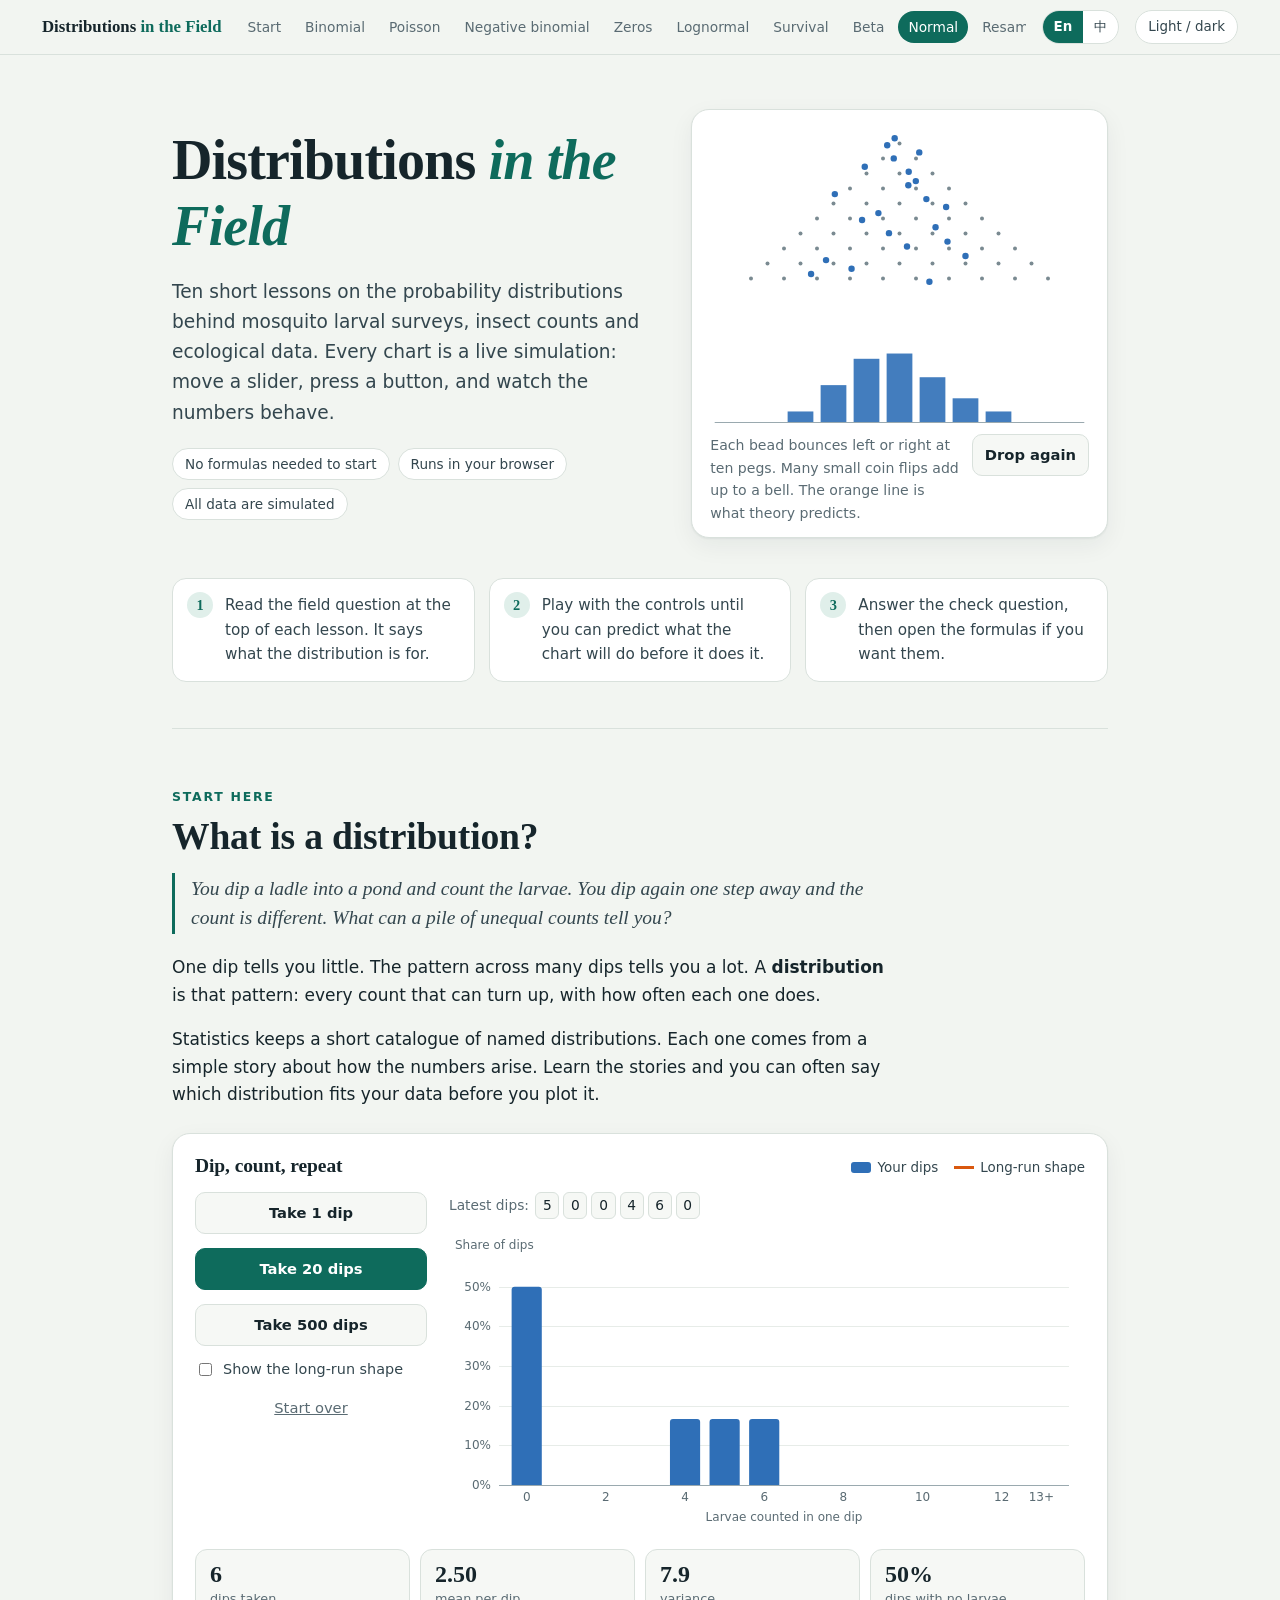
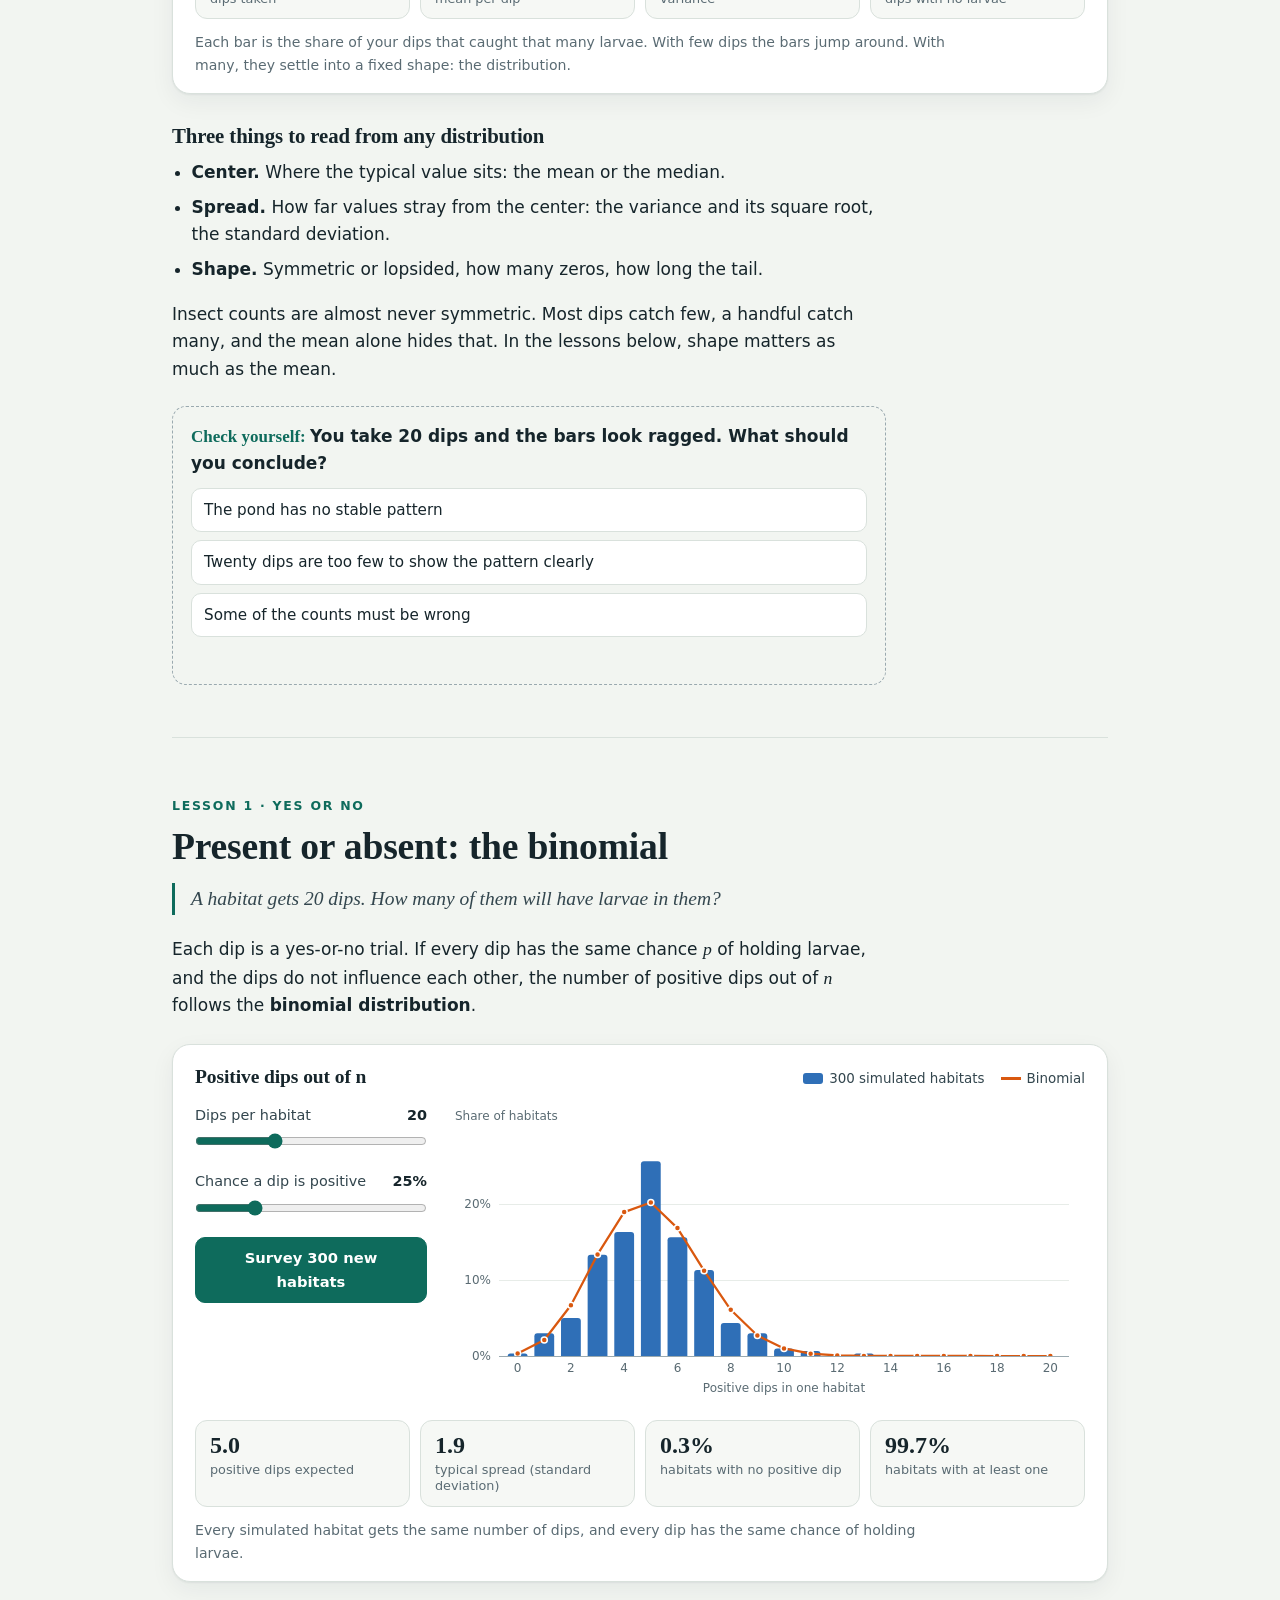
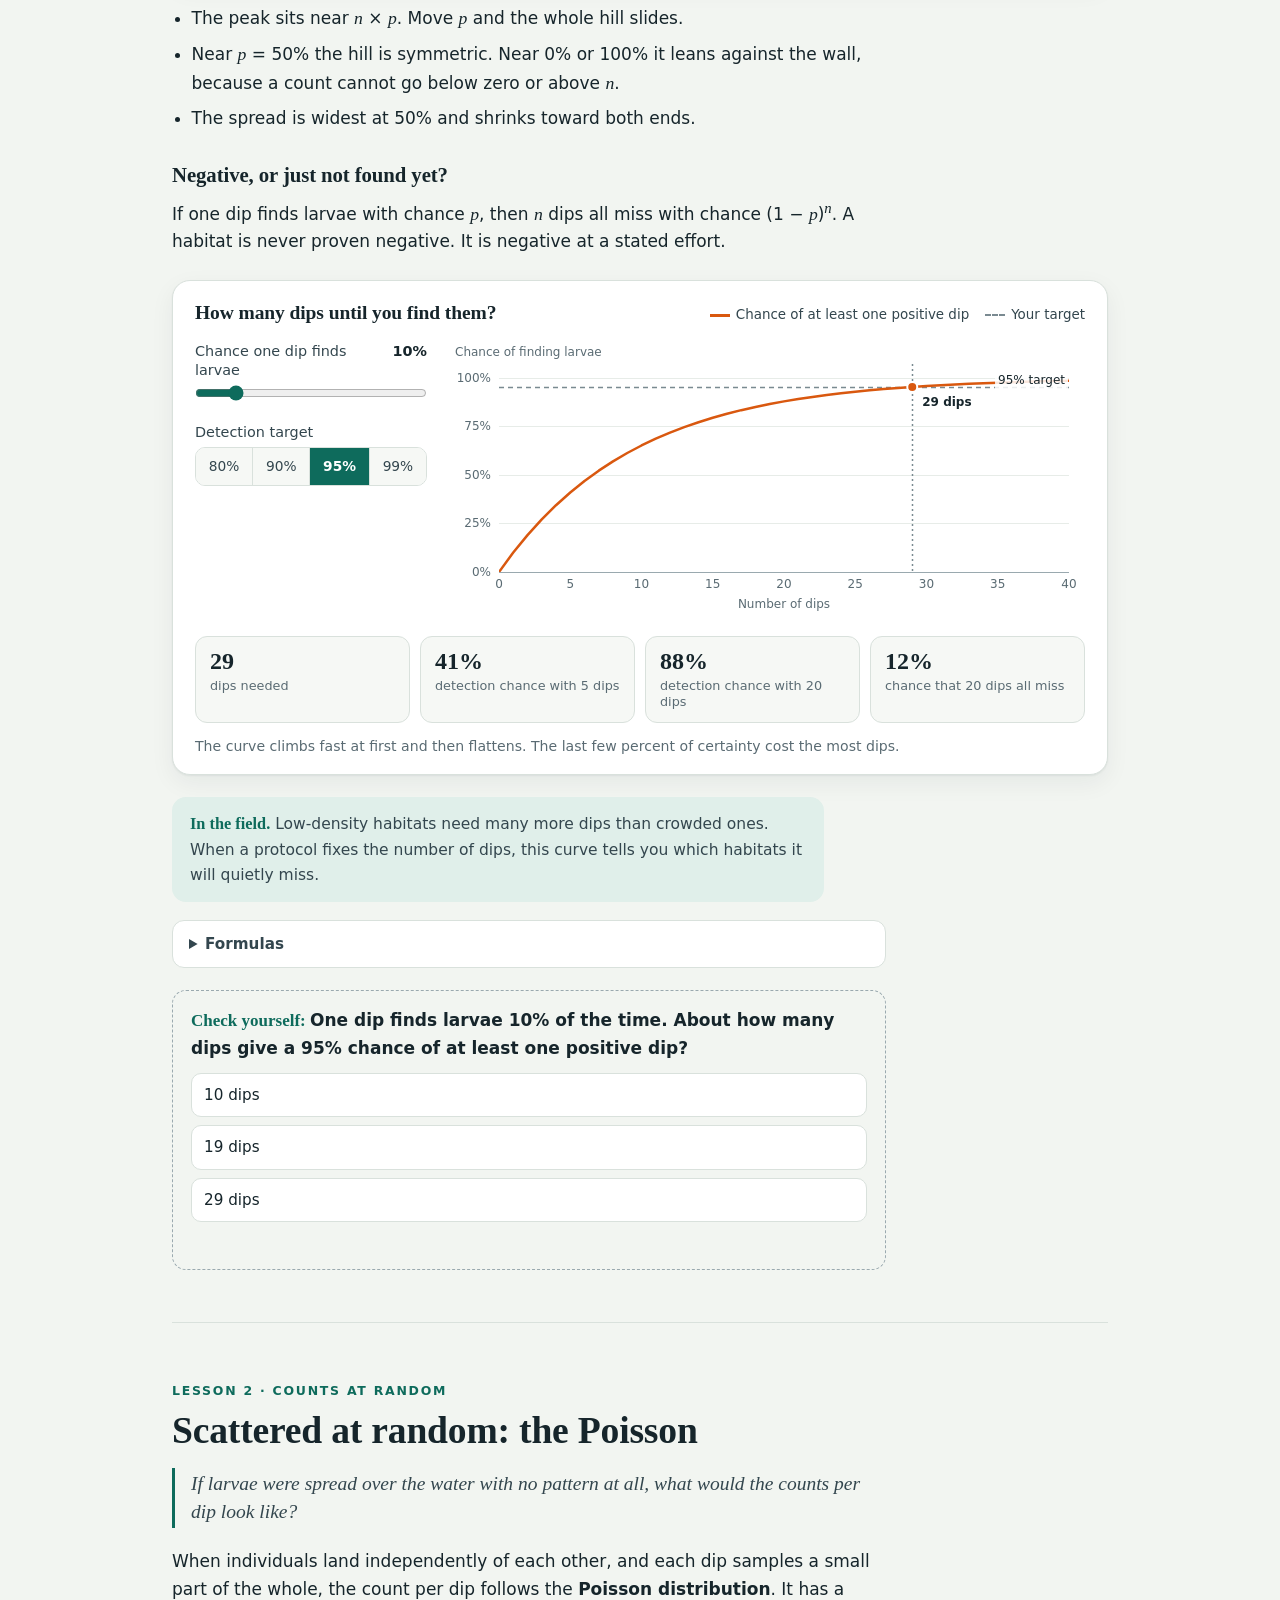
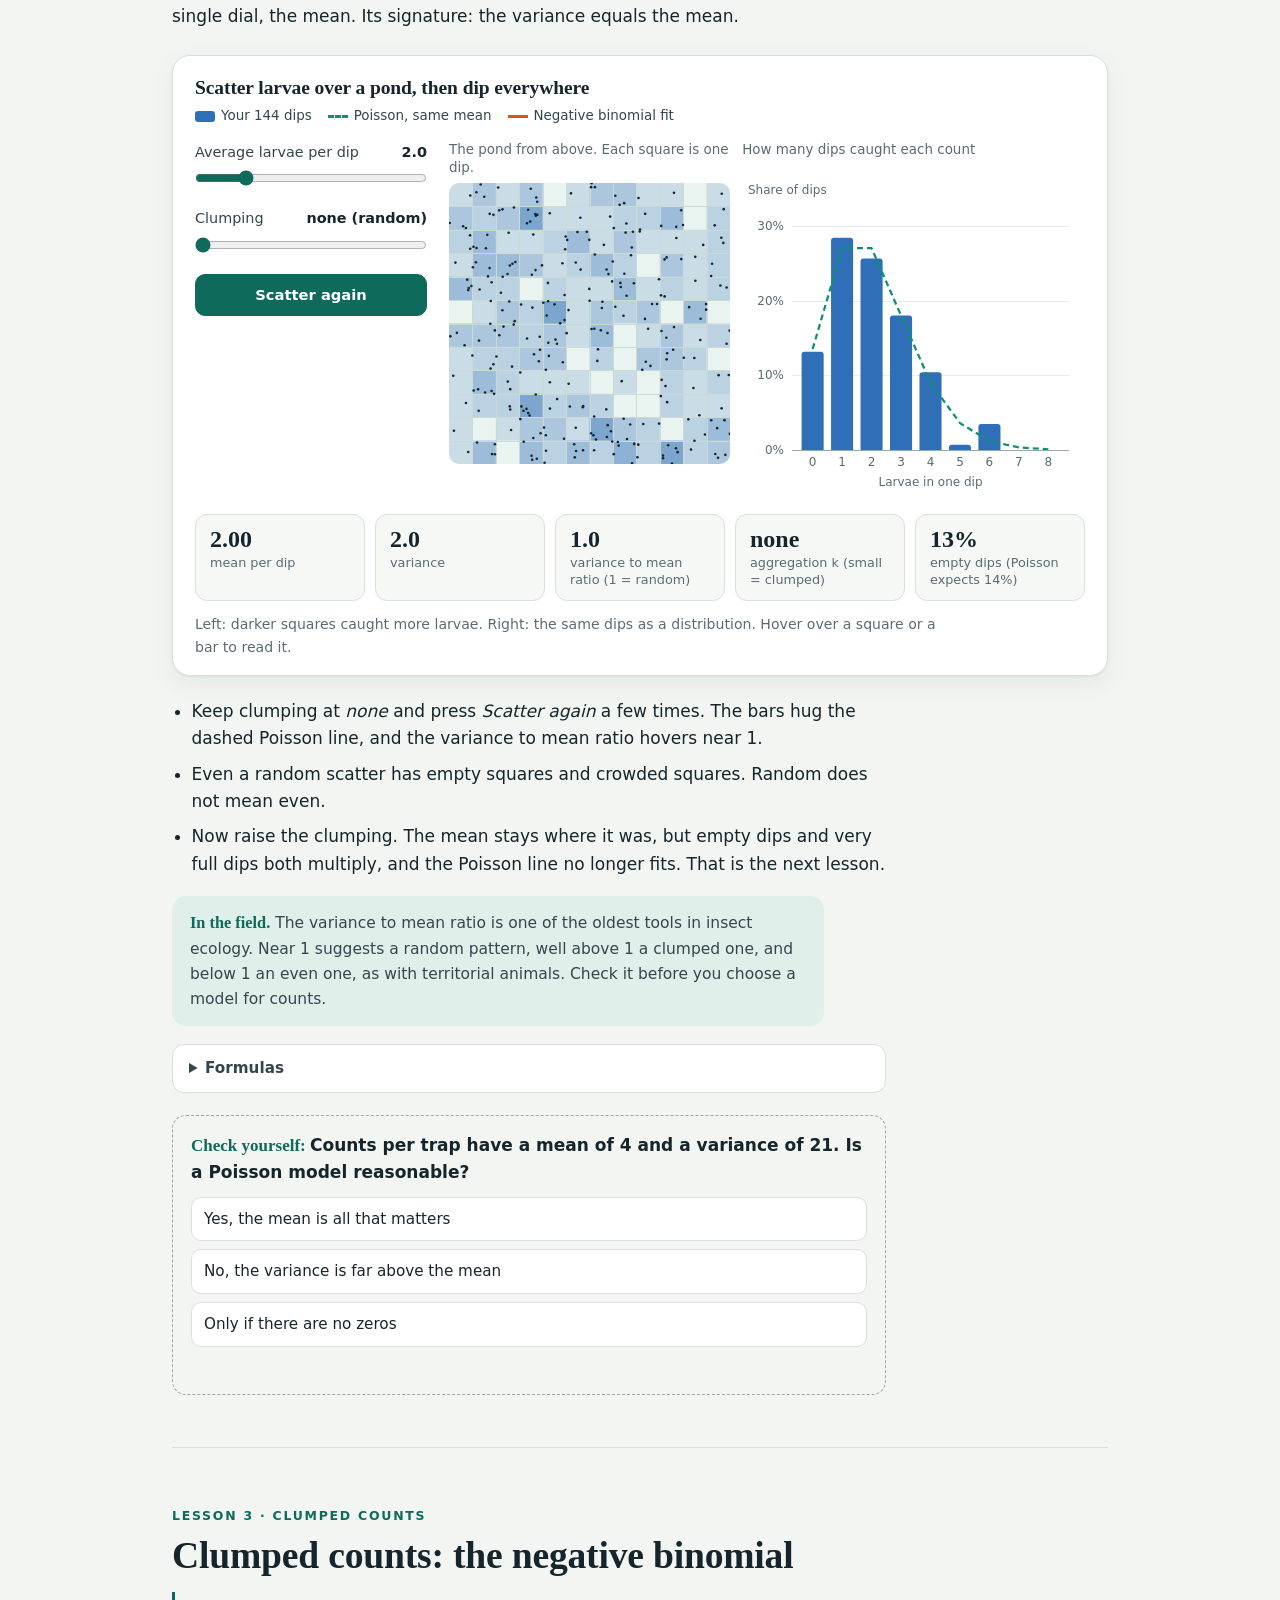
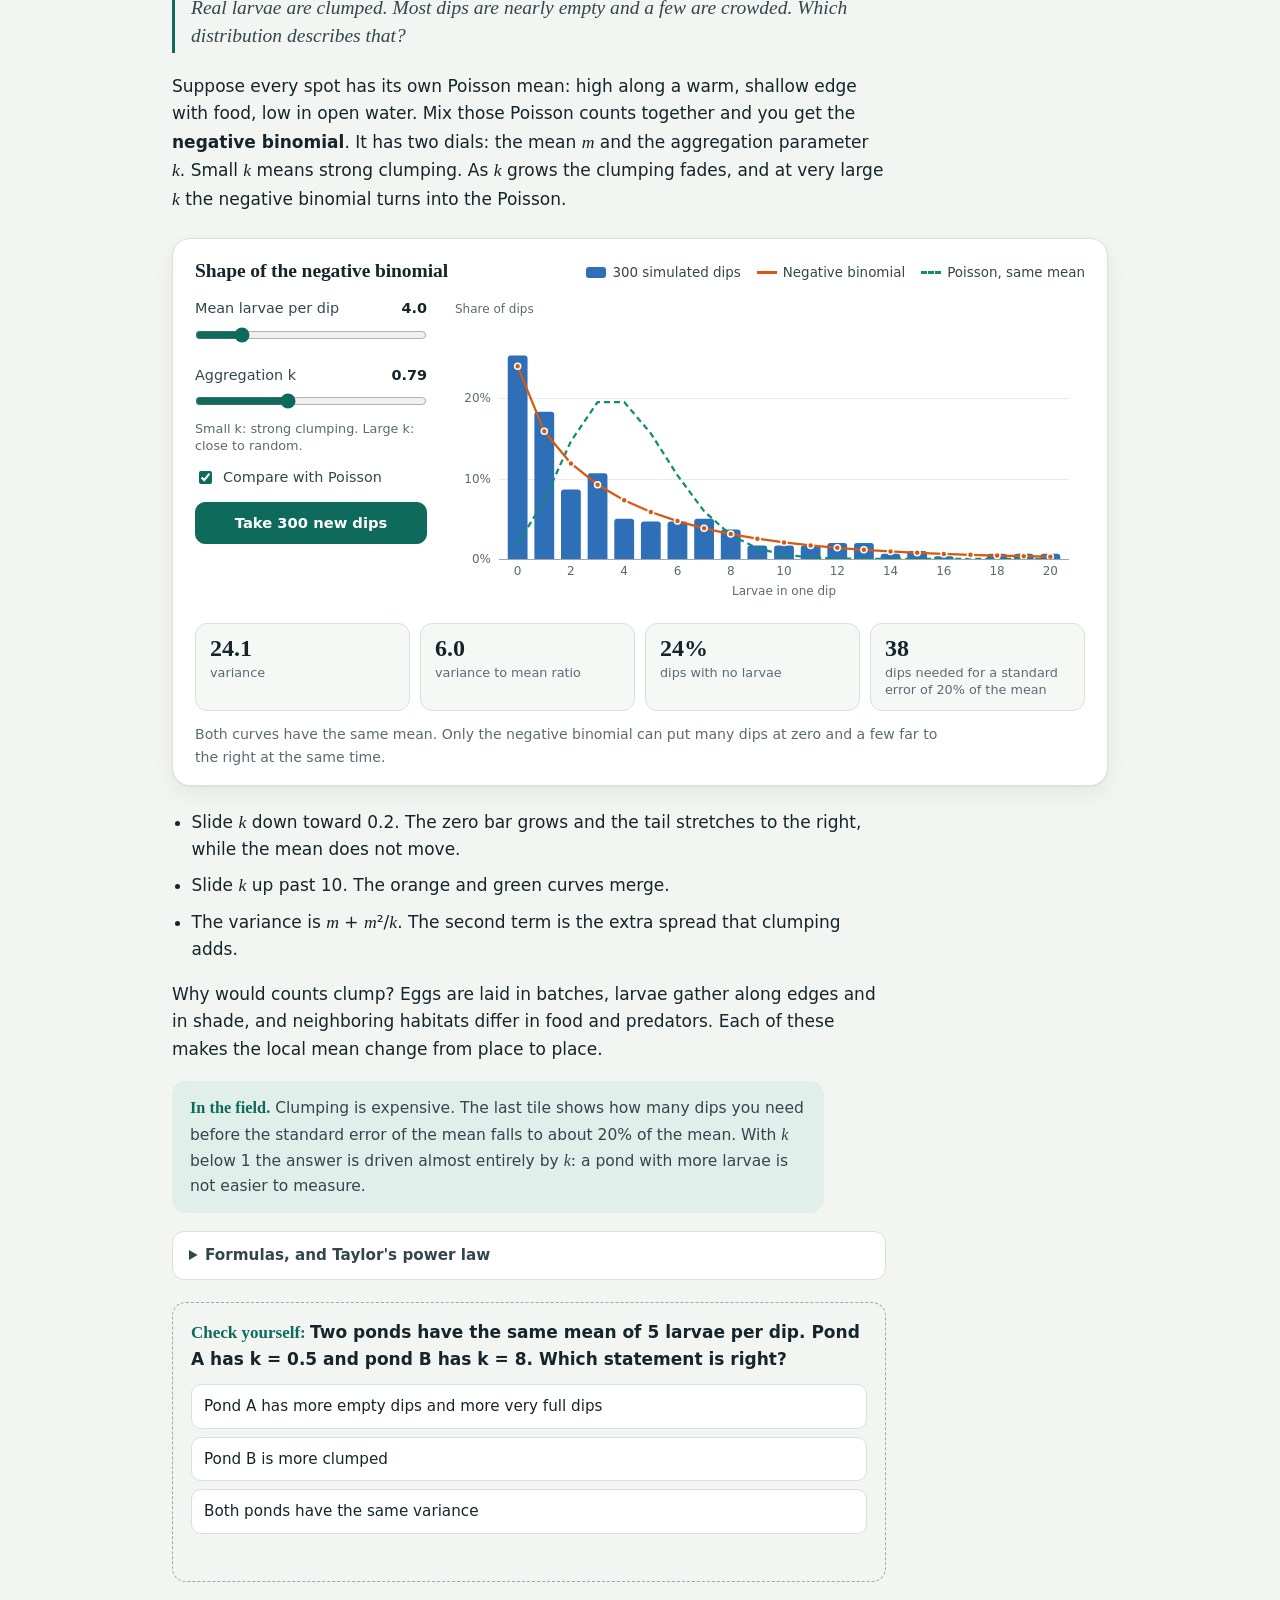
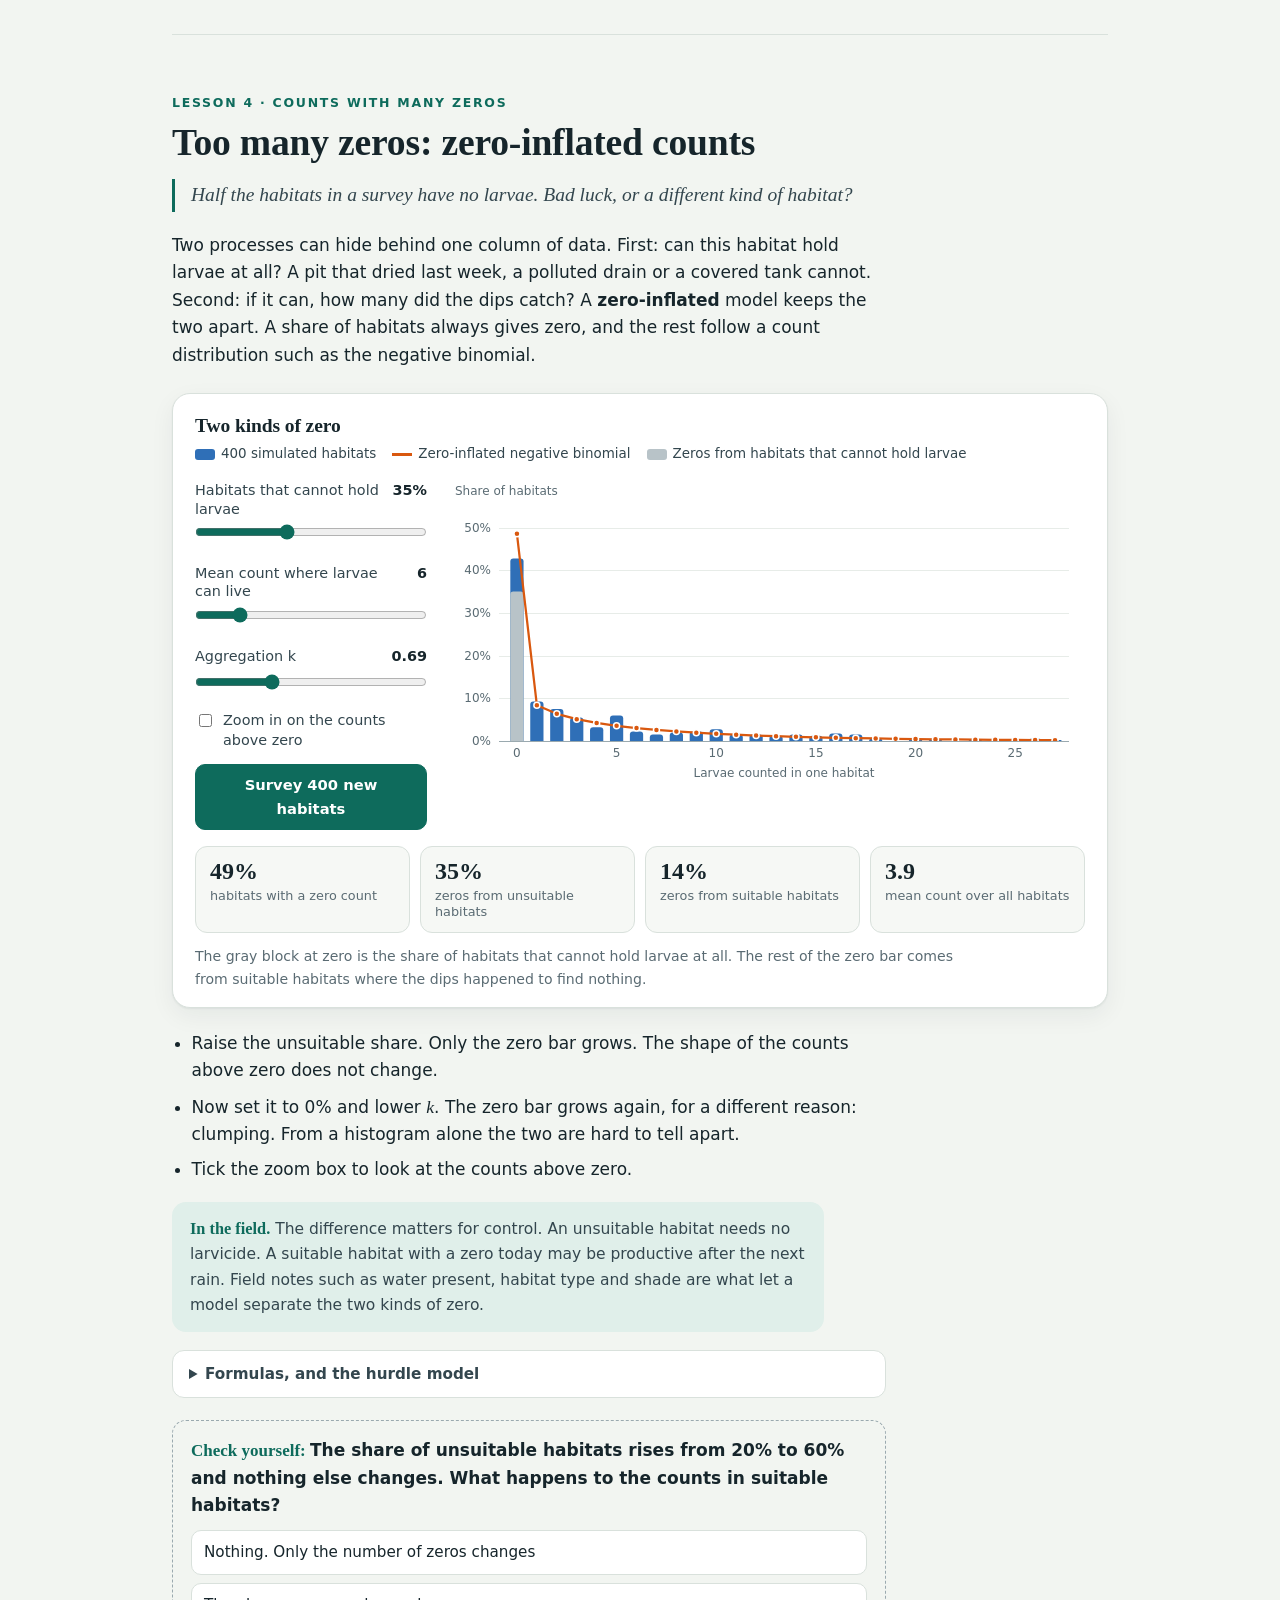
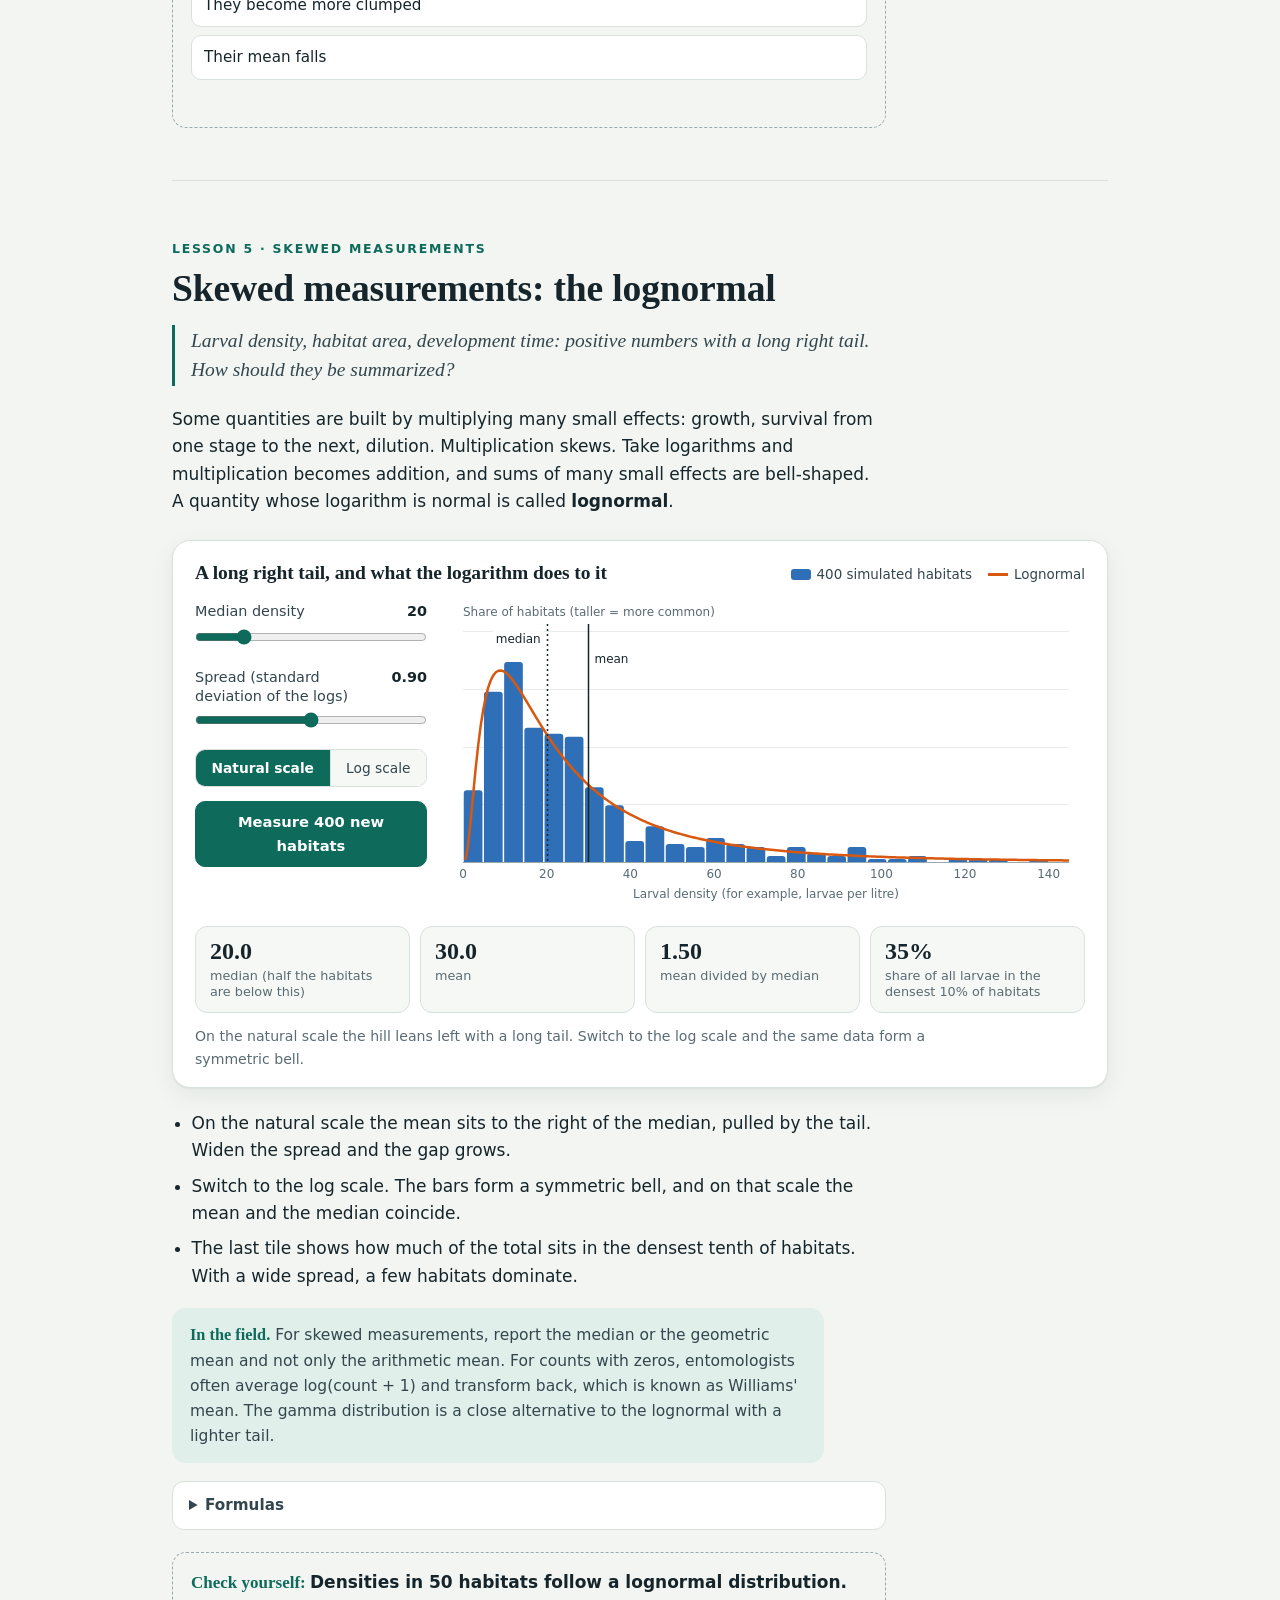
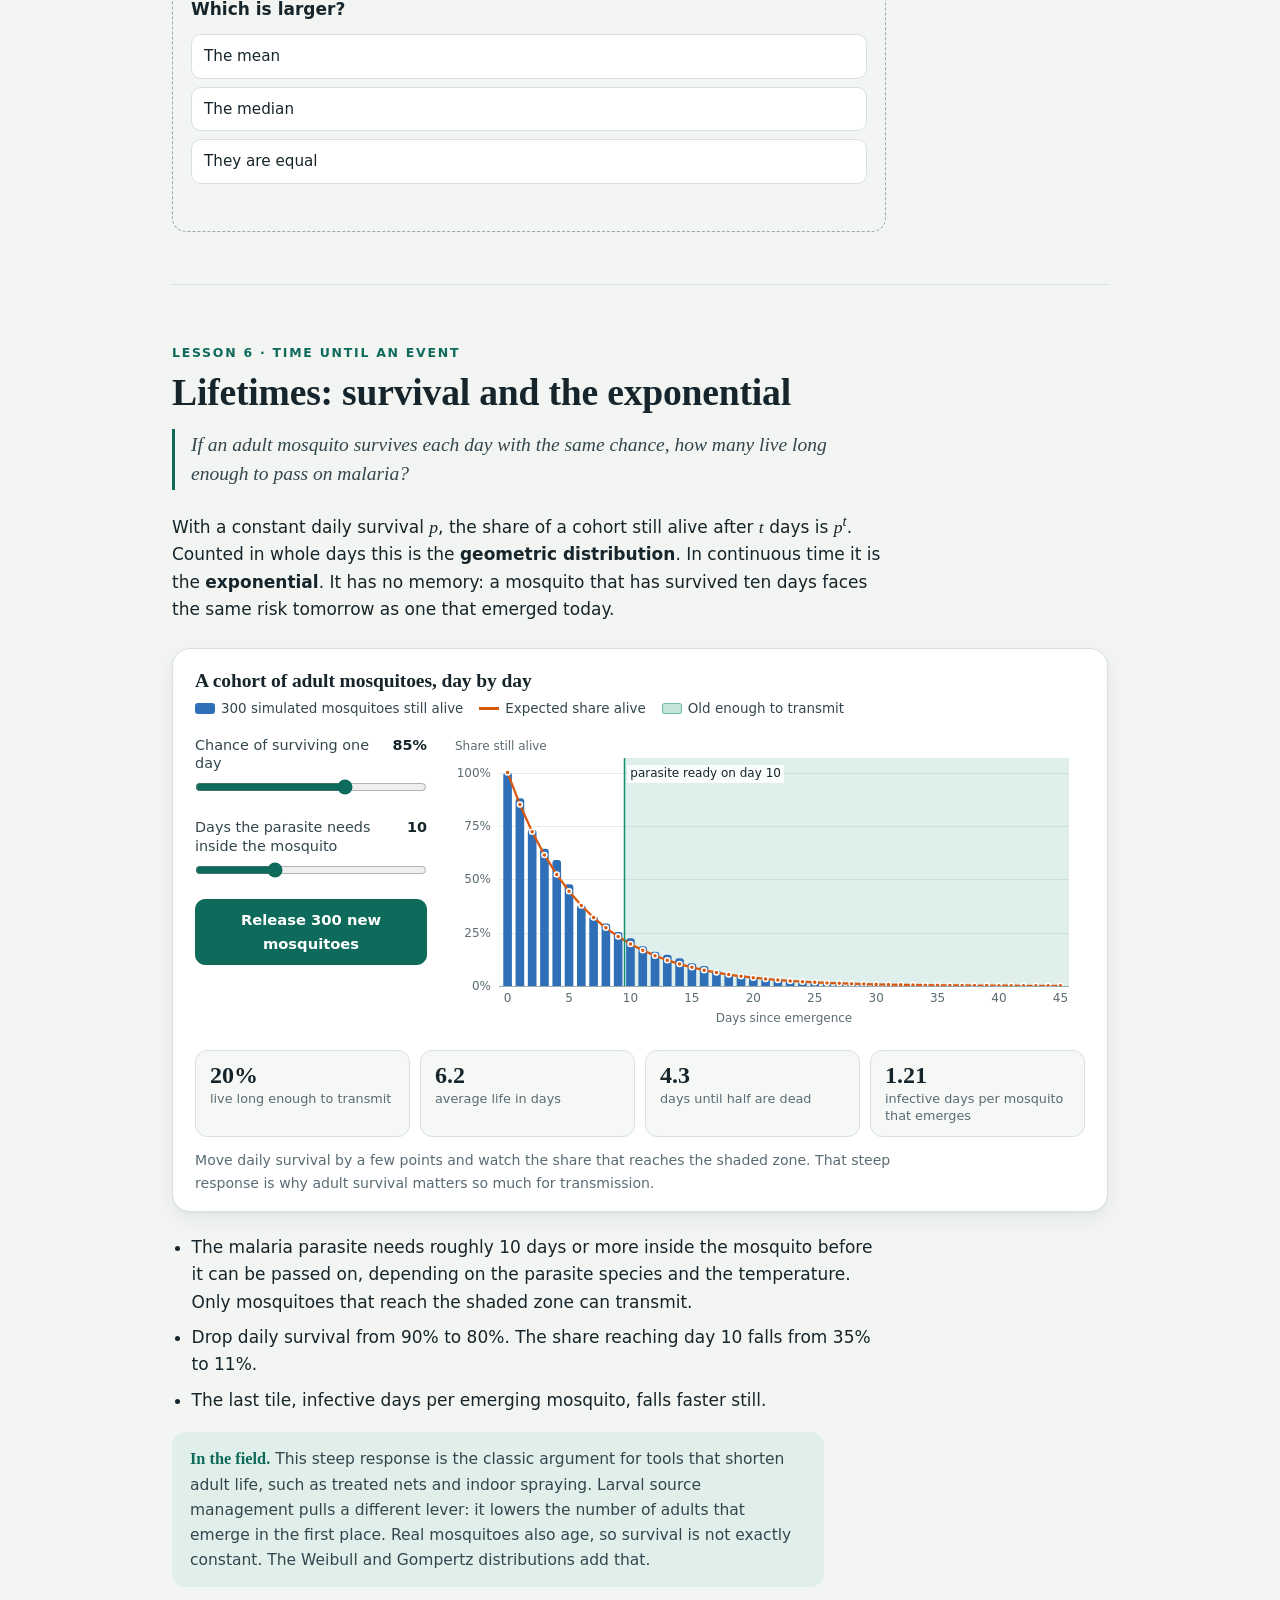
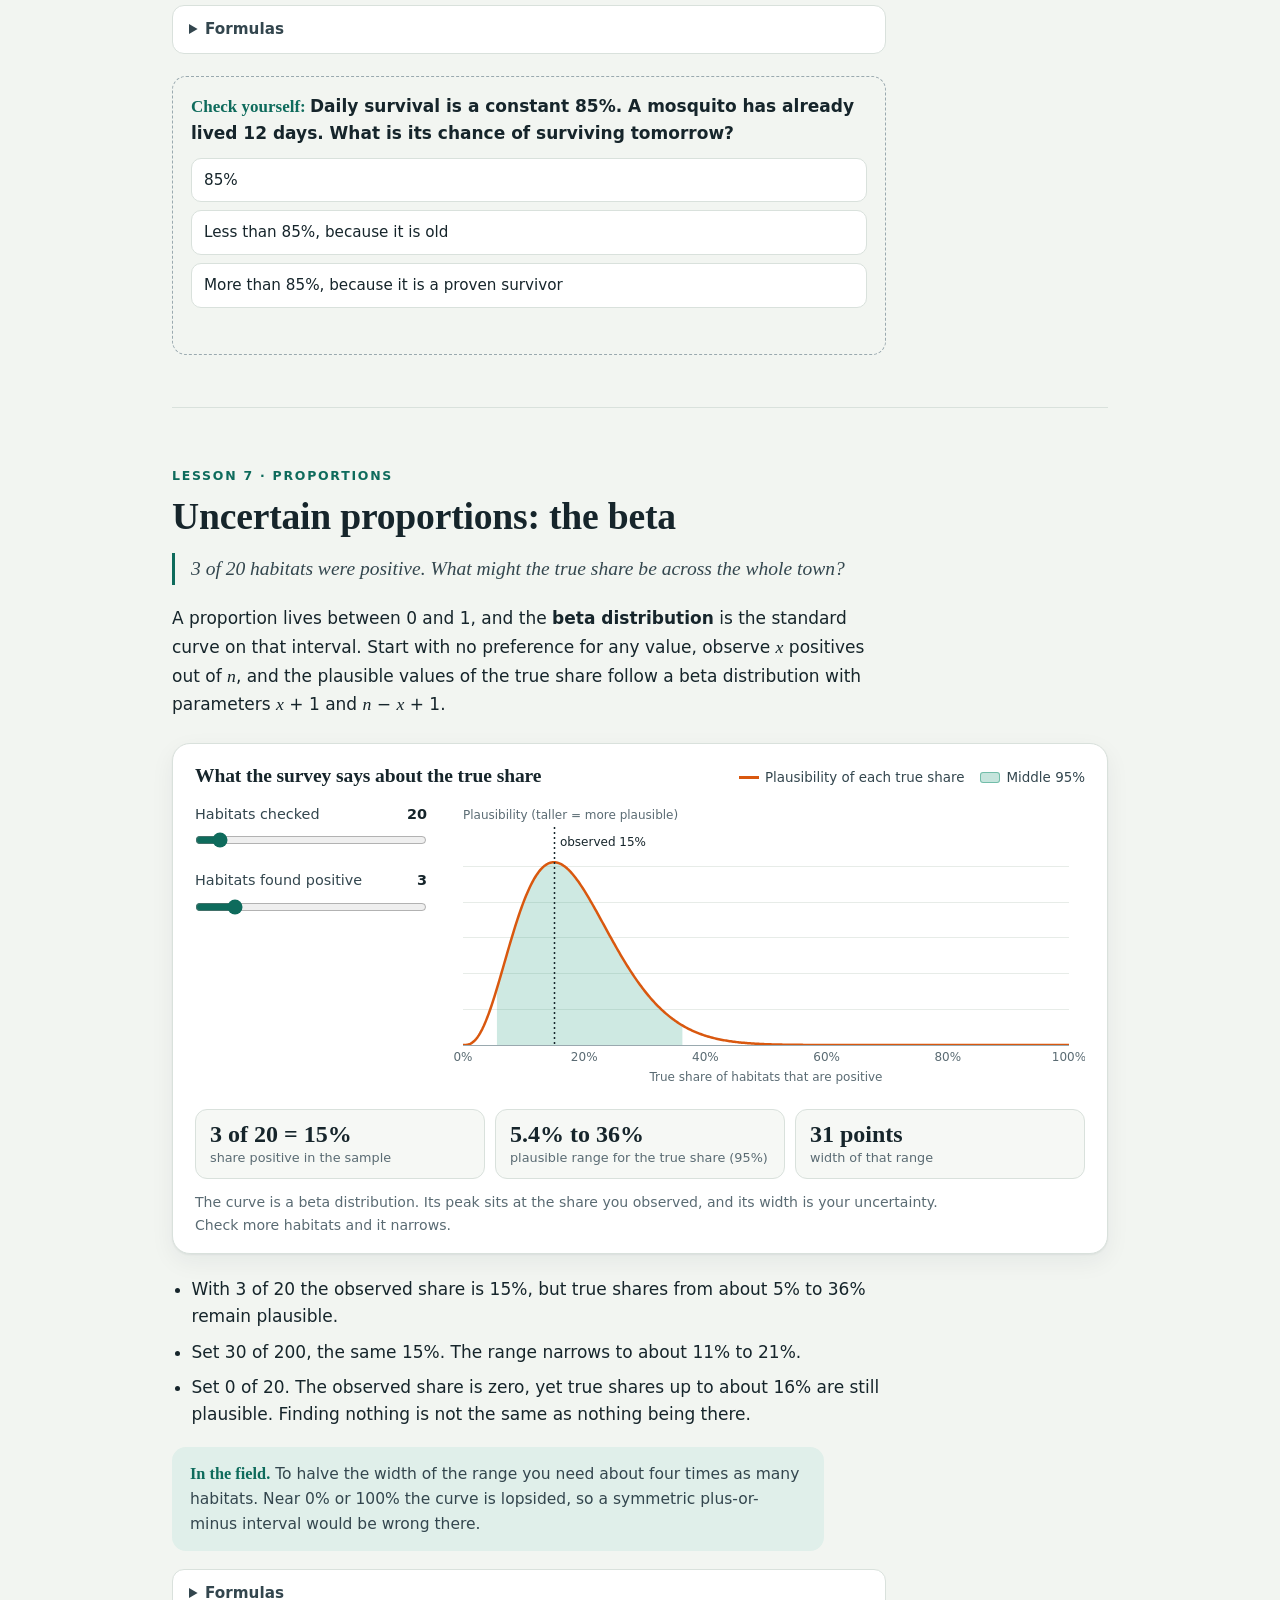
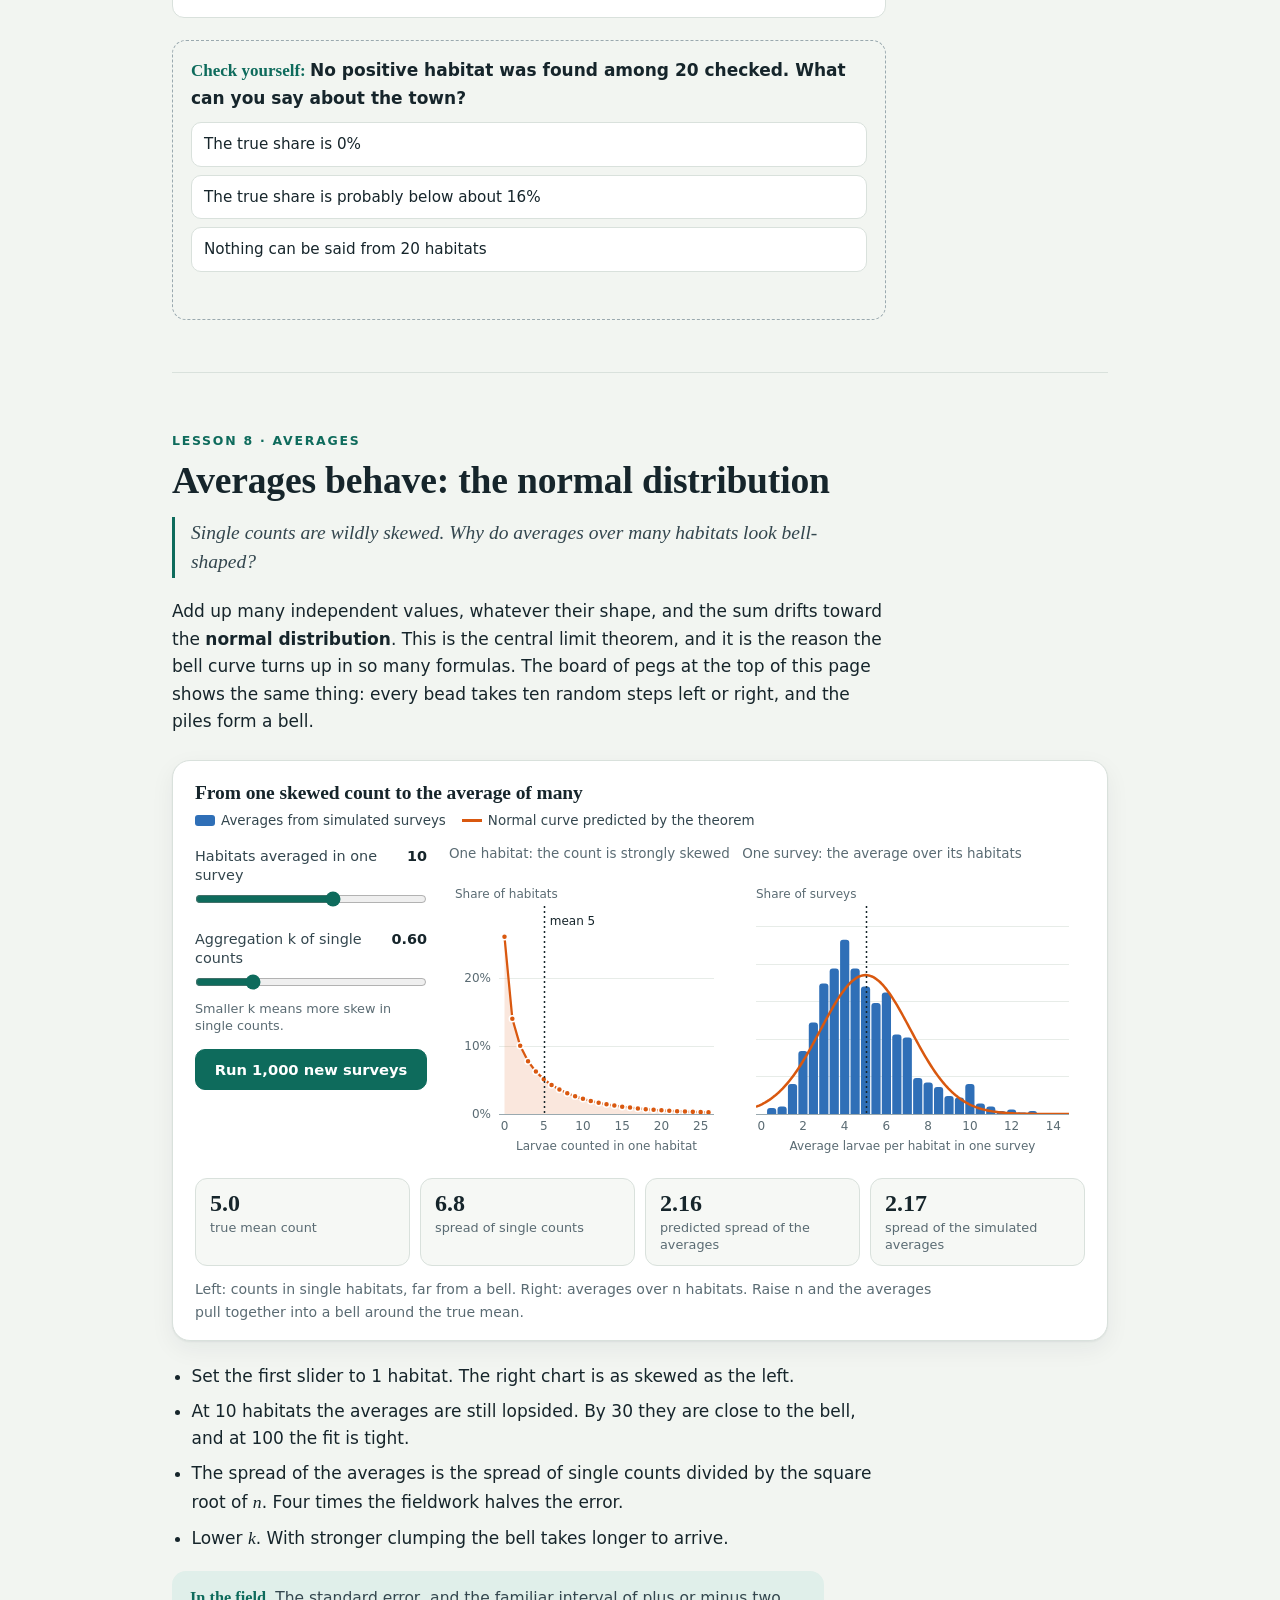
<file: index.html>
<!doctype html>
<html lang="en">
<head>
<meta charset="utf-8">
<meta name="viewport" content="width=device-width, initial-scale=1">
<title>Distributions in the Field</title>
<meta name="description" content="Ten short interactive lessons on the probability distributions behind mosquito larval surveys, insect counts and ecological data. Every chart is a live simulation.">
<link rel="icon" href="data:image/svg+xml,%3Csvg xmlns='http://www.w3.org/2000/svg' viewBox='0 0 32 32'%3E%3Crect width='32' height='32' rx='7' fill='%230E6B5C'/%3E%3Cpath d='M4 25c5 0 6-17 12-17s7 17 12 17' fill='none' stroke='%23fff' stroke-width='3' stroke-linecap='round'/%3E%3C/svg%3E">
<link rel="alternate" hreflang="en" href="https://gladcolor.github.io/distribution-lab/">
<link rel="alternate" hreflang="zh-Hans" href="https://gladcolor.github.io/distribution-lab/zh/">
<link rel="stylesheet" href="style.css">
<script>try { var t = localStorage.getItem('dl-theme'); if (t === 'dark' || t === 'light') document.documentElement.setAttribute('data-theme', t); } catch (e) {}</script>
</head>
<body>
<div class="top">
  <div class="top-in">
    <a class="brand" href="#top">Distributions <span>in the Field</span></a>
    <nav class="toc" aria-label="Lessons">
      <a href="#start">Start</a>
      <a href="#binomial">Binomial</a>
      <a href="#poisson">Poisson</a>
      <a href="#negbin">Negative binomial</a>
      <a href="#zeros">Zeros</a>
      <a href="#lognormal">Lognormal</a>
      <a href="#survival">Survival</a>
      <a href="#beta">Beta</a>
      <a href="#normal">Normal</a>
      <a href="#resampling">Resampling</a>
      <a href="#concentration">Targeting</a>
      <a href="#guide">Field guide</a>
    </nav>
    <div class="lang" role="group" aria-label="Language">
      <a href="#top" lang="en" aria-label="English" aria-current="true">En</a><a href="zh/index.html" lang="zh-Hans" hreflang="zh-Hans" aria-label="中文" title="中文">中</a>
    </div>
    <button id="theme" type="button" aria-label="Switch between light and dark colors"><span class="long">Light / dark</span><span class="short" aria-hidden="true">◐</span></button>
  </div>
</div>

<main class="wrap" id="top">
  <header class="hero">
    <div>
      <h1>Distributions <em>in the Field</em></h1>
      <p class="sub">Ten short lessons on the probability distributions behind mosquito larval surveys, insect counts and ecological data. Every chart is a live simulation: move a slider, press a button, and watch the numbers behave.</p>
      <ul class="badges">
        <li>No formulas needed to start</li>
        <li>Runs in your browser</li>
        <li>All data are simulated</li>
      </ul>
    </div>
    <div class="board">
      <canvas id="galton" role="img" aria-label="Beads fall through ten rows of pegs and pile up in a bell shape"></canvas>
      <p><span>Each bead bounces left or right at ten pegs. Many small coin flips add up to a bell. The orange line is what theory predicts.</span><button class="btn" id="galton-again" type="button">Drop again</button></p>
    </div>
  </header>

  <noscript><p class="fieldnote"><b>JavaScript is off.</b> The text of the lessons is readable, but the charts and simulations need JavaScript to run.</p></noscript>

  <ol class="howto">
    <li>Read the field question at the top of each lesson. It says what the distribution is for.</li>
    <li>Play with the controls until you can predict what the chart will do before it does it.</li>
    <li>Answer the check question, then open the formulas if you want them.</li>
  </ol>

  <!-- ================= START ================= -->
  <section class="lesson" id="start">
    <p class="kicker">Start here</p>
    <h2>What is a distribution?</h2>
    <p class="question">You dip a ladle into a pond and count the larvae. You dip again one step away and the count is different. What can a pile of unequal counts tell you?</p>
    <div class="prose">
      <p>One dip tells you little. The pattern across many dips tells you a lot. A <strong>distribution</strong> is that pattern: every count that can turn up, with how often each one does.</p>
      <p>Statistics keeps a short catalogue of named distributions. Each one comes from a simple story about how the numbers arise. Learn the stories and you can often say which distribution fits your data before you plot it.</p>
    </div>
    <figure class="lab" id="lab-dips"></figure>
    <div class="prose">
      <h3>Three things to read from any distribution</h3>
      <ul>
        <li><strong>Center.</strong> Where the typical value sits: the mean or the median.</li>
        <li><strong>Spread.</strong> How far values stray from the center: the variance and its square root, the standard deviation.</li>
        <li><strong>Shape.</strong> Symmetric or lopsided, how many zeros, how long the tail.</li>
      </ul>
      <p>Insect counts are almost never symmetric. Most dips catch few, a handful catch many, and the mean alone hides that. In the lessons below, shape matters as much as the mean.</p>
    </div>
    <div class="quiz" data-answer="1" data-why="The pond has not changed. Small samples scatter around the underlying distribution, and the scatter shrinks as dips accumulate.">
      <p class="q">You take 20 dips and the bars look ragged. What should you conclude?</p>
      <div class="opts"><button type="button">The pond has no stable pattern</button><button type="button">Twenty dips are too few to show the pattern clearly</button><button type="button">Some of the counts must be wrong</button></div>
      <p class="fb" aria-live="polite"></p>
    </div>
  </section>

  <!-- ================= BINOMIAL ================= -->
  <section class="lesson" id="binomial">
    <p class="kicker">Lesson 1 · yes or no</p>
    <h2>Present or absent: the binomial</h2>
    <p class="question">A habitat gets 20 dips. How many of them will have larvae in them?</p>
    <div class="prose">
      <p>Each dip is a yes-or-no trial. If every dip has the same chance <var>p</var> of holding larvae, and the dips do not influence each other, the number of positive dips out of <var>n</var> follows the <strong>binomial distribution</strong>.</p>
    </div>
    <figure class="lab" id="lab-binom"></figure>
    <div class="prose">
      <ul>
        <li>The peak sits near <var>n</var> × <var>p</var>. Move <var>p</var> and the whole hill slides.</li>
        <li>Near <var>p</var> = 50% the hill is symmetric. Near 0% or 100% it leans against the wall, because a count cannot go below zero or above <var>n</var>.</li>
        <li>The spread is widest at 50% and shrinks toward both ends.</li>
      </ul>
      <h3>Negative, or just not found yet?</h3>
      <p>If one dip finds larvae with chance <var>p</var>, then <var>n</var> dips all miss with chance (1 − <var>p</var>)<sup><var>n</var></sup>. A habitat is never proven negative. It is negative at a stated effort.</p>
    </div>
    <figure class="lab" id="lab-detect"></figure>
    <p class="fieldnote"><b>In the field.</b> Low-density habitats need many more dips than crowded ones. When a protocol fixes the number of dips, this curve tells you which habitats it will quietly miss.</p>
    <details class="math">
      <summary>Formulas</summary>
      <p>Chance of exactly <var>k</var> positives: <span class="f">P(<var>k</var>) = C(<var>n</var>, <var>k</var>) <var>p</var><sup><var>k</var></sup> (1 − <var>p</var>)<sup><var>n</var> − <var>k</var></sup></span></p>
      <p>Mean <span class="f"><var>n p</var></span>, variance <span class="f"><var>n p</var> (1 − <var>p</var>)</span>.</p>
      <p>Chance of at least one positive: <span class="f">1 − (1 − <var>p</var>)<sup><var>n</var></sup></span>. Dips needed for a target: <span class="f"><var>n</var> ≥ ln(1 − target) / ln(1 − <var>p</var>)</span>.</p>
    </details>
    <div class="quiz" data-answer="2" data-why="0.9 to the power 29 is just under 0.05, so 29 dips leave less than a 5% chance of missing every time. Ten dips still miss 35% of the time.">
      <p class="q">One dip finds larvae 10% of the time. About how many dips give a 95% chance of at least one positive dip?</p>
      <div class="opts"><button type="button">10 dips</button><button type="button">19 dips</button><button type="button">29 dips</button></div>
      <p class="fb" aria-live="polite"></p>
    </div>
  </section>

  <!-- ================= POISSON ================= -->
  <section class="lesson" id="poisson">
    <p class="kicker">Lesson 2 · counts at random</p>
    <h2>Scattered at random: the Poisson</h2>
    <p class="question">If larvae were spread over the water with no pattern at all, what would the counts per dip look like?</p>
    <div class="prose">
      <p>When individuals land independently of each other, and each dip samples a small part of the whole, the count per dip follows the <strong>Poisson distribution</strong>. It has a single dial, the mean. Its signature: the variance equals the mean.</p>
    </div>
    <figure class="lab" id="lab-field"></figure>
    <div class="prose">
      <ul>
        <li>Keep clumping at <em>none</em> and press <em>Scatter again</em> a few times. The bars hug the dashed Poisson line, and the variance to mean ratio hovers near 1.</li>
        <li>Even a random scatter has empty squares and crowded squares. Random does not mean even.</li>
        <li>Now raise the clumping. The mean stays where it was, but empty dips and very full dips both multiply, and the Poisson line no longer fits. That is the next lesson.</li>
      </ul>
    </div>
    <p class="fieldnote"><b>In the field.</b> The variance to mean ratio is one of the oldest tools in insect ecology. Near 1 suggests a random pattern, well above 1 a clumped one, and below 1 an even one, as with territorial animals. Check it before you choose a model for counts.</p>
    <details class="math">
      <summary>Formulas</summary>
      <p>Chance of exactly <var>k</var>: <span class="f">P(<var>k</var>) = λ<sup><var>k</var></sup> e<sup>−λ</sup> / <var>k</var>!</span>, where λ is the mean.</p>
      <p>Mean λ, variance λ. Chance of an empty dip: <span class="f">e<sup>−λ</sup></span>.</p>
    </details>
    <div class="quiz" data-answer="1" data-why="A Poisson count has a variance equal to its mean. A ratio above 5 signals clumping, and the negative binomial is the usual next step.">
      <p class="q">Counts per trap have a mean of 4 and a variance of 21. Is a Poisson model reasonable?</p>
      <div class="opts"><button type="button">Yes, the mean is all that matters</button><button type="button">No, the variance is far above the mean</button><button type="button">Only if there are no zeros</button></div>
      <p class="fb" aria-live="polite"></p>
    </div>
  </section>

  <!-- ================= NEGATIVE BINOMIAL ================= -->
  <section class="lesson" id="negbin">
    <p class="kicker">Lesson 3 · clumped counts</p>
    <h2>Clumped counts: the negative binomial</h2>
    <p class="question">Real larvae are clumped. Most dips are nearly empty and a few are crowded. Which distribution describes that?</p>
    <div class="prose">
      <p>Suppose every spot has its own Poisson mean: high along a warm, shallow edge with food, low in open water. Mix those Poisson counts together and you get the <strong>negative binomial</strong>. It has two dials: the mean <var>m</var> and the aggregation parameter <var>k</var>. Small <var>k</var> means strong clumping. As <var>k</var> grows the clumping fades, and at very large <var>k</var> the negative binomial turns into the Poisson.</p>
    </div>
    <figure class="lab" id="lab-nb"></figure>
    <div class="prose">
      <ul>
        <li>Slide <var>k</var> down toward 0.2. The zero bar grows and the tail stretches to the right, while the mean does not move.</li>
        <li>Slide <var>k</var> up past 10. The orange and green curves merge.</li>
        <li>The variance is <var>m</var> + <var>m</var>²/<var>k</var>. The second term is the extra spread that clumping adds.</li>
      </ul>
      <p>Why would counts clump? Eggs are laid in batches, larvae gather along edges and in shade, and neighboring habitats differ in food and predators. Each of these makes the local mean change from place to place.</p>
    </div>
    <p class="fieldnote"><b>In the field.</b> Clumping is expensive. The last tile shows how many dips you need before the standard error of the mean falls to about 20% of the mean. With <var>k</var> below 1 the answer is driven almost entirely by <var>k</var>: a pond with more larvae is not easier to measure.</p>
    <details class="math">
      <summary>Formulas, and Taylor's power law</summary>
      <p>Mean <var>m</var>, variance <span class="f"><var>m</var> + <var>m</var>² / <var>k</var></span>. Chance of an empty dip: <span class="f">(1 + <var>m</var> / <var>k</var>)<sup>−<var>k</var></sup></span>.</p>
      <p>Dips needed for a standard error that is a fraction <var>D</var> of the mean: <span class="f"><var>n</var> = (1 / <var>m</var> + 1 / <var>k</var>) / <var>D</var>²</span>.</p>
      <p>Across many sites, the variance tends to rise with the mean as a power law, <span class="f"><var>s</var>² = <var>a</var> <var>m</var><sup><var>b</var></sup></span>, with <var>b</var> usually between 1 (random) and 2 (clumping that grows in step with the mean). This is Taylor's power law.</p>
    </details>
    <div class="quiz" data-answer="0" data-why="Small k means strong clumping. The variance is 5 + 25/0.5 = 55 in pond A against 5 + 25/8 = 8.1 in pond B.">
      <p class="q">Two ponds have the same mean of 5 larvae per dip. Pond A has k = 0.5 and pond B has k = 8. Which statement is right?</p>
      <div class="opts"><button type="button">Pond A has more empty dips and more very full dips</button><button type="button">Pond B is more clumped</button><button type="button">Both ponds have the same variance</button></div>
      <p class="fb" aria-live="polite"></p>
    </div>
  </section>

  <!-- ================= ZEROS ================= -->
  <section class="lesson" id="zeros">
    <p class="kicker">Lesson 4 · counts with many zeros</p>
    <h2>Too many zeros: zero-inflated counts</h2>
    <p class="question">Half the habitats in a survey have no larvae. Bad luck, or a different kind of habitat?</p>
    <div class="prose">
      <p>Two processes can hide behind one column of data. First: can this habitat hold larvae at all? A pit that dried last week, a polluted drain or a covered tank cannot. Second: if it can, how many did the dips catch? A <strong>zero-inflated</strong> model keeps the two apart. A share of habitats always gives zero, and the rest follow a count distribution such as the negative binomial.</p>
    </div>
    <figure class="lab" id="lab-zi"></figure>
    <div class="prose">
      <ul>
        <li>Raise the unsuitable share. Only the zero bar grows. The shape of the counts above zero does not change.</li>
        <li>Now set it to 0% and lower <var>k</var>. The zero bar grows again, for a different reason: clumping. From a histogram alone the two are hard to tell apart.</li>
        <li>Tick the zoom box to look at the counts above zero.</li>
      </ul>
    </div>
    <p class="fieldnote"><b>In the field.</b> The difference matters for control. An unsuitable habitat needs no larvicide. A suitable habitat with a zero today may be productive after the next rain. Field notes such as water present, habitat type and shade are what let a model separate the two kinds of zero.</p>
    <details class="math">
      <summary>Formulas, and the hurdle model</summary>
      <p>With a share π of unsuitable habitats: chance of a zero <span class="f">π + (1 − π) (1 + <var>m</var> / <var>k</var>)<sup>−<var>k</var></sup></span>, mean over all habitats <span class="f">(1 − π) <var>m</var></span>.</p>
      <p>A close cousin, the hurdle model, treats all zeros as one group and models the positive counts separately. It answers a slightly different question: is anything there, and if so, how much?</p>
    </details>
    <div class="quiz" data-answer="0" data-why="Zero inflation adds habitats that always give zero. The count distribution among suitable habitats is untouched, although the mean over all habitats falls.">
      <p class="q">The share of unsuitable habitats rises from 20% to 60% and nothing else changes. What happens to the counts in suitable habitats?</p>
      <div class="opts"><button type="button">Nothing. Only the number of zeros changes</button><button type="button">They become more clumped</button><button type="button">Their mean falls</button></div>
      <p class="fb" aria-live="polite"></p>
    </div>
  </section>

  <!-- ================= LOGNORMAL ================= -->
  <section class="lesson" id="lognormal">
    <p class="kicker">Lesson 5 · skewed measurements</p>
    <h2>Skewed measurements: the lognormal</h2>
    <p class="question">Larval density, habitat area, development time: positive numbers with a long right tail. How should they be summarized?</p>
    <div class="prose">
      <p>Some quantities are built by multiplying many small effects: growth, survival from one stage to the next, dilution. Multiplication skews. Take logarithms and multiplication becomes addition, and sums of many small effects are bell-shaped. A quantity whose logarithm is normal is called <strong>lognormal</strong>.</p>
    </div>
    <figure class="lab" id="lab-lognormal"></figure>
    <div class="prose">
      <ul>
        <li>On the natural scale the mean sits to the right of the median, pulled by the tail. Widen the spread and the gap grows.</li>
        <li>Switch to the log scale. The bars form a symmetric bell, and on that scale the mean and the median coincide.</li>
        <li>The last tile shows how much of the total sits in the densest tenth of habitats. With a wide spread, a few habitats dominate.</li>
      </ul>
    </div>
    <p class="fieldnote"><b>In the field.</b> For skewed measurements, report the median or the geometric mean and not only the arithmetic mean. For counts with zeros, entomologists often average log(count + 1) and transform back, which is known as Williams' mean. The gamma distribution is a close alternative to the lognormal with a lighter tail.</p>
    <details class="math">
      <summary>Formulas</summary>
      <p>If ln <var>X</var> is normal with mean μ and standard deviation σ: median <span class="f">e<sup>μ</sup></span>, mean <span class="f">e<sup>μ + σ²/2</sup></span>, coefficient of variation <span class="f">√(e<sup>σ²</sup> − 1)</span>.</p>
    </details>
    <div class="quiz" data-answer="0" data-why="The long right tail pulls the mean above the median. On the log scale the two would be equal.">
      <p class="q">Densities in 50 habitats follow a lognormal distribution. Which is larger?</p>
      <div class="opts"><button type="button">The mean</button><button type="button">The median</button><button type="button">They are equal</button></div>
      <p class="fb" aria-live="polite"></p>
    </div>
  </section>

  <!-- ================= SURVIVAL ================= -->
  <section class="lesson" id="survival">
    <p class="kicker">Lesson 6 · time until an event</p>
    <h2>Lifetimes: survival and the exponential</h2>
    <p class="question">If an adult mosquito survives each day with the same chance, how many live long enough to pass on malaria?</p>
    <div class="prose">
      <p>With a constant daily survival <var>p</var>, the share of a cohort still alive after <var>t</var> days is <var>p</var><sup><var>t</var></sup>. Counted in whole days this is the <strong>geometric distribution</strong>. In continuous time it is the <strong>exponential</strong>. It has no memory: a mosquito that has survived ten days faces the same risk tomorrow as one that emerged today.</p>
    </div>
    <figure class="lab" id="lab-survival"></figure>
    <div class="prose">
      <ul>
        <li>The malaria parasite needs roughly 10 days or more inside the mosquito before it can be passed on, depending on the parasite species and the temperature. Only mosquitoes that reach the shaded zone can transmit.</li>
        <li>Drop daily survival from 90% to 80%. The share reaching day 10 falls from 35% to 11%.</li>
        <li>The last tile, infective days per emerging mosquito, falls faster still.</li>
      </ul>
    </div>
    <p class="fieldnote"><b>In the field.</b> This steep response is the classic argument for tools that shorten adult life, such as treated nets and indoor spraying. Larval source management pulls a different lever: it lowers the number of adults that emerge in the first place. Real mosquitoes also age, so survival is not exactly constant. The Weibull and Gompertz distributions add that.</p>
    <details class="math">
      <summary>Formulas</summary>
      <p>Share alive after <var>t</var> days: <span class="f"><var>p</var><sup><var>t</var></sup></span>. Average life: <span class="f">1 / (−ln <var>p</var>)</span> days.</p>
      <p>Expected infective life per emerging mosquito, with an incubation period of <var>n</var> days: <span class="f"><var>p</var><sup><var>n</var></sup> / (−ln <var>p</var>)</span>.</p>
    </details>
    <div class="quiz" data-answer="0" data-why="A constant daily survival has no memory. Real mosquitoes do age, which is why this model is a first approximation.">
      <p class="q">Daily survival is a constant 85%. A mosquito has already lived 12 days. What is its chance of surviving tomorrow?</p>
      <div class="opts"><button type="button">85%</button><button type="button">Less than 85%, because it is old</button><button type="button">More than 85%, because it is a proven survivor</button></div>
      <p class="fb" aria-live="polite"></p>
    </div>
  </section>

  <!-- ================= BETA ================= -->
  <section class="lesson" id="beta">
    <p class="kicker">Lesson 7 · proportions</p>
    <h2>Uncertain proportions: the beta</h2>
    <p class="question">3 of 20 habitats were positive. What might the true share be across the whole town?</p>
    <div class="prose">
      <p>A proportion lives between 0 and 1, and the <strong>beta distribution</strong> is the standard curve on that interval. Start with no preference for any value, observe <var>x</var> positives out of <var>n</var>, and the plausible values of the true share follow a beta distribution with parameters <var>x</var> + 1 and <var>n</var> − <var>x</var> + 1.</p>
    </div>
    <figure class="lab" id="lab-beta"></figure>
    <div class="prose">
      <ul>
        <li>With 3 of 20 the observed share is 15%, but true shares from about 5% to 36% remain plausible.</li>
        <li>Set 30 of 200, the same 15%. The range narrows to about 11% to 21%.</li>
        <li>Set 0 of 20. The observed share is zero, yet true shares up to about 16% are still plausible. Finding nothing is not the same as nothing being there.</li>
      </ul>
    </div>
    <p class="fieldnote"><b>In the field.</b> To halve the width of the range you need about four times as many habitats. Near 0% or 100% the curve is lopsided, so a symmetric plus-or-minus interval would be wrong there.</p>
    <details class="math">
      <summary>Formulas</summary>
      <p>Beta(<var>a</var>, <var>b</var>) has mean <span class="f"><var>a</var> / (<var>a</var> + <var>b</var>)</span>. After <var>x</var> positives in <var>n</var> habitats, starting from a flat curve: <span class="f">Beta(<var>x</var> + 1, <var>n</var> − <var>x</var> + 1)</span>.</p>
    </details>
    <div class="quiz" data-answer="1" data-why="Zero of 20 rules out high shares but not low ones. Starting from a flat curve, almost all of the plausibility lies below about 16%.">
      <p class="q">No positive habitat was found among 20 checked. What can you say about the town?</p>
      <div class="opts"><button type="button">The true share is 0%</button><button type="button">The true share is probably below about 16%</button><button type="button">Nothing can be said from 20 habitats</button></div>
      <p class="fb" aria-live="polite"></p>
    </div>
  </section>

  <!-- ================= NORMAL ================= -->
  <section class="lesson" id="normal">
    <p class="kicker">Lesson 8 · averages</p>
    <h2>Averages behave: the normal distribution</h2>
    <p class="question">Single counts are wildly skewed. Why do averages over many habitats look bell-shaped?</p>
    <div class="prose">
      <p>Add up many independent values, whatever their shape, and the sum drifts toward the <strong>normal distribution</strong>. This is the central limit theorem, and it is the reason the bell curve turns up in so many formulas. The board of pegs at the top of this page shows the same thing: every bead takes ten random steps left or right, and the piles form a bell.</p>
    </div>
    <figure class="lab" id="lab-clt"></figure>
    <div class="prose">
      <ul>
        <li>Set the first slider to 1 habitat. The right chart is as skewed as the left.</li>
        <li>At 10 habitats the averages are still lopsided. By 30 they are close to the bell, and at 100 the fit is tight.</li>
        <li>The spread of the averages is the spread of single counts divided by the square root of <var>n</var>. Four times the fieldwork halves the error.</li>
        <li>Lower <var>k</var>. With stronger clumping the bell takes longer to arrive.</li>
      </ul>
    </div>
    <p class="fieldnote"><b>In the field.</b> The standard error, and the familiar interval of plus or minus two standard errors, both rest on this theorem. They can be trusted for averages over many habitats. They are shaky for small, heavily clumped samples.</p>
    <details class="math">
      <summary>Formulas</summary>
      <p>For <var>n</var> independent values with mean μ and standard deviation σ, the average is close to normal with mean μ and standard deviation <span class="f">σ / √<var>n</var></span>, the standard error.</p>
    </details>
    <div class="quiz" data-answer="1" data-why="The standard error falls with the square root of the sample size, so halving it takes four times the sample.">
      <p class="q">To halve the standard error of a mean density, how many times more habitats must you sample?</p>
      <div class="opts"><button type="button">Twice as many</button><button type="button">Four times as many</button><button type="button">Ten times as many</button></div>
      <p class="fb" aria-live="polite"></p>
    </div>
  </section>

  <!-- ================= RESAMPLING ================= -->
  <section class="lesson" id="resampling">
    <p class="kicker">Lesson 9 · when no formula fits</p>
    <h2>Distributions you build yourself: bootstrap and permutation</h2>
    <p class="question">A model ranks habitats, and the top-ranked half turns out to hold most of the larvae. How precise is that number, and could it be luck?</p>
    <div class="prose">
      <p>Some statistics have no textbook formula. Then you let the computer build the distribution from the data.</p>
      <p>The <strong>bootstrap</strong> asks how far the number would move in another survey. It draws the habitats again with replacement, thousands of times, and looks at the spread. The <strong>permutation test</strong> asks what chance alone would do. It shuffles the ranking so that it carries no information, thousands of times, and sees how often the shuffled result matches the real one.</p>
    </div>
    <figure class="lab" id="lab-resample"></figure>
    <div class="prose">
      <ul>
        <li><strong>Bootstrap view.</strong> The shaded band is the middle 95% of the resampled values. It is the interval you would report.</li>
        <li><strong>Permutation view.</strong> The bars now pile up around 50%, which is what a ranking with no skill achieves. The P value is the share of shuffles that did at least as well as your survey.</li>
        <li>Set skill to <em>none</em> and press <em>New survey</em> a few times. The observed value lands anywhere in the pile and the P value is unremarkable, as it should be.</li>
        <li>With only 60 habitats and clumped counts, the bootstrap interval is wide even for a good ranking.</li>
      </ul>
    </div>
    <p class="fieldnote"><b>In the field.</b> Both tools are routine when a ranking model is evaluated: a bootstrap interval around the score, and a permutation test against random ordering. One rule matters more than any formula: resample the unit you sampled. If habitats were surveyed, resample habitats, not single dips.</p>
    <div class="quiz" data-answer="1" data-why="The P value counts how often chance alone matches the observed result. At 0.40 the survey gives no evidence that the ranking beats random order.">
      <p class="q">A permutation test gives P = 0.40. What does that mean?</p>
      <div class="opts"><button type="button">The ranking is 40% accurate</button><button type="button">Random rankings did as well as yours in 40% of shuffles</button><button type="button">There is a 40% chance that the ranking is useless</button></div>
      <p class="fb" aria-live="polite"></p>
    </div>
  </section>

  <!-- ================= CONCENTRATION ================= -->
  <section class="lesson" id="concentration">
    <p class="kicker">Lesson 10 · putting it to work</p>
    <h2>Why skew is good news for targeted control</h2>
    <p class="question">If counts are clumped and many habitats are empty, where are the larvae, and how much can targeting gain?</p>
    <div class="prose">
      <p>Every lesson so far said the same thing in a different way: larval counts are uneven. Put the habitats in order from most to least productive, add up the larvae as you go, and the unevenness becomes a curve. If larvae were spread evenly the curve would follow the diagonal. The more clumped the counts, the higher it bulges.</p>
    </div>
    <figure class="lab" id="lab-concentration"></figure>
    <div class="prose">
      <ul>
        <li>Slide <em>Habitats you can treat</em> and read how much of the larvae they hold. Compare it with the same effort spent at random.</li>
        <li>Raise the share of empty habitats, or lower <var>k</var>, and the bulge grows.</li>
        <li>The orange curve is a ceiling. It uses the counts themselves to choose the order, which no planner can do in advance. Random order follows the diagonal. A real ranking model lands in between, and the fraction of that gap it closes is its score. Some projects call that fraction the lift-ratio. Elsewhere the same number is known as the accuracy ratio or the normalized Gini coefficient.</li>
      </ul>
    </div>
    <p class="fieldnote"><b>In the field.</b> A single survey flatters the ceiling. Counts are noisy and habitats change with rain and season, so the habitats on top today will not all be on top next month. Skew tells you that targeting can pay. It does not tell you that you can find the targets.</p>
    <div class="quiz" data-answer="0" data-why="With no unevenness the coverage curve is the diagonal, and no order beats another. Targeting only pays when counts are concentrated.">
      <p class="q">In a town where every habitat held the same number of larvae, how much would a perfect ranking gain over random order?</p>
      <div class="opts"><button type="button">Nothing</button><button type="button">About half</button><button type="button">Everything</button></div>
      <p class="fb" aria-live="polite"></p>
    </div>
  </section>

  <!-- ================= GUIDE ================= -->
  <section class="lesson" id="guide">
    <p class="kicker">Field guide</p>
    <h2>Which distribution should I try?</h2>
    <div class="prose"><p>Start from the kind of number you have, pick the first candidate, then run the check before you trust it.</p></div>
    <div class="tablewrap">
      <table>
        <thead><tr><th>Your data</th><th>Try first</th><th>Check</th><th>Field example</th></tr></thead>
        <tbody>
          <tr><td>Yes or no, a fixed number of tries</td><td><a href="#binomial">Binomial</a></td><td>Same chance on every try, tries independent</td><td>Positive dips out of 20</td></tr>
          <tr><td>Counts, no clumping</td><td><a href="#poisson">Poisson</a></td><td>Variance close to the mean</td><td>Rare events per trap night</td></tr>
          <tr><td>Counts, clumped</td><td><a href="#negbin">Negative binomial</a></td><td>Variance well above the mean</td><td>Larvae per dip, adults per trap</td></tr>
          <tr><td>Counts with a pile of zeros</td><td><a href="#zeros">Zero-inflated or hurdle</a></td><td>More zeros than the negative binomial allows</td><td>Surveys that include dry or unsuitable habitats</td></tr>
          <tr><td>Positive measurements, long right tail</td><td><a href="#lognormal">Lognormal or gamma</a></td><td>Logs look symmetric</td><td>Density, habitat area, body size</td></tr>
          <tr><td>Time until an event</td><td><a href="#survival">Exponential, Weibull</a></td><td>Is the daily risk constant?</td><td>Adult lifespan, development time</td></tr>
          <tr><td>A proportion and its uncertainty</td><td><a href="#beta">Beta</a></td><td>Units sampled independently</td><td>Share of habitats positive</td></tr>
          <tr><td>An average of many values</td><td><a href="#normal">Normal</a></td><td>Enough values for the skew to wash out</td><td>Mean density across habitats</td></tr>
          <tr><td>A statistic with no formula</td><td><a href="#resampling">Bootstrap, permutation</a></td><td>Resample the unit you sampled</td><td>A ranking score, coverage of larvae</td></tr>
        </tbody>
      </table>
    </div>
    <div class="prose">
      <h3>Words used on this page</h3>
    </div>
    <dl class="gloss">
      <dt>Mean</dt><dd>The sum of the values divided by how many there are.</dd>
      <dt>Median</dt><dd>The middle value: half are below it and half above.</dd>
      <dt>Variance</dt><dd>The average squared distance from the mean. Its square root is the standard deviation.</dd>
      <dt>Standard error</dt><dd>The standard deviation of an estimate, such as a mean, across repeated surveys.</dd>
      <dt>Parameter</dt><dd>A dial that sets a distribution's center, spread or shape, such as the mean or <var>k</var>.</dd>
      <dt>Overdispersion</dt><dd>More spread than the Poisson allows: a variance larger than the mean.</dd>
      <dt>Aggregation parameter <var>k</var></dt><dd>The dial of the negative binomial that controls clumping. Small means clumped.</dd>
      <dt>Structural zero</dt><dd>A zero that had to happen, because the habitat cannot hold larvae.</dd>
      <dt>Quantile</dt><dd>The value below which a given share of the data falls. The median is the 50% quantile.</dd>
      <dt>Interval</dt><dd>A range of plausible values for an unknown quantity, at a stated level such as 95%.</dd>
      <dt>P value</dt><dd>How often chance alone would give a result at least as extreme as the one observed.</dd>
    </dl>
    <div class="prose">
      <h3>Further reading</h3>
    </div>
    <ul class="refs">
      <li>Bliss C.I. and Fisher R.A. (1953). Fitting the negative binomial distribution to biological data. <i>Biometrics</i> 9: 176-200.</li>
      <li>Taylor L.R. (1961). Aggregation, variance and the mean. <i>Nature</i> 189: 732-735.</li>
      <li>Southwood T.R.E. and Henderson P.A. (2000). <i>Ecological Methods</i>, 3rd edition. Blackwell Science.</li>
      <li>Service M.W. (1993). <i>Mosquito Ecology: Field Sampling Methods</i>, 2nd edition. Elsevier Applied Science.</li>
      <li>Bolker B.M. (2008). <i>Ecological Models and Data in R</i>. Princeton University Press.</li>
      <li>Martin T.G. and others (2005). Zero tolerance ecology: improving ecological inference by modelling the source of zero observations. <i>Ecology Letters</i> 8: 1235-1246.</li>
      <li>Limpert E., Stahel W.A. and Abbt M. (2001). Log-normal distributions across the sciences: keys and clues. <i>BioScience</i> 51: 341-352.</li>
      <li>Macdonald G. (1957). <i>The Epidemiology and Control of Malaria</i>. Oxford University Press.</li>
      <li>Efron B. and Tibshirani R.J. (1993). <i>An Introduction to the Bootstrap</i>. Chapman and Hall.</li>
    </ul>
  </section>

  <footer>
    <p>All numbers on this page are simulated in your browser. Nothing here comes from a real survey.</p>
    <p>Built as a learning aid for larval source management work. Source: <a href="https://github.com/gladcolor/distribution-lab">github.com/gladcolor/distribution-lab</a></p>
  </footer>
</main>

<script src="core.js"></script>
<script src="chart.js"></script>
<script src="app.js"></script>
</body>
</html>
</file>
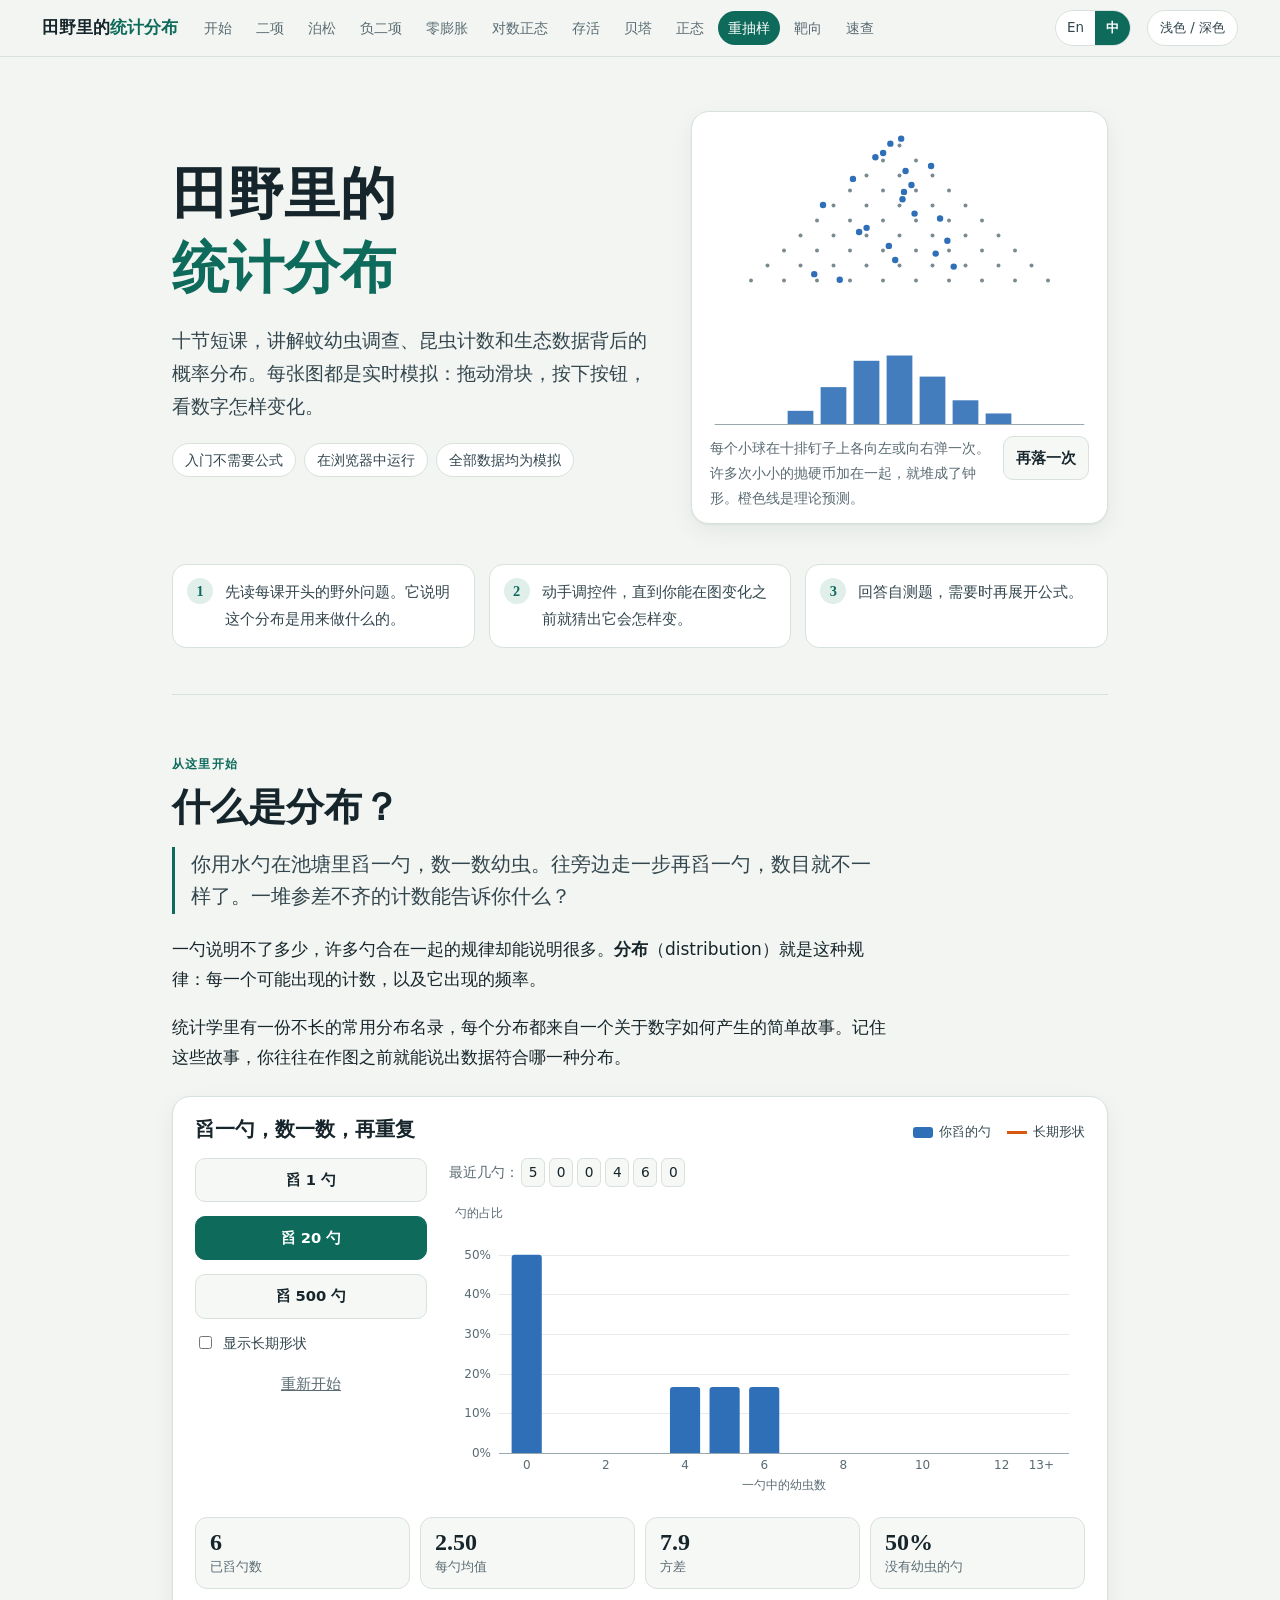
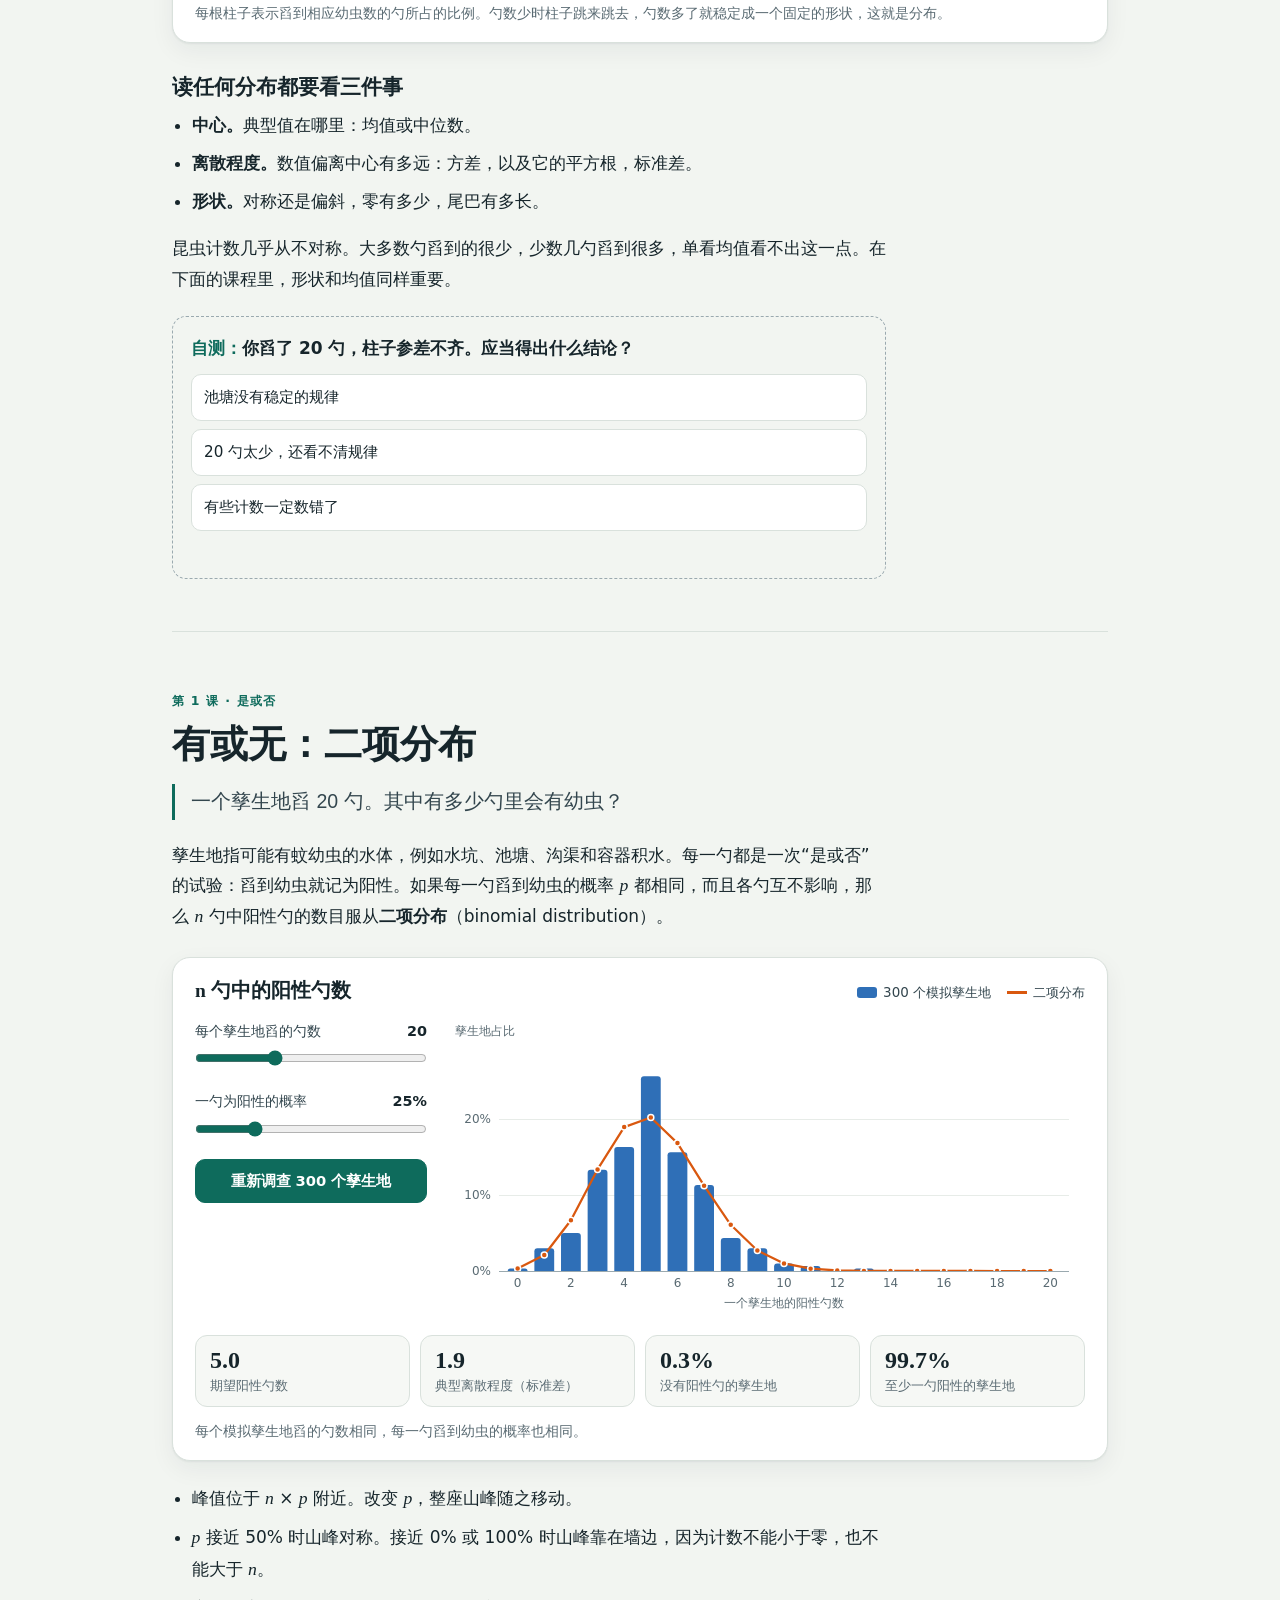
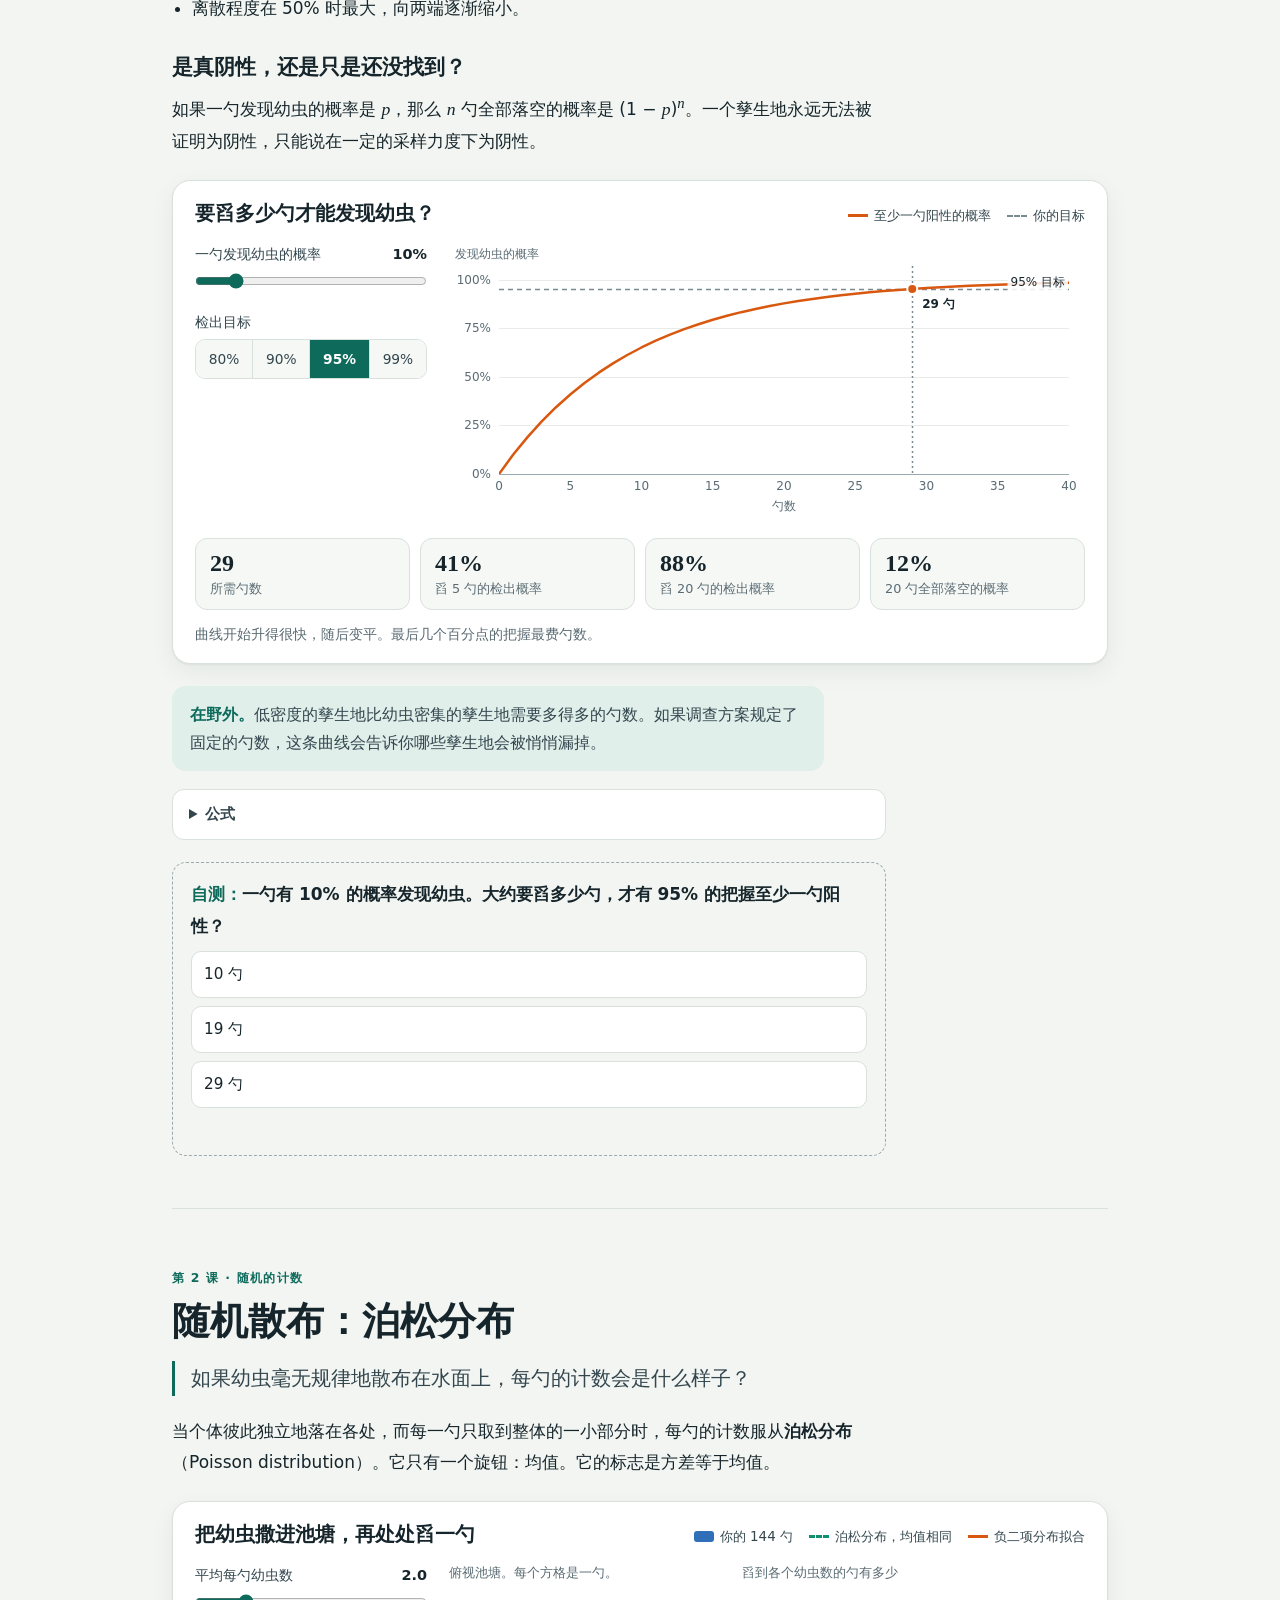
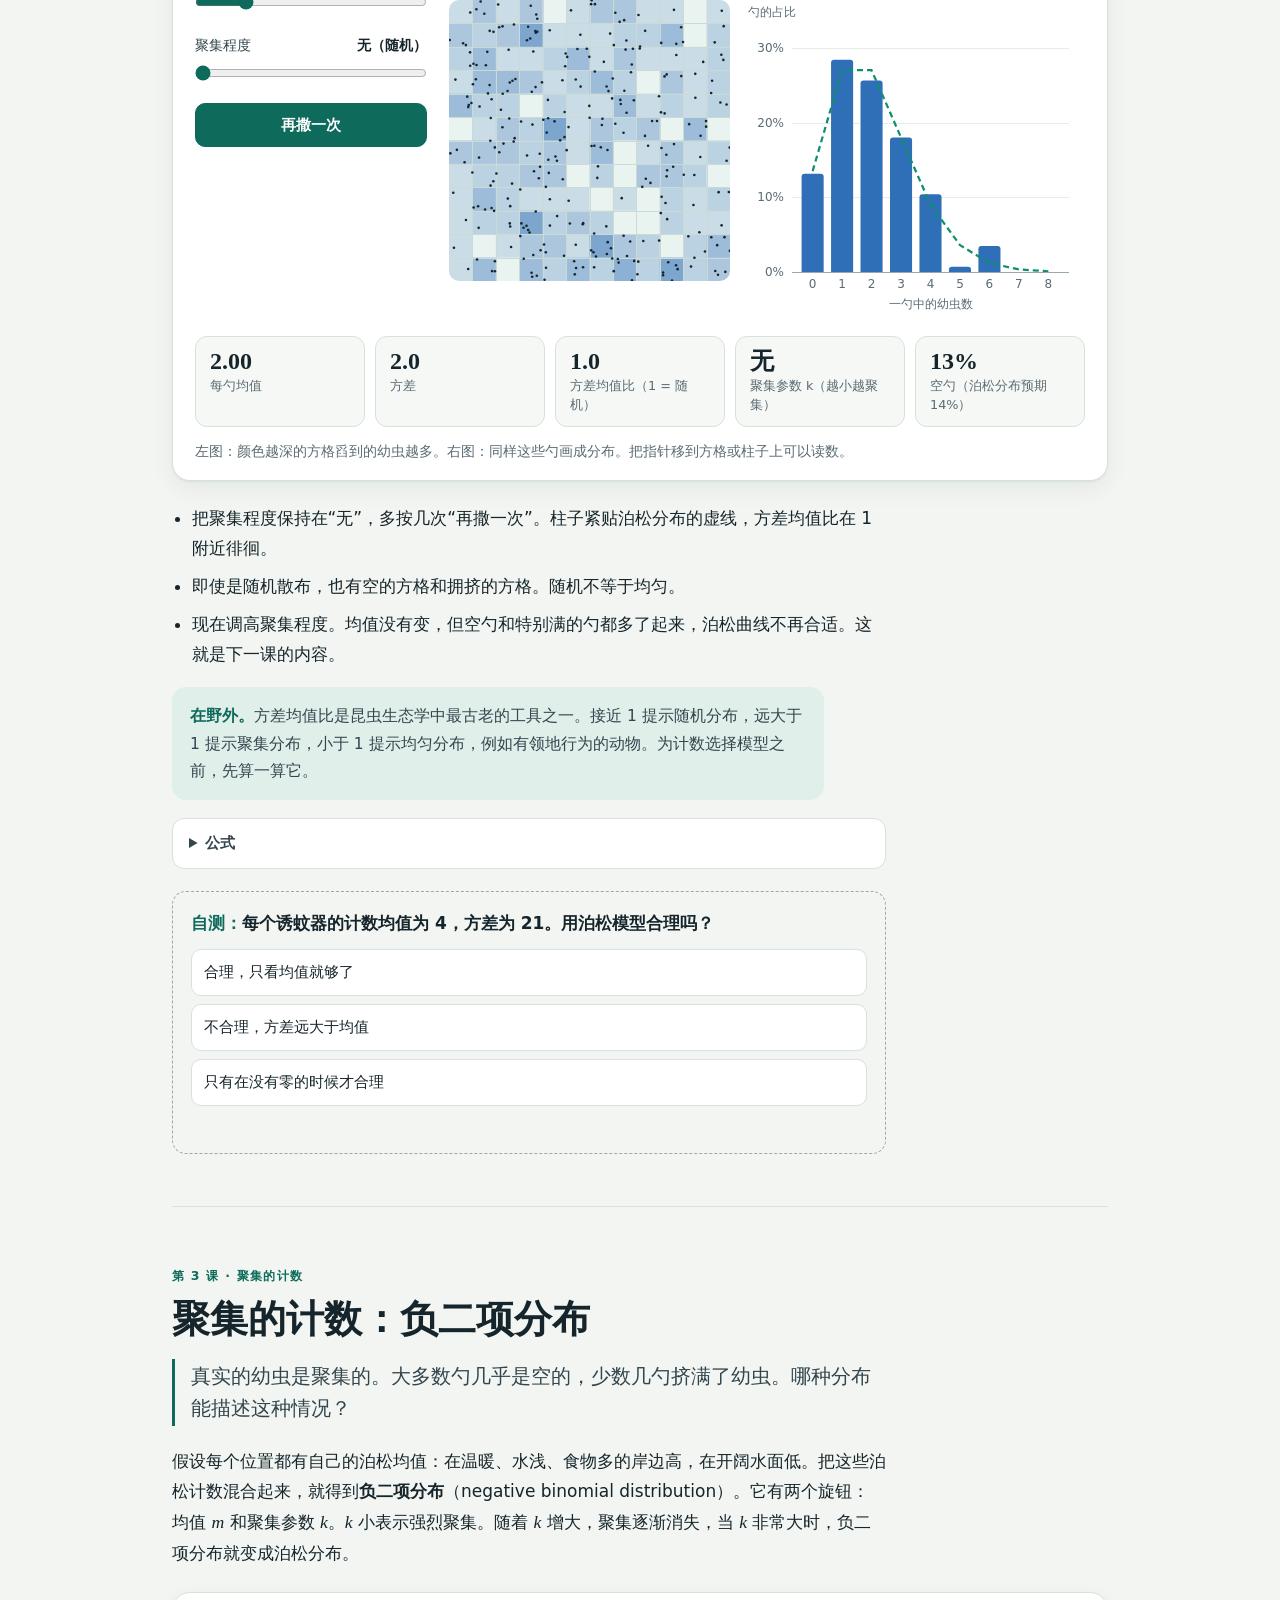
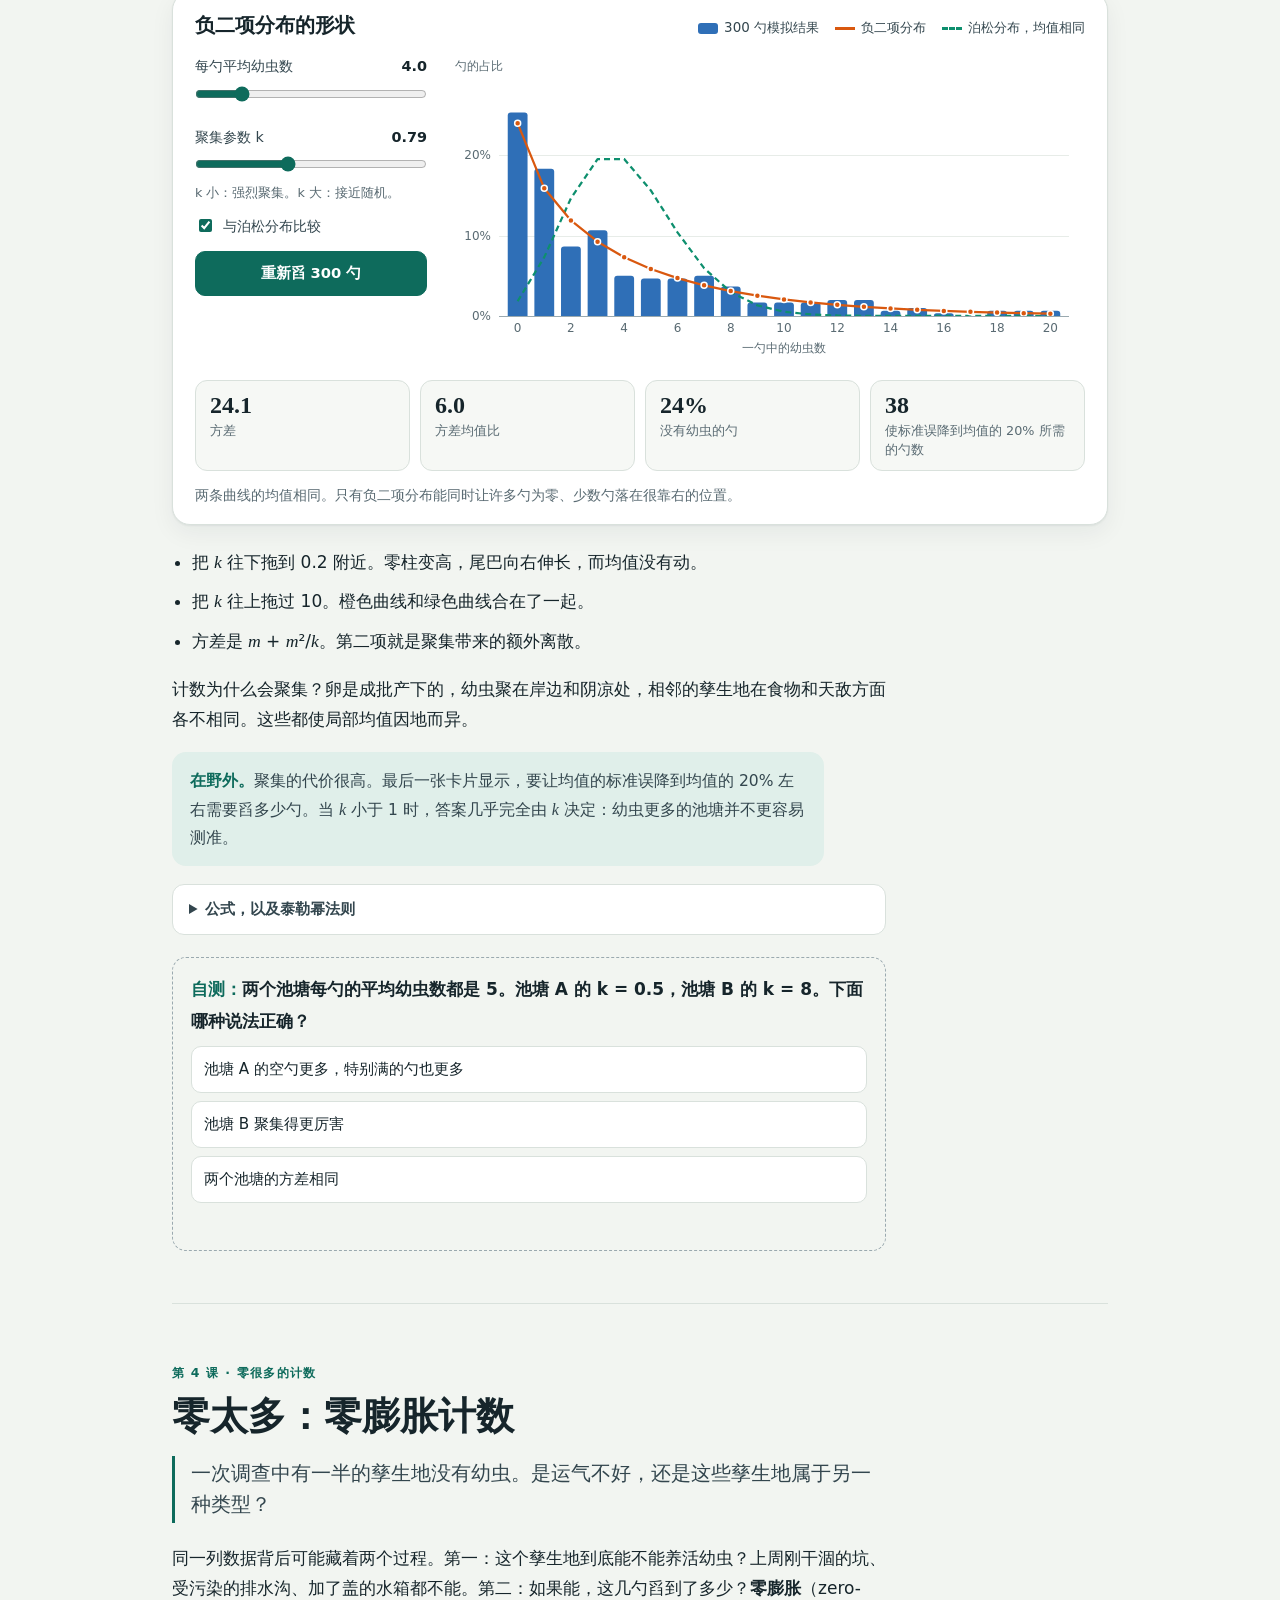
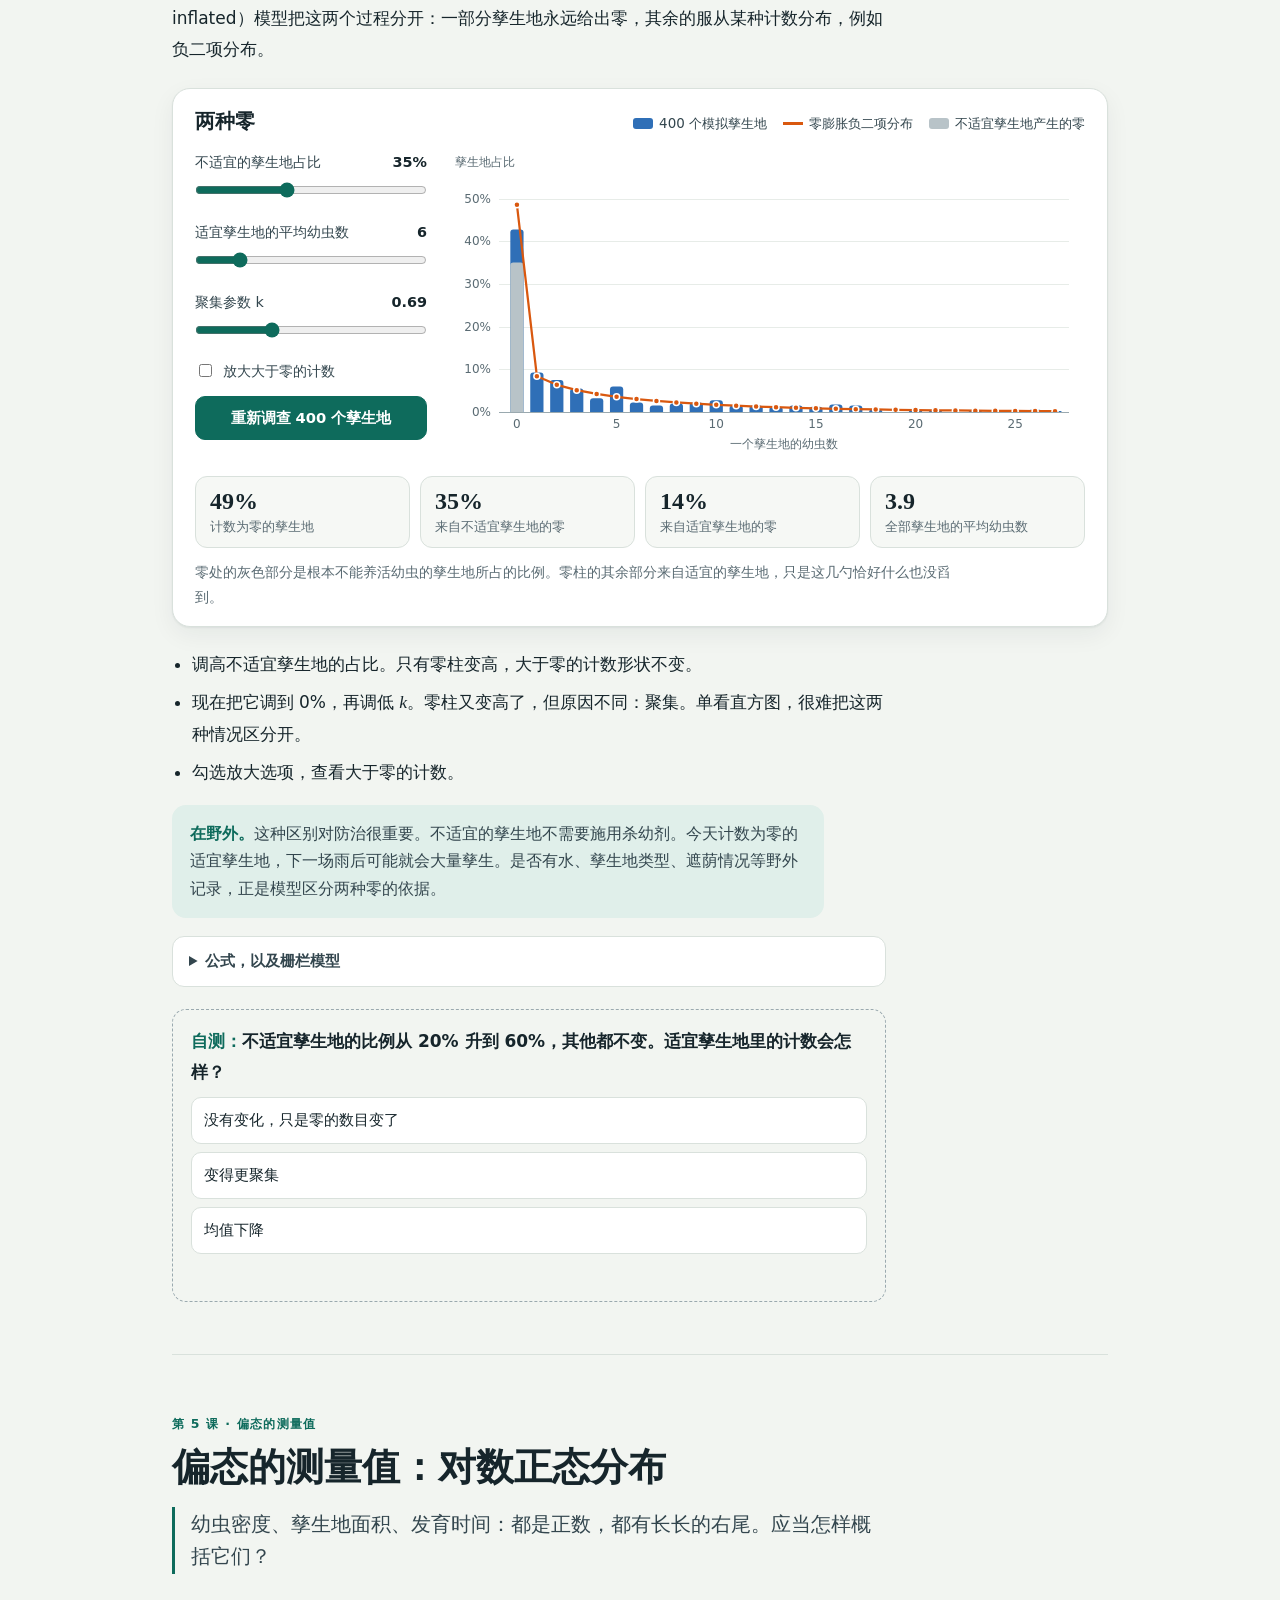
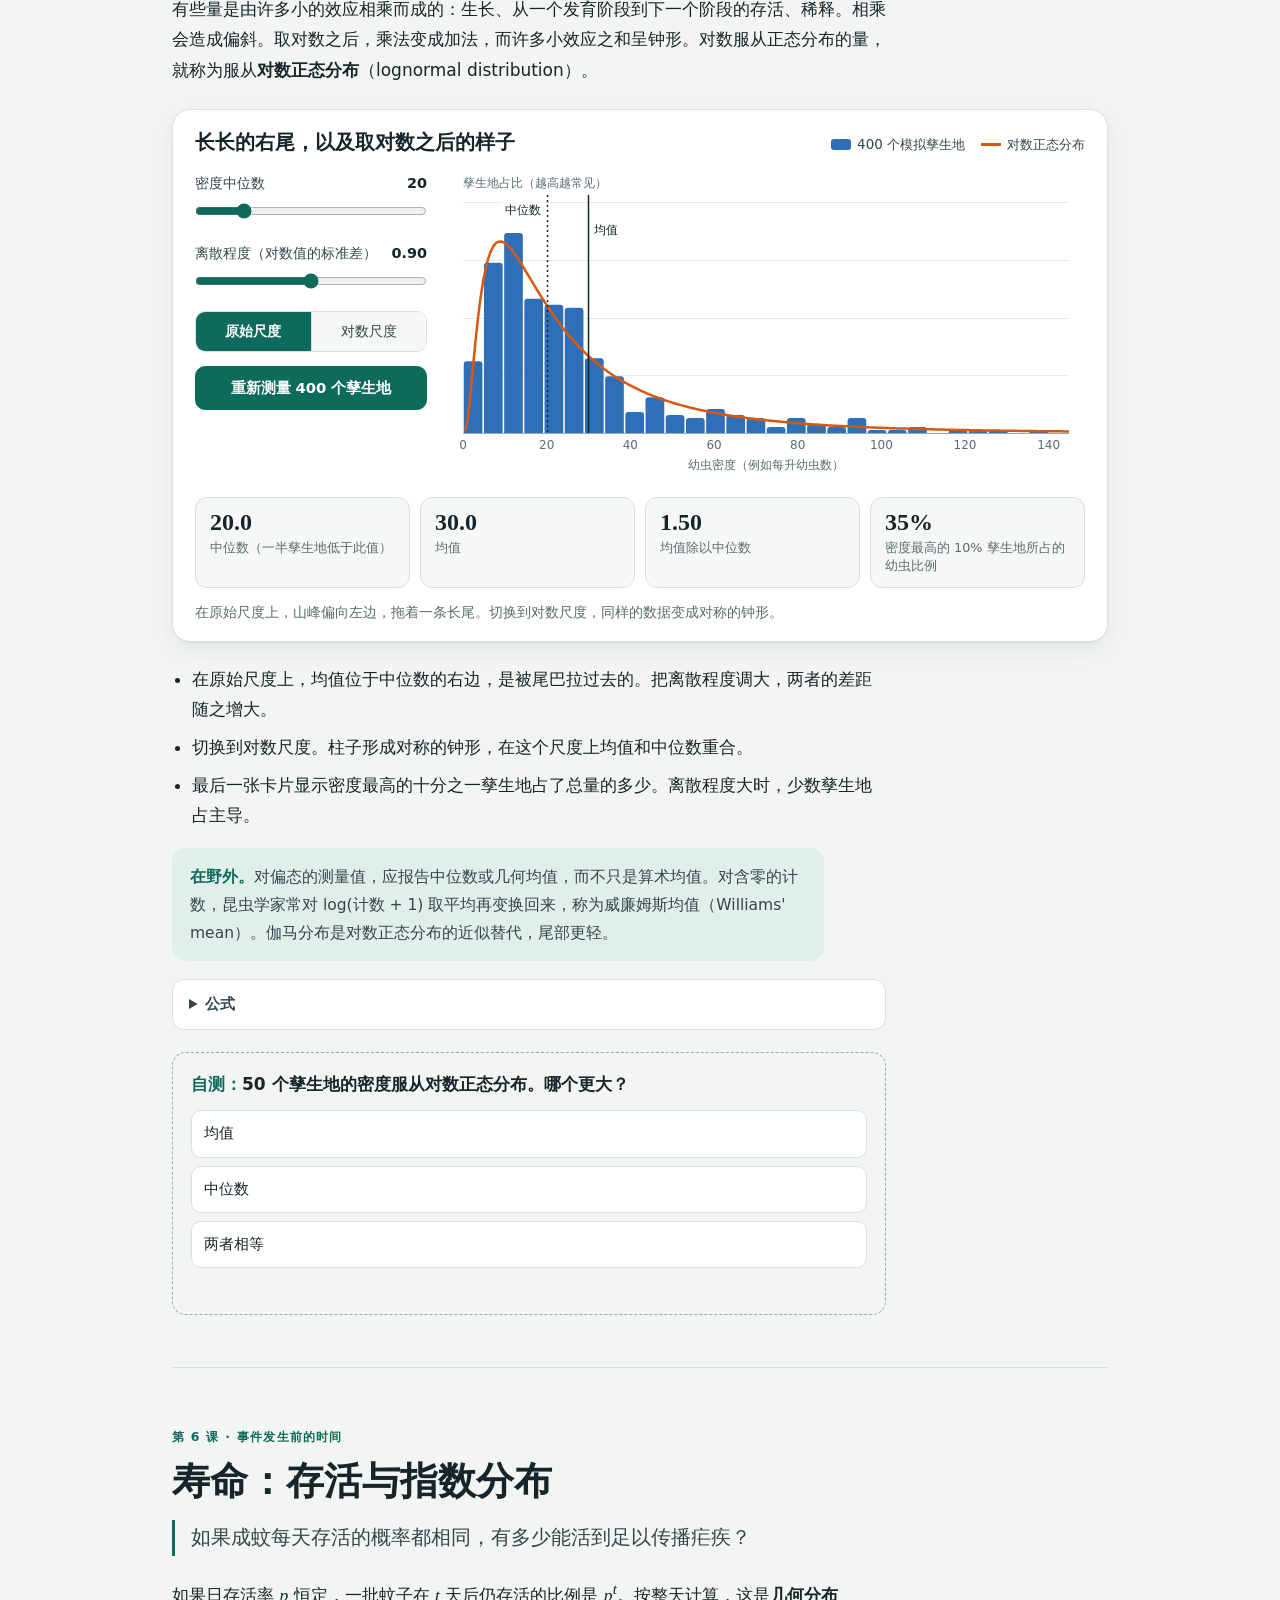
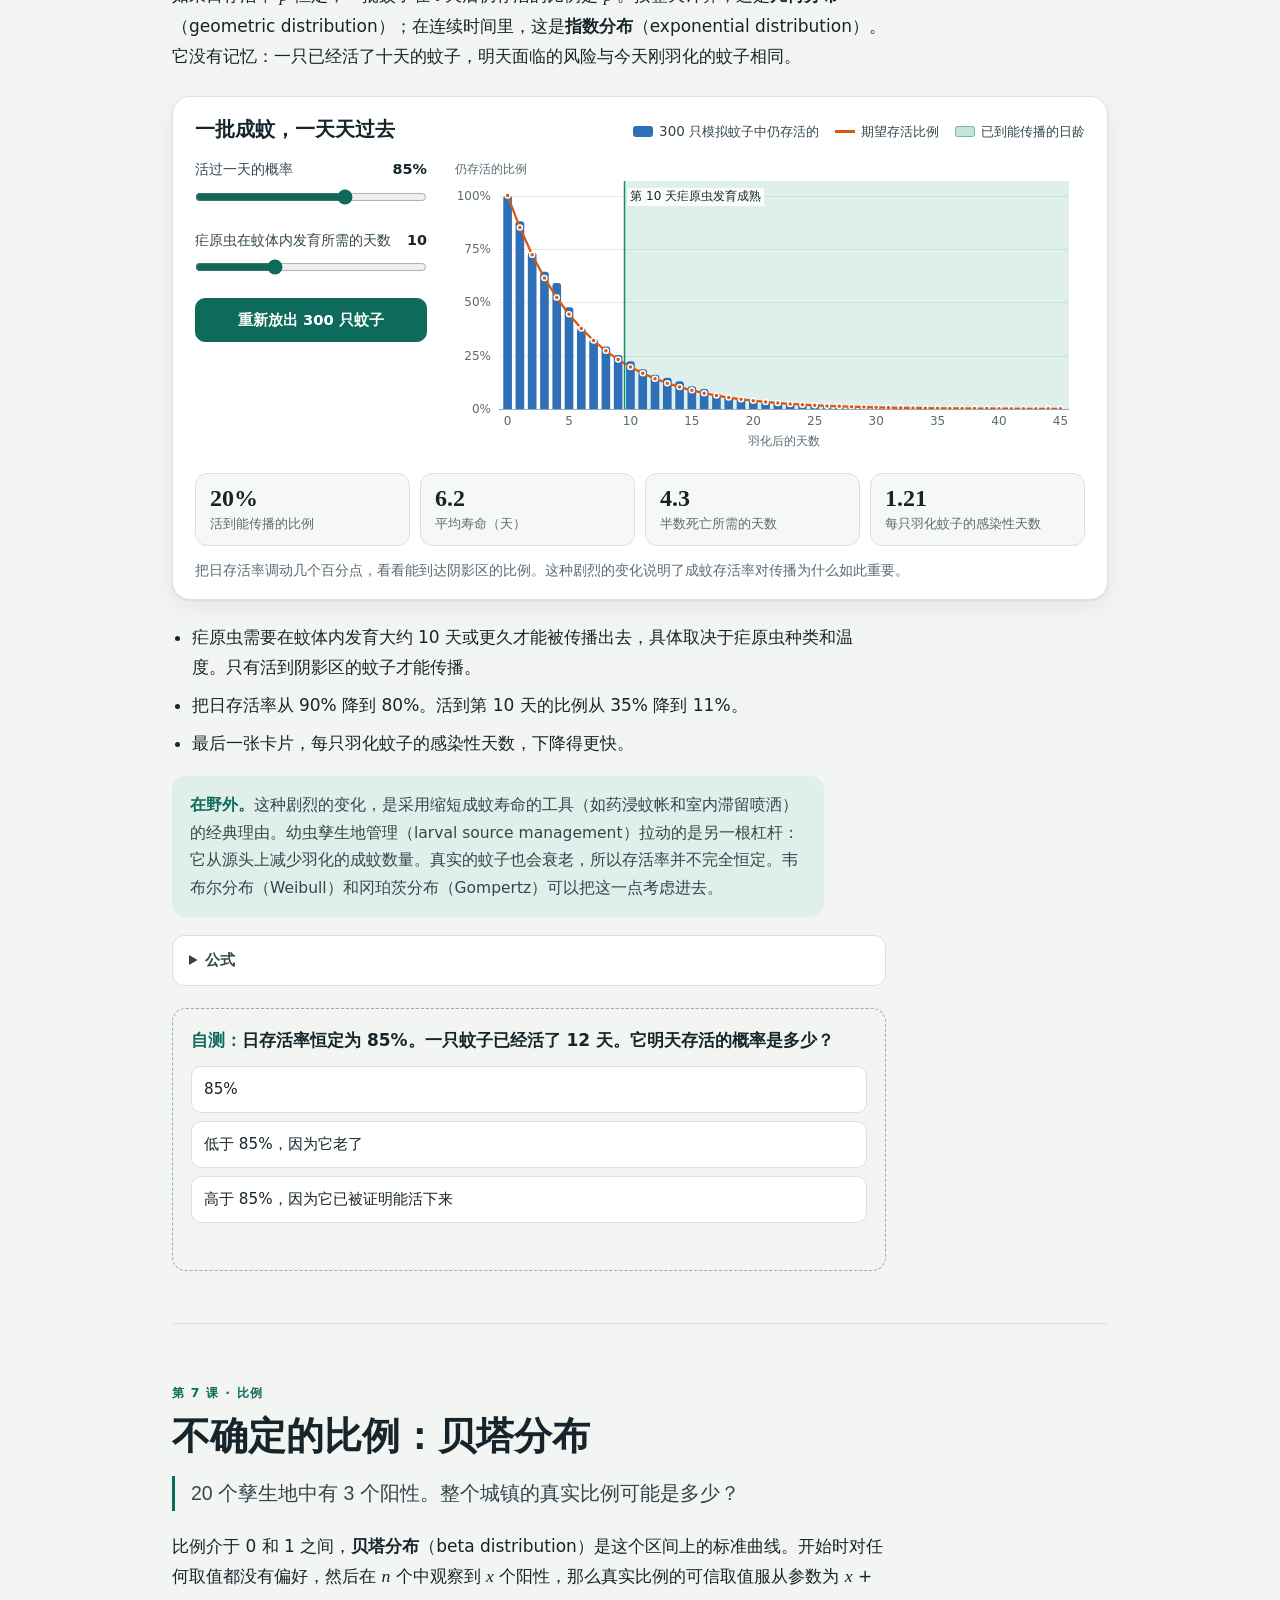
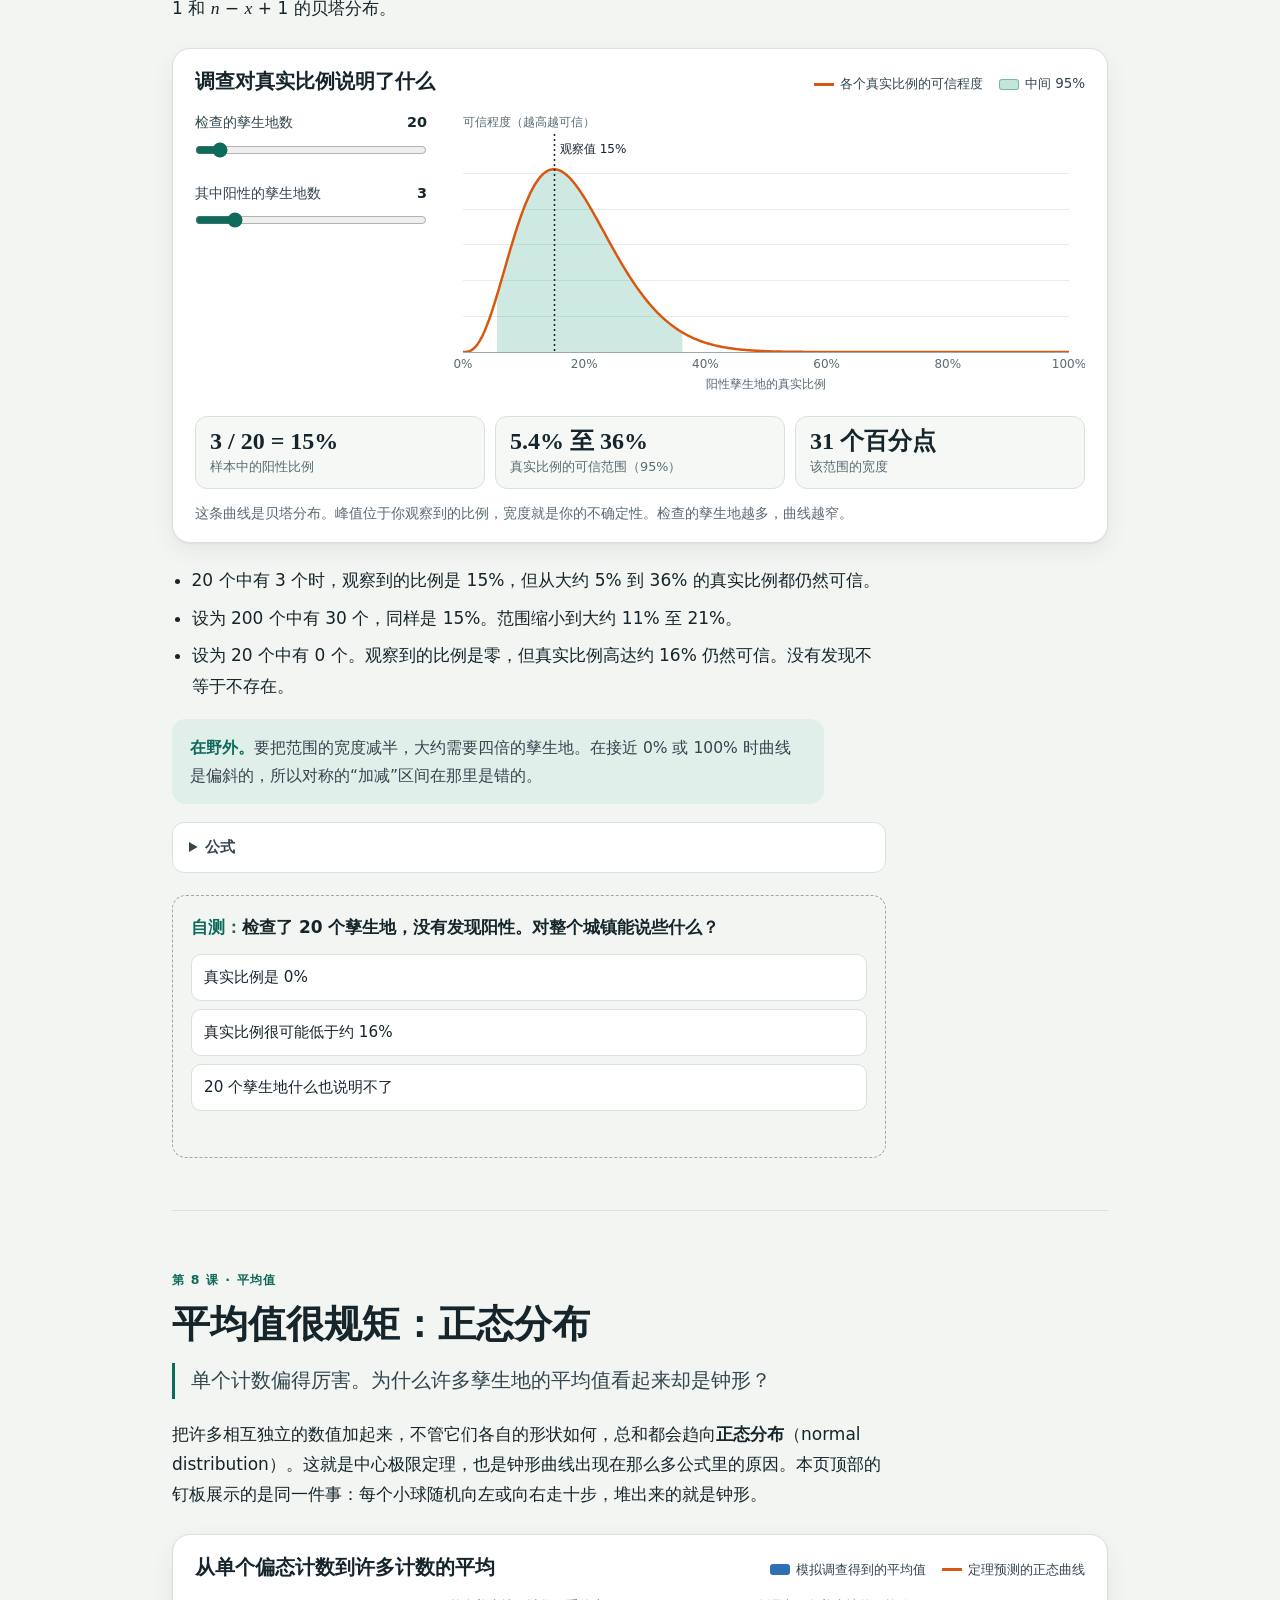
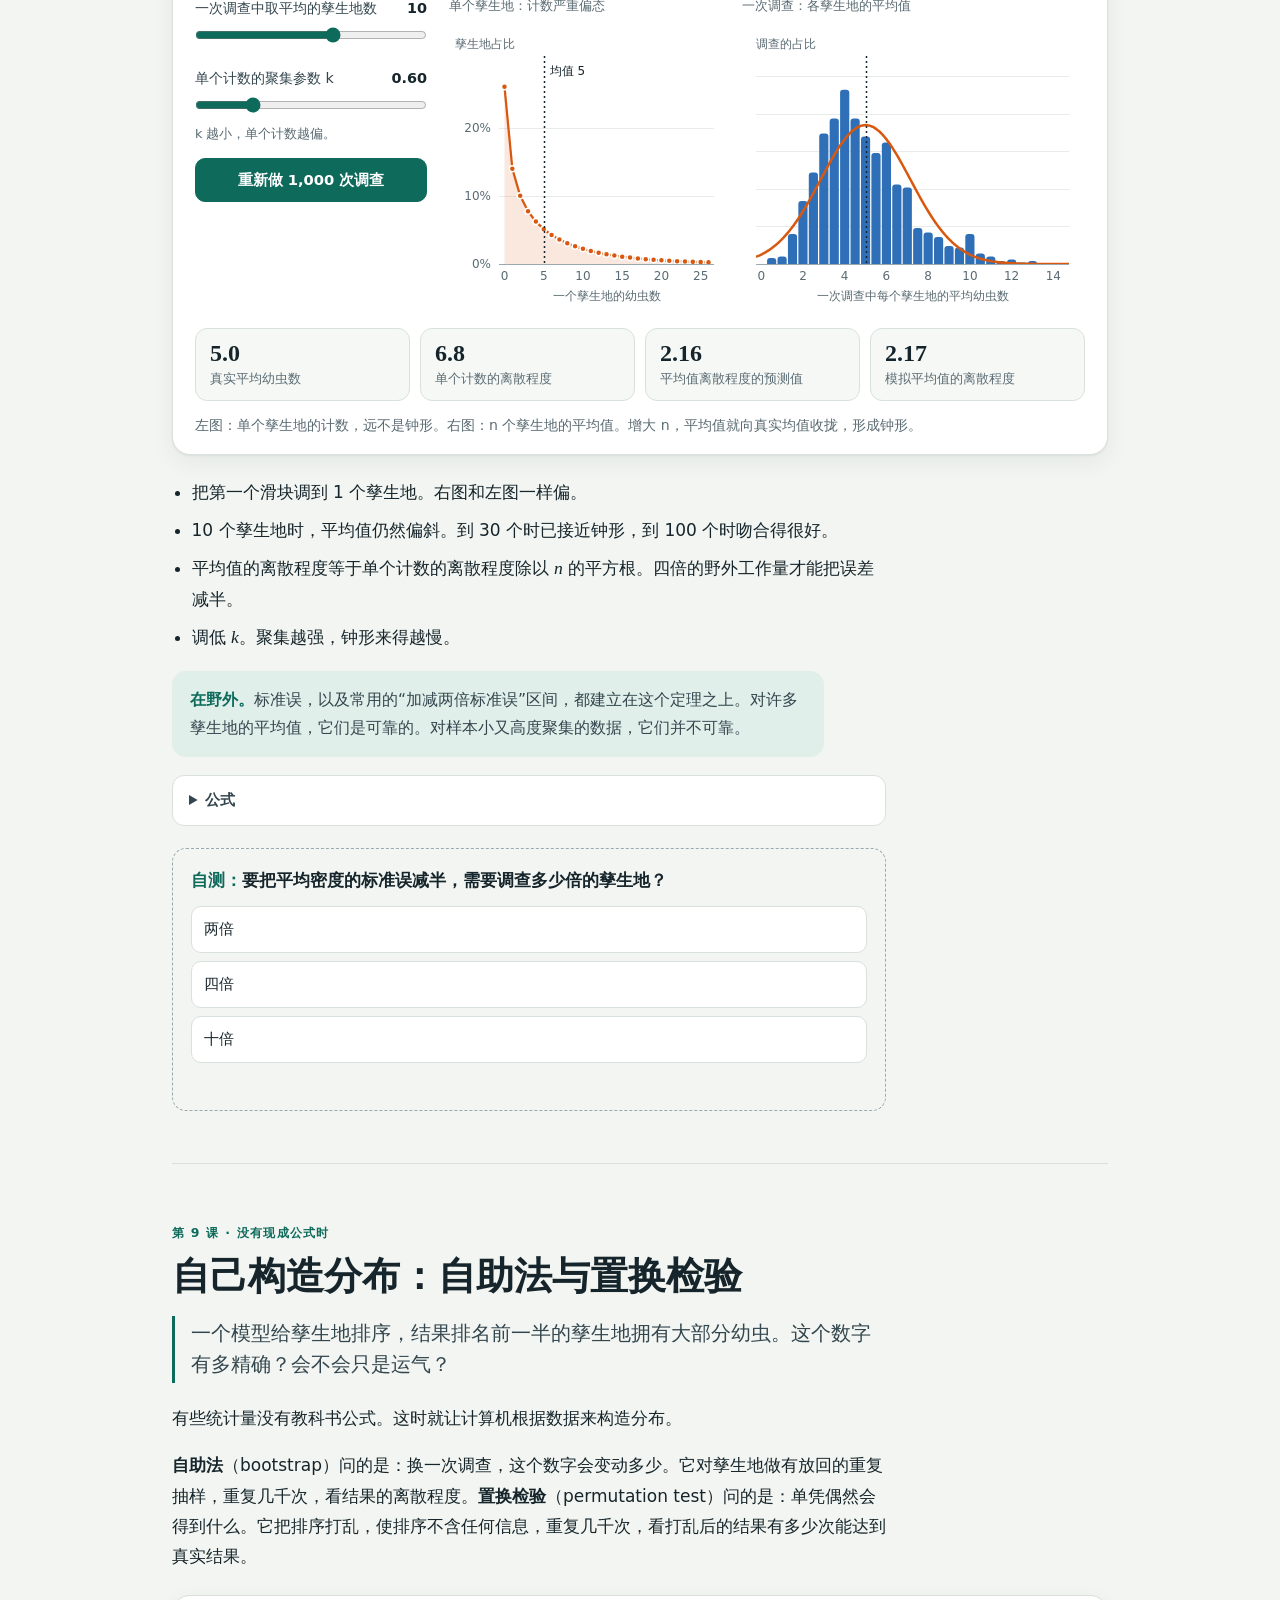
<file: zh/index.html>
<!doctype html>
<html lang="zh-Hans">
<head>
<meta charset="utf-8">
<meta name="viewport" content="width=device-width, initial-scale=1">
<title>田野里的统计分布</title>
<meta name="description" content="十节交互式短课，讲解蚊幼虫调查、昆虫计数和生态数据背后的概率分布。每张图都是实时模拟。">
<link rel="icon" href="data:image/svg+xml,%3Csvg xmlns='http://www.w3.org/2000/svg' viewBox='0 0 32 32'%3E%3Crect width='32' height='32' rx='7' fill='%230E6B5C'/%3E%3Cpath d='M4 25c5 0 6-17 12-17s7 17 12 17' fill='none' stroke='%23fff' stroke-width='3' stroke-linecap='round'/%3E%3C/svg%3E">
<link rel="alternate" hreflang="en" href="https://gladcolor.github.io/distribution-lab/">
<link rel="alternate" hreflang="zh-Hans" href="https://gladcolor.github.io/distribution-lab/zh/">
<link rel="stylesheet" href="../style.css">
<script>try { var t = localStorage.getItem('dl-theme'); if (t === 'dark' || t === 'light') document.documentElement.setAttribute('data-theme', t); } catch (e) {}</script>
</head>
<body>
<div class="top">
  <div class="top-in">
    <a class="brand" href="#top">田野里的<span>统计分布</span></a>
    <nav class="toc" aria-label="课程">
      <a href="#start">开始</a>
      <a href="#binomial">二项</a>
      <a href="#poisson">泊松</a>
      <a href="#negbin">负二项</a>
      <a href="#zeros">零膨胀</a>
      <a href="#lognormal">对数正态</a>
      <a href="#survival">存活</a>
      <a href="#beta">贝塔</a>
      <a href="#normal">正态</a>
      <a href="#resampling">重抽样</a>
      <a href="#concentration">靶向</a>
      <a href="#guide">速查</a>
    </nav>
    <div class="lang" role="group" aria-label="语言">
      <a href="../index.html" lang="en" hreflang="en" aria-label="English" title="English">En</a><a href="#top" lang="zh-Hans" aria-label="中文" aria-current="true">中</a>
    </div>
    <button id="theme" type="button" aria-label="切换浅色和深色"><span class="long">浅色 / 深色</span><span class="short" aria-hidden="true">◐</span></button>
  </div>
</div>

<main class="wrap" id="top">
  <header class="hero">
    <div>
      <h1>田野里的<br><em>统计分布</em></h1>
      <p class="sub">十节短课，讲解蚊幼虫调查、昆虫计数和生态数据背后的概率分布。每张图都是实时模拟：拖动滑块，按下按钮，看数字怎样变化。</p>
      <ul class="badges">
        <li>入门不需要公式</li>
        <li>在浏览器中运行</li>
        <li>全部数据均为模拟</li>
      </ul>
    </div>
    <div class="board">
      <canvas id="galton" role="img" aria-label="小球穿过十排钉子落下，堆成钟形"></canvas>
      <p><span>每个小球在十排钉子上各向左或向右弹一次。许多次小小的抛硬币加在一起，就堆成了钟形。橙色线是理论预测。</span><button class="btn" id="galton-again" type="button">再落一次</button></p>
    </div>
  </header>

  <noscript><p class="fieldnote"><b>JavaScript 已关闭。</b>课程文字可以阅读，但图表和模拟需要 JavaScript 才能运行。</p></noscript>

  <ol class="howto">
    <li>先读每课开头的野外问题。它说明这个分布是用来做什么的。</li>
    <li>动手调控件，直到你能在图变化之前就猜出它会怎样变。</li>
    <li>回答自测题，需要时再展开公式。</li>
  </ol>

  <!-- ================= START ================= -->
  <section class="lesson" id="start">
    <p class="kicker">从这里开始</p>
    <h2>什么是分布？</h2>
    <p class="question">你用水勺在池塘里舀一勺，数一数幼虫。往旁边走一步再舀一勺，数目就不一样了。一堆参差不齐的计数能告诉你什么？</p>
    <div class="prose">
      <p>一勺说明不了多少，许多勺合在一起的规律却能说明很多。<strong>分布</strong>（distribution）就是这种规律：每一个可能出现的计数，以及它出现的频率。</p>
      <p>统计学里有一份不长的常用分布名录，每个分布都来自一个关于数字如何产生的简单故事。记住这些故事，你往往在作图之前就能说出数据符合哪一种分布。</p>
    </div>
    <figure class="lab" id="lab-dips"></figure>
    <div class="prose">
      <h3>读任何分布都要看三件事</h3>
      <ul>
        <li><strong>中心。</strong>典型值在哪里：均值或中位数。</li>
        <li><strong>离散程度。</strong>数值偏离中心有多远：方差，以及它的平方根，标准差。</li>
        <li><strong>形状。</strong>对称还是偏斜，零有多少，尾巴有多长。</li>
      </ul>
      <p>昆虫计数几乎从不对称。大多数勺舀到的很少，少数几勺舀到很多，单看均值看不出这一点。在下面的课程里，形状和均值同样重要。</p>
    </div>
    <div class="quiz" data-answer="1" data-why="池塘并没有变。小样本围绕真实分布上下波动，勺数越多，波动越小。">
      <p class="q">你舀了 20 勺，柱子参差不齐。应当得出什么结论？</p>
      <div class="opts"><button type="button">池塘没有稳定的规律</button><button type="button">20 勺太少，还看不清规律</button><button type="button">有些计数一定数错了</button></div>
      <p class="fb" aria-live="polite"></p>
    </div>
  </section>

  <!-- ================= BINOMIAL ================= -->
  <section class="lesson" id="binomial">
    <p class="kicker">第 1 课 · 是或否</p>
    <h2>有或无：二项分布</h2>
    <p class="question">一个孳生地舀 20 勺。其中有多少勺里会有幼虫？</p>
    <div class="prose">
      <p>孳生地指可能有蚊幼虫的水体，例如水坑、池塘、沟渠和容器积水。每一勺都是一次“是或否”的试验：舀到幼虫就记为阳性。如果每一勺舀到幼虫的概率 <var>p</var> 都相同，而且各勺互不影响，那么 <var>n</var> 勺中阳性勺的数目服从<strong>二项分布</strong>（binomial distribution）。</p>
    </div>
    <figure class="lab" id="lab-binom"></figure>
    <div class="prose">
      <ul>
        <li>峰值位于 <var>n</var> × <var>p</var> 附近。改变 <var>p</var>，整座山峰随之移动。</li>
        <li><var>p</var> 接近 50% 时山峰对称。接近 0% 或 100% 时山峰靠在墙边，因为计数不能小于零，也不能大于 <var>n</var>。</li>
        <li>离散程度在 50% 时最大，向两端逐渐缩小。</li>
      </ul>
      <h3>是真阴性，还是只是还没找到？</h3>
      <p>如果一勺发现幼虫的概率是 <var>p</var>，那么 <var>n</var> 勺全部落空的概率是 (1 − <var>p</var>)<sup><var>n</var></sup>。一个孳生地永远无法被证明为阴性，只能说在一定的采样力度下为阴性。</p>
    </div>
    <figure class="lab" id="lab-detect"></figure>
    <p class="fieldnote"><b>在野外。</b>低密度的孳生地比幼虫密集的孳生地需要多得多的勺数。如果调查方案规定了固定的勺数，这条曲线会告诉你哪些孳生地会被悄悄漏掉。</p>
    <details class="math">
      <summary>公式</summary>
      <p>恰好 <var>k</var> 勺阳性的概率：<span class="f">P(<var>k</var>) = C(<var>n</var>, <var>k</var>) <var>p</var><sup><var>k</var></sup> (1 − <var>p</var>)<sup><var>n</var> − <var>k</var></sup></span></p>
      <p>均值 <span class="f"><var>n p</var></span>，方差 <span class="f"><var>n p</var> (1 − <var>p</var>)</span>。</p>
      <p>至少一勺阳性的概率：<span class="f">1 − (1 − <var>p</var>)<sup><var>n</var></sup></span>。达到目标所需的勺数：<span class="f"><var>n</var> ≥ ln(1 − 目标) / ln(1 − <var>p</var>)</span>。</p>
    </details>
    <div class="quiz" data-answer="2" data-why="0.9 的 29 次方略小于 0.05，所以舀 29 勺时全部落空的概率不到 5%。只舀 10 勺仍有 35% 的可能全部落空。">
      <p class="q">一勺有 10% 的概率发现幼虫。大约要舀多少勺，才有 95% 的把握至少一勺阳性？</p>
      <div class="opts"><button type="button">10 勺</button><button type="button">19 勺</button><button type="button">29 勺</button></div>
      <p class="fb" aria-live="polite"></p>
    </div>
  </section>

  <!-- ================= POISSON ================= -->
  <section class="lesson" id="poisson">
    <p class="kicker">第 2 课 · 随机的计数</p>
    <h2>随机散布：泊松分布</h2>
    <p class="question">如果幼虫毫无规律地散布在水面上，每勺的计数会是什么样子？</p>
    <div class="prose">
      <p>当个体彼此独立地落在各处，而每一勺只取到整体的一小部分时，每勺的计数服从<strong>泊松分布</strong>（Poisson distribution）。它只有一个旋钮：均值。它的标志是方差等于均值。</p>
    </div>
    <figure class="lab" id="lab-field"></figure>
    <div class="prose">
      <ul>
        <li>把聚集程度保持在“无”，多按几次“再撒一次”。柱子紧贴泊松分布的虚线，方差均值比在 1 附近徘徊。</li>
        <li>即使是随机散布，也有空的方格和拥挤的方格。随机不等于均匀。</li>
        <li>现在调高聚集程度。均值没有变，但空勺和特别满的勺都多了起来，泊松曲线不再合适。这就是下一课的内容。</li>
      </ul>
    </div>
    <p class="fieldnote"><b>在野外。</b>方差均值比是昆虫生态学中最古老的工具之一。接近 1 提示随机分布，远大于 1 提示聚集分布，小于 1 提示均匀分布，例如有领地行为的动物。为计数选择模型之前，先算一算它。</p>
    <details class="math">
      <summary>公式</summary>
      <p>恰好为 <var>k</var> 的概率：<span class="f">P(<var>k</var>) = λ<sup><var>k</var></sup> e<sup>−λ</sup> / <var>k</var>!</span>，其中 λ 是均值。</p>
      <p>均值 λ，方差 λ。空勺的概率：<span class="f">e<sup>−λ</sup></span>。</p>
    </details>
    <div class="quiz" data-answer="1" data-why="泊松计数的方差等于均值。这里的方差均值比超过 5，说明存在聚集，通常下一步改用负二项分布。">
      <p class="q">每个诱蚊器的计数均值为 4，方差为 21。用泊松模型合理吗？</p>
      <div class="opts"><button type="button">合理，只看均值就够了</button><button type="button">不合理，方差远大于均值</button><button type="button">只有在没有零的时候才合理</button></div>
      <p class="fb" aria-live="polite"></p>
    </div>
  </section>

  <!-- ================= NEGATIVE BINOMIAL ================= -->
  <section class="lesson" id="negbin">
    <p class="kicker">第 3 课 · 聚集的计数</p>
    <h2>聚集的计数：负二项分布</h2>
    <p class="question">真实的幼虫是聚集的。大多数勺几乎是空的，少数几勺挤满了幼虫。哪种分布能描述这种情况？</p>
    <div class="prose">
      <p>假设每个位置都有自己的泊松均值：在温暖、水浅、食物多的岸边高，在开阔水面低。把这些泊松计数混合起来，就得到<strong>负二项分布</strong>（negative binomial distribution）。它有两个旋钮：均值 <var>m</var> 和聚集参数 <var>k</var>。<var>k</var> 小表示强烈聚集。随着 <var>k</var> 增大，聚集逐渐消失，当 <var>k</var> 非常大时，负二项分布就变成泊松分布。</p>
    </div>
    <figure class="lab" id="lab-nb"></figure>
    <div class="prose">
      <ul>
        <li>把 <var>k</var> 往下拖到 0.2 附近。零柱变高，尾巴向右伸长，而均值没有动。</li>
        <li>把 <var>k</var> 往上拖过 10。橙色曲线和绿色曲线合在了一起。</li>
        <li>方差是 <var>m</var> + <var>m</var>²/<var>k</var>。第二项就是聚集带来的额外离散。</li>
      </ul>
      <p>计数为什么会聚集？卵是成批产下的，幼虫聚在岸边和阴凉处，相邻的孳生地在食物和天敌方面各不相同。这些都使局部均值因地而异。</p>
    </div>
    <p class="fieldnote"><b>在野外。</b>聚集的代价很高。最后一张卡片显示，要让均值的标准误降到均值的 20% 左右需要舀多少勺。当 <var>k</var> 小于 1 时，答案几乎完全由 <var>k</var> 决定：幼虫更多的池塘并不更容易测准。</p>
    <details class="math">
      <summary>公式，以及泰勒幂法则</summary>
      <p>均值 <var>m</var>，方差 <span class="f"><var>m</var> + <var>m</var>² / <var>k</var></span>。空勺的概率：<span class="f">(1 + <var>m</var> / <var>k</var>)<sup>−<var>k</var></sup></span>。</p>
      <p>要使标准误等于均值的一个比例 <var>D</var>，所需的勺数为：<span class="f"><var>n</var> = (1 / <var>m</var> + 1 / <var>k</var>) / <var>D</var>²</span>。</p>
      <p>在许多调查点之间，方差往往随均值按幂函数增长，<span class="f"><var>s</var>² = <var>a</var> <var>m</var><sup><var>b</var></sup></span>，其中 <var>b</var> 通常在 1（随机）和 2（聚集程度随均值同步增长）之间。这就是泰勒幂法则（Taylor's power law）。</p>
    </details>
    <div class="quiz" data-answer="0" data-why="k 小表示强烈聚集。池塘 A 的方差是 5 + 25/0.5 = 55，池塘 B 的方差是 5 + 25/8 = 8.1。">
      <p class="q">两个池塘每勺的平均幼虫数都是 5。池塘 A 的 k = 0.5，池塘 B 的 k = 8。下面哪种说法正确？</p>
      <div class="opts"><button type="button">池塘 A 的空勺更多，特别满的勺也更多</button><button type="button">池塘 B 聚集得更厉害</button><button type="button">两个池塘的方差相同</button></div>
      <p class="fb" aria-live="polite"></p>
    </div>
  </section>

  <!-- ================= ZEROS ================= -->
  <section class="lesson" id="zeros">
    <p class="kicker">第 4 课 · 零很多的计数</p>
    <h2>零太多：零膨胀计数</h2>
    <p class="question">一次调查中有一半的孳生地没有幼虫。是运气不好，还是这些孳生地属于另一种类型？</p>
    <div class="prose">
      <p>同一列数据背后可能藏着两个过程。第一：这个孳生地到底能不能养活幼虫？上周刚干涸的坑、受污染的排水沟、加了盖的水箱都不能。第二：如果能，这几勺舀到了多少？<strong>零膨胀</strong>（zero-inflated）模型把这两个过程分开：一部分孳生地永远给出零，其余的服从某种计数分布，例如负二项分布。</p>
    </div>
    <figure class="lab" id="lab-zi"></figure>
    <div class="prose">
      <ul>
        <li>调高不适宜孳生地的占比。只有零柱变高，大于零的计数形状不变。</li>
        <li>现在把它调到 0%，再调低 <var>k</var>。零柱又变高了，但原因不同：聚集。单看直方图，很难把这两种情况区分开。</li>
        <li>勾选放大选项，查看大于零的计数。</li>
      </ul>
    </div>
    <p class="fieldnote"><b>在野外。</b>这种区别对防治很重要。不适宜的孳生地不需要施用杀幼剂。今天计数为零的适宜孳生地，下一场雨后可能就会大量孳生。是否有水、孳生地类型、遮荫情况等野外记录，正是模型区分两种零的依据。</p>
    <details class="math">
      <summary>公式，以及栅栏模型</summary>
      <p>设不适宜孳生地的比例为 π：出现零的概率 <span class="f">π + (1 − π) (1 + <var>m</var> / <var>k</var>)<sup>−<var>k</var></sup></span>，全部孳生地的均值 <span class="f">(1 − π) <var>m</var></span>。</p>
      <p>它的近亲是栅栏模型（hurdle model），把所有的零归为一组，对大于零的计数单独建模。它回答的问题略有不同：有没有？如果有，有多少？</p>
    </details>
    <div class="quiz" data-answer="0" data-why="零膨胀增加的是永远为零的孳生地。适宜孳生地中的计数分布不受影响，不过全部孳生地的均值会下降。">
      <p class="q">不适宜孳生地的比例从 20% 升到 60%，其他都不变。适宜孳生地里的计数会怎样？</p>
      <div class="opts"><button type="button">没有变化，只是零的数目变了</button><button type="button">变得更聚集</button><button type="button">均值下降</button></div>
      <p class="fb" aria-live="polite"></p>
    </div>
  </section>

  <!-- ================= LOGNORMAL ================= -->
  <section class="lesson" id="lognormal">
    <p class="kicker">第 5 课 · 偏态的测量值</p>
    <h2>偏态的测量值：对数正态分布</h2>
    <p class="question">幼虫密度、孳生地面积、发育时间：都是正数，都有长长的右尾。应当怎样概括它们？</p>
    <div class="prose">
      <p>有些量是由许多小的效应相乘而成的：生长、从一个发育阶段到下一个阶段的存活、稀释。相乘会造成偏斜。取对数之后，乘法变成加法，而许多小效应之和呈钟形。对数服从正态分布的量，就称为服从<strong>对数正态分布</strong>（lognormal distribution）。</p>
    </div>
    <figure class="lab" id="lab-lognormal"></figure>
    <div class="prose">
      <ul>
        <li>在原始尺度上，均值位于中位数的右边，是被尾巴拉过去的。把离散程度调大，两者的差距随之增大。</li>
        <li>切换到对数尺度。柱子形成对称的钟形，在这个尺度上均值和中位数重合。</li>
        <li>最后一张卡片显示密度最高的十分之一孳生地占了总量的多少。离散程度大时，少数孳生地占主导。</li>
      </ul>
    </div>
    <p class="fieldnote"><b>在野外。</b>对偏态的测量值，应报告中位数或几何均值，而不只是算术均值。对含零的计数，昆虫学家常对 log(计数 + 1) 取平均再变换回来，称为威廉姆斯均值（Williams' mean）。伽马分布是对数正态分布的近似替代，尾部更轻。</p>
    <details class="math">
      <summary>公式</summary>
      <p>如果 ln <var>X</var> 服从均值为 μ、标准差为 σ 的正态分布：中位数 <span class="f">e<sup>μ</sup></span>，均值 <span class="f">e<sup>μ + σ²/2</sup></span>，变异系数 <span class="f">√(e<sup>σ²</sup> − 1)</span>。</p>
    </details>
    <div class="quiz" data-answer="0" data-why="长长的右尾把均值拉到中位数之上。在对数尺度上两者相等。">
      <p class="q">50 个孳生地的密度服从对数正态分布。哪个更大？</p>
      <div class="opts"><button type="button">均值</button><button type="button">中位数</button><button type="button">两者相等</button></div>
      <p class="fb" aria-live="polite"></p>
    </div>
  </section>

  <!-- ================= SURVIVAL ================= -->
  <section class="lesson" id="survival">
    <p class="kicker">第 6 课 · 事件发生前的时间</p>
    <h2>寿命：存活与指数分布</h2>
    <p class="question">如果成蚊每天存活的概率都相同，有多少能活到足以传播疟疾？</p>
    <div class="prose">
      <p>如果日存活率 <var>p</var> 恒定，一批蚊子在 <var>t</var> 天后仍存活的比例是 <var>p</var><sup><var>t</var></sup>。按整天计算，这是<strong>几何分布</strong>（geometric distribution）；在连续时间里，这是<strong>指数分布</strong>（exponential distribution）。它没有记忆：一只已经活了十天的蚊子，明天面临的风险与今天刚羽化的蚊子相同。</p>
    </div>
    <figure class="lab" id="lab-survival"></figure>
    <div class="prose">
      <ul>
        <li>疟原虫需要在蚊体内发育大约 10 天或更久才能被传播出去，具体取决于疟原虫种类和温度。只有活到阴影区的蚊子才能传播。</li>
        <li>把日存活率从 90% 降到 80%。活到第 10 天的比例从 35% 降到 11%。</li>
        <li>最后一张卡片，每只羽化蚊子的感染性天数，下降得更快。</li>
      </ul>
    </div>
    <p class="fieldnote"><b>在野外。</b>这种剧烈的变化，是采用缩短成蚊寿命的工具（如药浸蚊帐和室内滞留喷洒）的经典理由。幼虫孳生地管理（larval source management）拉动的是另一根杠杆：它从源头上减少羽化的成蚊数量。真实的蚊子也会衰老，所以存活率并不完全恒定。韦布尔分布（Weibull）和冈珀茨分布（Gompertz）可以把这一点考虑进去。</p>
    <details class="math">
      <summary>公式</summary>
      <p><var>t</var> 天后仍存活的比例：<span class="f"><var>p</var><sup><var>t</var></sup></span>。平均寿命：<span class="f">1 / (−ln <var>p</var>)</span> 天。</p>
      <p>潜伏期为 <var>n</var> 天时，每只羽化蚊子的期望感染性寿命：<span class="f"><var>p</var><sup><var>n</var></sup> / (−ln <var>p</var>)</span>。</p>
    </details>
    <div class="quiz" data-answer="0" data-why="恒定的日存活率没有记忆。真实的蚊子确实会衰老，所以这个模型只是初步近似。">
      <p class="q">日存活率恒定为 85%。一只蚊子已经活了 12 天。它明天存活的概率是多少？</p>
      <div class="opts"><button type="button">85%</button><button type="button">低于 85%，因为它老了</button><button type="button">高于 85%，因为它已被证明能活下来</button></div>
      <p class="fb" aria-live="polite"></p>
    </div>
  </section>

  <!-- ================= BETA ================= -->
  <section class="lesson" id="beta">
    <p class="kicker">第 7 课 · 比例</p>
    <h2>不确定的比例：贝塔分布</h2>
    <p class="question">20 个孳生地中有 3 个阳性。整个城镇的真实比例可能是多少？</p>
    <div class="prose">
      <p>比例介于 0 和 1 之间，<strong>贝塔分布</strong>（beta distribution）是这个区间上的标准曲线。开始时对任何取值都没有偏好，然后在 <var>n</var> 个中观察到 <var>x</var> 个阳性，那么真实比例的可信取值服从参数为 <var>x</var> + 1 和 <var>n</var> − <var>x</var> + 1 的贝塔分布。</p>
    </div>
    <figure class="lab" id="lab-beta"></figure>
    <div class="prose">
      <ul>
        <li>20 个中有 3 个时，观察到的比例是 15%，但从大约 5% 到 36% 的真实比例都仍然可信。</li>
        <li>设为 200 个中有 30 个，同样是 15%。范围缩小到大约 11% 至 21%。</li>
        <li>设为 20 个中有 0 个。观察到的比例是零，但真实比例高达约 16% 仍然可信。没有发现不等于不存在。</li>
      </ul>
    </div>
    <p class="fieldnote"><b>在野外。</b>要把范围的宽度减半，大约需要四倍的孳生地。在接近 0% 或 100% 时曲线是偏斜的，所以对称的“加减”区间在那里是错的。</p>
    <details class="math">
      <summary>公式</summary>
      <p>Beta(<var>a</var>, <var>b</var>) 的均值为 <span class="f"><var>a</var> / (<var>a</var> + <var>b</var>)</span>。从平坦的曲线出发，在 <var>n</var> 个孳生地中观察到 <var>x</var> 个阳性之后：<span class="f">Beta(<var>x</var> + 1, <var>n</var> − <var>x</var> + 1)</span>。</p>
    </details>
    <div class="quiz" data-answer="1" data-why="20 个中 0 个阳性排除了高比例，但排除不了低比例。从平坦的曲线出发，几乎全部的可信度都落在约 16% 以下。">
      <p class="q">检查了 20 个孳生地，没有发现阳性。对整个城镇能说些什么？</p>
      <div class="opts"><button type="button">真实比例是 0%</button><button type="button">真实比例很可能低于约 16%</button><button type="button">20 个孳生地什么也说明不了</button></div>
      <p class="fb" aria-live="polite"></p>
    </div>
  </section>

  <!-- ================= NORMAL ================= -->
  <section class="lesson" id="normal">
    <p class="kicker">第 8 课 · 平均值</p>
    <h2>平均值很规矩：正态分布</h2>
    <p class="question">单个计数偏得厉害。为什么许多孳生地的平均值看起来却是钟形？</p>
    <div class="prose">
      <p>把许多相互独立的数值加起来，不管它们各自的形状如何，总和都会趋向<strong>正态分布</strong>（normal distribution）。这就是中心极限定理，也是钟形曲线出现在那么多公式里的原因。本页顶部的钉板展示的是同一件事：每个小球随机向左或向右走十步，堆出来的就是钟形。</p>
    </div>
    <figure class="lab" id="lab-clt"></figure>
    <div class="prose">
      <ul>
        <li>把第一个滑块调到 1 个孳生地。右图和左图一样偏。</li>
        <li>10 个孳生地时，平均值仍然偏斜。到 30 个时已接近钟形，到 100 个时吻合得很好。</li>
        <li>平均值的离散程度等于单个计数的离散程度除以 <var>n</var> 的平方根。四倍的野外工作量才能把误差减半。</li>
        <li>调低 <var>k</var>。聚集越强，钟形来得越慢。</li>
      </ul>
    </div>
    <p class="fieldnote"><b>在野外。</b>标准误，以及常用的“加减两倍标准误”区间，都建立在这个定理之上。对许多孳生地的平均值，它们是可靠的。对样本小又高度聚集的数据，它们并不可靠。</p>
    <details class="math">
      <summary>公式</summary>
      <p>对 <var>n</var> 个均值为 μ、标准差为 σ 的独立数值，其平均值近似服从均值为 μ、标准差为 <span class="f">σ / √<var>n</var></span> 的正态分布，这个标准差就是标准误。</p>
    </details>
    <div class="quiz" data-answer="1" data-why="标准误随样本量的平方根下降，所以减半需要四倍的样本。">
      <p class="q">要把平均密度的标准误减半，需要调查多少倍的孳生地？</p>
      <div class="opts"><button type="button">两倍</button><button type="button">四倍</button><button type="button">十倍</button></div>
      <p class="fb" aria-live="polite"></p>
    </div>
  </section>

  <!-- ================= RESAMPLING ================= -->
  <section class="lesson" id="resampling">
    <p class="kicker">第 9 课 · 没有现成公式时</p>
    <h2>自己构造分布：自助法与置换检验</h2>
    <p class="question">一个模型给孳生地排序，结果排名前一半的孳生地拥有大部分幼虫。这个数字有多精确？会不会只是运气？</p>
    <div class="prose">
      <p>有些统计量没有教科书公式。这时就让计算机根据数据来构造分布。</p>
      <p><strong>自助法</strong>（bootstrap）问的是：换一次调查，这个数字会变动多少。它对孳生地做有放回的重复抽样，重复几千次，看结果的离散程度。<strong>置换检验</strong>（permutation test）问的是：单凭偶然会得到什么。它把排序打乱，使排序不含任何信息，重复几千次，看打乱后的结果有多少次能达到真实结果。</p>
    </div>
    <figure class="lab" id="lab-resample"></figure>
    <div class="prose">
      <ul>
        <li><strong>自助法视图。</strong>阴影带是重抽样值的中间 95%。这就是你要报告的区间。</li>
        <li><strong>置换检验视图。</strong>这时柱子堆在 50% 附近，这正是毫无能力的排序所能达到的水平。P 值是打乱后表现不低于你这次调查的比例。</li>
        <li>把排序能力调到“无”，多按几次“重新调查”。观察值会落在这堆柱子的任何位置，P 值平平无奇，本该如此。</li>
        <li>只有 60 个孳生地，计数又是聚集的，所以即使排序很好，自助法区间也很宽。</li>
      </ul>
    </div>
    <p class="fieldnote"><b>在野外。</b>评估排序模型时，这两种工具都是常规做法：给得分配上一个自助法区间，再用置换检验与随机排序比较。有一条规则比任何公式都重要：按你抽样的单位来重抽样。如果调查的单位是孳生地，就对孳生地重抽样，而不是对单独的勺。</p>
    <div class="quiz" data-answer="1" data-why="P 值统计的是单凭偶然能达到观察结果的频率。P 值为 0.40 时，这次调查不能提供排序优于随机顺序的证据。">
      <p class="q">置换检验得到 P = 0.40。这是什么意思？</p>
      <div class="opts"><button type="button">排序的准确率是 40%</button><button type="button">在 40% 的打乱中，随机排序的表现不比你的差</button><button type="button">排序有 40% 的可能毫无用处</button></div>
      <p class="fb" aria-live="polite"></p>
    </div>
  </section>

  <!-- ================= CONCENTRATION ================= -->
  <section class="lesson" id="concentration">
    <p class="kicker">第 10 课 · 学以致用</p>
    <h2>为什么偏态对靶向防治是好消息</h2>
    <p class="question">如果计数是聚集的，许多孳生地是空的，那么幼虫都在哪里？靶向处理又能带来多大收益？</p>
    <div class="prose">
      <p>前面每一课都在用不同的方式说同一件事：幼虫计数是不均匀的。把孳生地按产量从高到低排列，边排边累加幼虫数，这种不均匀就变成了一条曲线。如果幼虫均匀分布，曲线会沿着对角线走。计数越聚集，曲线鼓得越高。</p>
    </div>
    <figure class="lab" id="lab-concentration"></figure>
    <div class="prose">
      <ul>
        <li>拖动“你能处理的孳生地”，读出这些孳生地拥有多少幼虫。再与随机投入同样工作量的结果比较。</li>
        <li>调高没有幼虫的孳生地的比例，或者调低 <var>k</var>，曲线鼓得更高。</li>
        <li>橙色曲线是上限。它直接用计数本身来决定顺序，而任何计划者都不可能事先做到这一点。随机顺序沿对角线走。真实的排序模型落在两者之间，它填补了这段差距的多大比例，就是它的得分。有些项目把这个比例称为提升比（lift-ratio）。在别处，同一个数字被称为准确率比（accuracy ratio）或归一化基尼系数（normalized Gini coefficient）。</li>
      </ul>
    </div>
    <p class="fieldnote"><b>在野外。</b>单次调查会高估上限。计数有噪声，孳生地又随降雨和季节变化，今天排在前面的孳生地下个月不会全都还在前面。偏态告诉你靶向处理可能有回报，却没有告诉你一定找得到目标。</p>
    <div class="quiz" data-answer="0" data-why="没有不均匀时，覆盖曲线就是对角线，任何顺序都不比别的顺序好。只有计数集中时，靶向处理才有回报。">
      <p class="q">在一个每个孳生地幼虫数都相同的城镇里，完美的排序比随机顺序能多得到多少？</p>
      <div class="opts"><button type="button">没有收益</button><button type="button">大约一半</button><button type="button">全部</button></div>
      <p class="fb" aria-live="polite"></p>
    </div>
  </section>

  <!-- ================= GUIDE ================= -->
  <section class="lesson" id="guide">
    <p class="kicker">野外速查</p>
    <h2>我该先试哪种分布？</h2>
    <div class="prose"><p>从你手头数字的类型出发，选出第一候选，然后先做检查，再信任它。</p></div>
    <div class="tablewrap">
      <table>
        <thead><tr><th>你的数据</th><th>先试</th><th>检查</th><th>野外例子</th></tr></thead>
        <tbody>
          <tr><td>是或否，试验次数固定</td><td><a href="#binomial">二项分布</a></td><td>每次试验概率相同，各次试验相互独立</td><td>20 勺中的阳性勺数</td></tr>
          <tr><td>计数，没有聚集</td><td><a href="#poisson">泊松分布</a></td><td>方差接近均值</td><td>每个诱捕夜的罕见事件数</td></tr>
          <tr><td>计数，有聚集</td><td><a href="#negbin">负二项分布</a></td><td>方差远大于均值</td><td>每勺幼虫数，每个诱蚊器的成蚊数</td></tr>
          <tr><td>有一大堆零的计数</td><td><a href="#zeros">零膨胀或栅栏模型</a></td><td>零比负二项分布所允许的还多</td><td>包含干涸或不适宜孳生地的调查</td></tr>
          <tr><td>正的测量值，右尾长</td><td><a href="#lognormal">对数正态或伽马分布</a></td><td>取对数后看起来对称</td><td>密度、孳生地面积、体型大小</td></tr>
          <tr><td>事件发生前的时间</td><td><a href="#survival">指数分布、韦布尔分布</a></td><td>每天的风险是否恒定？</td><td>成蚊寿命、发育时间</td></tr>
          <tr><td>比例及其不确定性</td><td><a href="#beta">贝塔分布</a></td><td>抽样单位相互独立</td><td>阳性孳生地的比例</td></tr>
          <tr><td>许多数值的平均</td><td><a href="#normal">正态分布</a></td><td>数值足够多，偏态被抹平</td><td>各孳生地的平均密度</td></tr>
          <tr><td>没有公式的统计量</td><td><a href="#resampling">自助法、置换检验</a></td><td>按抽样的单位重抽样</td><td>排序得分、幼虫覆盖率</td></tr>
        </tbody>
      </table>
    </div>
    <div class="prose">
      <h3>本页用到的术语</h3>
    </div>
    <dl class="gloss">
      <dt>均值<span class="en" lang="en">mean</span></dt><dd>所有数值之和除以数值的个数。</dd>
      <dt>中位数<span class="en" lang="en">median</span></dt><dd>位于中间的值：一半在它之下，一半在它之上。</dd>
      <dt>方差<span class="en" lang="en">variance</span></dt><dd>各数值到均值的距离平方的平均。它的平方根是标准差。</dd>
      <dt>标准误<span class="en" lang="en">standard error</span></dt><dd>某个估计值（如均值）在重复调查之间的标准差。</dd>
      <dt>参数<span class="en" lang="en">parameter</span></dt><dd>决定分布的中心、离散程度或形状的旋钮，例如均值或 <var>k</var>。</dd>
      <dt>过度离散<span class="en" lang="en">overdispersion</span></dt><dd>离散程度超过泊松分布所允许的范围：方差大于均值。</dd>
      <dt>聚集参数 <var>k</var><span class="en" lang="en">aggregation parameter</span></dt><dd>负二项分布中控制聚集程度的旋钮。越小越聚集。</dd>
      <dt>结构性零<span class="en" lang="en">structural zero</span></dt><dd>必然出现的零，因为该孳生地不能养活幼虫。</dd>
      <dt>分位数<span class="en" lang="en">quantile</span></dt><dd>有给定比例的数据落在它之下的那个值。中位数就是 50% 分位数。</dd>
      <dt>区间<span class="en" lang="en">interval</span></dt><dd>未知量的一段可信取值范围，对应某个给定的水平，例如 95%。</dd>
      <dt>P 值<span class="en" lang="en">P value</span></dt><dd>单凭偶然得到至少与观察结果同样极端的结果的频率。</dd>
    </dl>
    <div class="prose">
      <h3>延伸阅读</h3>
    </div>
    <ul class="refs" lang="en">
      <li>Bliss C.I. and Fisher R.A. (1953). Fitting the negative binomial distribution to biological data. <i>Biometrics</i> 9: 176-200.</li>
      <li>Taylor L.R. (1961). Aggregation, variance and the mean. <i>Nature</i> 189: 732-735.</li>
      <li>Southwood T.R.E. and Henderson P.A. (2000). <i>Ecological Methods</i>, 3rd edition. Blackwell Science.</li>
      <li>Service M.W. (1993). <i>Mosquito Ecology: Field Sampling Methods</i>, 2nd edition. Elsevier Applied Science.</li>
      <li>Bolker B.M. (2008). <i>Ecological Models and Data in R</i>. Princeton University Press.</li>
      <li>Martin T.G. and others (2005). Zero tolerance ecology: improving ecological inference by modelling the source of zero observations. <i>Ecology Letters</i> 8: 1235-1246.</li>
      <li>Limpert E., Stahel W.A. and Abbt M. (2001). Log-normal distributions across the sciences: keys and clues. <i>BioScience</i> 51: 341-352.</li>
      <li>Macdonald G. (1957). <i>The Epidemiology and Control of Malaria</i>. Oxford University Press.</li>
      <li>Efron B. and Tibshirani R.J. (1993). <i>An Introduction to the Bootstrap</i>. Chapman and Hall.</li>
    </ul>
  </section>

  <footer>
    <p>本页所有数字都是在你的浏览器中模拟生成的，没有任何内容来自真实调查。</p>
    <p>为幼虫孳生地管理工作制作的学习材料。源代码：<a href="https://github.com/gladcolor/distribution-lab">github.com/gladcolor/distribution-lab</a></p>
  </footer>
</main>

<script src="../core.js"></script>
<script src="../chart.js"></script>
<script src="../app.js"></script>
</body>
</html>
</file>
<file: style.css>
/* Distributions in the Field: styles shared by the English and Chinese pages. */
:root {
  --bg: #F2F5F1; --surface: #FFFFFF; --surface-2: #F6F8F5; --ink: #16252B; --ink-2: #33464E; --muted: #5A6B73;
  --line: #D9E1DC; --grid: #E7ECE8; --axis: #9AA9AF; --accent: #0E6B5C; --accent-ink: #FFFFFF; --accent-soft: #E0EFEA;
  --c1: #2F6FB7; --c2: #D9580F; --c3: #0E8F6E; --ref: #7A8A91; --zero: #B8C3C8;
  --field: #E9F3F0; --field-line: #CBDAD5; --good: #0B7A5B; --bad: #B4381F; --shadow: 0 1px 2px rgba(22, 37, 43, .06), 0 8px 24px rgba(22, 37, 43, .06);
  --serif: "Iowan Old Style", "Palatino Linotype", Palatino, "Book Antiqua", Georgia, serif;
  --sans: system-ui, -apple-system, "Segoe UI", Roboto, "Helvetica Neue", Arial, sans-serif;
}
@media (prefers-color-scheme: dark) {
  :root:not([data-theme="light"]) {
    --bg: #0E1417; --surface: #161D23; --surface-2: #1B242B; --ink: #E7EEF0; --ink-2: #C5D0D5; --muted: #94A4AC;
    --line: #2A363E; --grid: #232E35; --axis: #55656E; --accent: #56C7B0; --accent-ink: #0E1417; --accent-soft: #17302C;
    --c1: #3C89D6; --c2: #D2692F; --c3: #1F9C76; --ref: #7F9099; --zero: #46545C;
    --field: #15252A; --field-line: #25383F; --good: #4FCB9F; --bad: #F08A6E; --shadow: 0 1px 2px rgba(0, 0, 0, .3), 0 8px 24px rgba(0, 0, 0, .25);
  }
}
:root[data-theme="dark"] {
  --bg: #0E1417; --surface: #161D23; --surface-2: #1B242B; --ink: #E7EEF0; --ink-2: #C5D0D5; --muted: #94A4AC;
  --line: #2A363E; --grid: #232E35; --axis: #55656E; --accent: #56C7B0; --accent-ink: #0E1417; --accent-soft: #17302C;
  --c1: #3C89D6; --c2: #D2692F; --c3: #1F9C76; --ref: #7F9099; --zero: #46545C;
  --field: #15252A; --field-line: #25383F; --good: #4FCB9F; --bad: #F08A6E; --shadow: 0 1px 2px rgba(0, 0, 0, .3), 0 8px 24px rgba(0, 0, 0, .25);
}
* { box-sizing: border-box; }
html { scroll-behavior: smooth; scroll-padding-top: 76px; }
body { margin: 0; background: var(--bg); color: var(--ink); font: 17px/1.62 var(--sans); -webkit-text-size-adjust: 100%; }
h1, h2, h3 { font-family: var(--serif); font-weight: 600; line-height: 1.18; margin: 0; letter-spacing: -.005em; }
p { margin: 0 0 1em; }
a { color: var(--accent); }
var { font-family: var(--serif); font-style: italic; font-size: 1.04em; }
strong { font-weight: 650; }

.top { position: sticky; top: 0; z-index: 20; background: color-mix(in srgb, var(--bg) 88%, transparent); backdrop-filter: blur(8px); border-bottom: 1px solid var(--line); }
.top-in { max-width: 1240px; margin: 0 auto; padding: 10px 22px; display: flex; align-items: center; gap: 16px; }
.brand { font-family: var(--serif); font-weight: 600; font-size: 1.05rem; color: var(--ink); text-decoration: none; white-space: nowrap; }
.brand span { color: var(--accent); }
.toc { display: flex; gap: 4px; overflow-x: auto; flex: 1; scrollbar-width: none; }
.toc::-webkit-scrollbar { display: none; }
.toc a { flex: none; font-size: .86rem; color: var(--muted); text-decoration: none; padding: 5px 10px; border-radius: 999px; }
.toc a:hover { color: var(--ink); background: var(--surface); }
.toc a[aria-current] { color: var(--accent-ink); background: var(--accent); }
#theme { flex: none; font: inherit; font-size: .84rem; color: var(--ink-2); background: var(--surface); border: 1px solid var(--line); border-radius: 999px; padding: 5px 12px; cursor: pointer; }

.wrap { max-width: 980px; margin: 0 auto; padding: 0 22px; }
.hero { padding: 54px 0 26px; display: grid; grid-template-columns: minmax(0, 1.15fr) minmax(0, 1fr); gap: 40px; align-items: center; }
.hero h1 { font-size: clamp(2.3rem, 5vw, 3.5rem); letter-spacing: -.015em; }
.hero h1 em { font-style: italic; color: var(--accent); }
.hero .sub { font-size: 1.16rem; color: var(--ink-2); margin: 18px 0 20px; max-width: 34em; }
.badges { display: flex; flex-wrap: wrap; gap: 8px; margin: 0; padding: 0; list-style: none; }
.badges li { font-size: .85rem; color: var(--ink-2); background: var(--surface); border: 1px solid var(--line); border-radius: 999px; padding: 4px 12px; }
.board { background: var(--surface); border: 1px solid var(--line); border-radius: 18px; padding: 16px 16px 12px; box-shadow: var(--shadow); }
.board canvas { display: block; width: 100%; height: 300px; }
.board p { font-size: .88rem; color: var(--muted); margin: 8px 2px 0; display: flex; gap: 12px; align-items: flex-start; justify-content: space-between; }
.board button { flex: none; }

.howto { display: grid; grid-template-columns: repeat(3, minmax(0, 1fr)); gap: 14px; margin: 14px 0 10px; padding: 0; list-style: none; counter-reset: step; }
.howto li { background: var(--surface); border: 1px solid var(--line); border-radius: 14px; padding: 14px 16px 14px 52px; position: relative; font-size: .95rem; color: var(--ink-2); counter-increment: step; }
.howto li::before { content: counter(step); position: absolute; left: 14px; top: 13px; width: 26px; height: 26px; border-radius: 50%; background: var(--accent-soft); color: var(--accent); font: 600 .9rem/26px var(--serif); text-align: center; }

.lesson { padding: 58px 0 6px; border-top: 1px solid var(--line); margin-top: 46px; }
.kicker { font-size: .78rem; letter-spacing: .14em; text-transform: uppercase; color: var(--accent); font-weight: 650; margin: 0 0 8px; }
.lesson h2 { font-size: clamp(1.7rem, 3.4vw, 2.35rem); margin-bottom: 14px; }
.question { font-family: var(--serif); font-style: italic; font-size: 1.22rem; line-height: 1.45; color: var(--ink-2); border-left: 3px solid var(--accent); padding: 2px 0 2px 16px; margin: 0 0 20px; max-width: 36em; }
.prose { max-width: 42em; }
.prose h3 { font-size: 1.3rem; margin: 30px 0 10px; }
.prose ul { margin: 0 0 1em; padding-left: 1.15em; }
.prose li { margin-bottom: .45em; }
.fieldnote { background: var(--accent-soft); border-radius: 14px; padding: 14px 18px; margin: 18px 0; max-width: 42em; color: var(--ink-2); font-size: .97rem; }
.fieldnote b { color: var(--accent); font-family: var(--serif); font-size: 1.02rem; }

.lab { margin: 24px 0 22px; background: var(--surface); border: 1px solid var(--line); border-radius: 18px; padding: 20px 22px 16px; box-shadow: var(--shadow); }
.lab-head { display: flex; flex-wrap: wrap; align-items: baseline; justify-content: space-between; gap: 6px 20px; margin-bottom: 14px; }
.lab-head h3 { font-size: 1.22rem; }
.legend { display: flex; flex-wrap: wrap; gap: 4px 16px; list-style: none; margin: 0; padding: 0; font-size: .84rem; color: var(--ink-2); }
.sw { display: inline-block; width: 20px; height: 11px; vertical-align: middle; margin-right: 6px; border-radius: 3px; }
.sw-sim { background: var(--c1); }
.sw-zero { background: var(--zero); }
.sw-band { background: color-mix(in srgb, var(--c3) 24%, transparent); border: 1px solid color-mix(in srgb, var(--c3) 45%, transparent); }
.sw-theory, .sw-alt, .sw-ref { height: 0; border-radius: 0; vertical-align: middle; }
.sw-theory { border-top: 3px solid var(--c2); }
.sw-alt { border-top: 3px dashed var(--c3); }
.sw-ref { border-top: 2px dashed var(--ref); }
.lab-body { display: grid; grid-template-columns: 232px minmax(0, 1fr); gap: 22px; align-items: start; }
.controls { display: flex; flex-direction: column; gap: 14px; }
.ctl { display: block; font-size: .9rem; }
.ctl-top { display: flex; justify-content: space-between; gap: 10px; align-items: baseline; }
.ctl-l { color: var(--ink-2); line-height: 1.3; }
.ctl output { font-weight: 650; font-variant-numeric: tabular-nums; white-space: nowrap; }
.ctl input[type=range] { width: 100%; margin: 6px 0 0; accent-color: var(--accent); }
.ctl-hint { display: block; font-size: .8rem; color: var(--muted); line-height: 1.35; margin-top: 3px; }
.btn { font: inherit; font-size: .92rem; font-weight: 600; color: var(--ink); background: var(--surface-2); border: 1px solid var(--line); border-radius: 10px; padding: 8px 12px; cursor: pointer; text-align: center; }
.btn:hover { border-color: var(--accent); }
.btn.primary { background: var(--accent); color: var(--accent-ink); border-color: var(--accent); }
.btn.primary:hover { filter: brightness(1.08); }
.btn.quiet { background: none; border-color: transparent; color: var(--muted); font-weight: 500; text-decoration: underline; padding: 2px; }
.btn:focus-visible, .seg button:focus-visible, .quiz button:focus-visible, #theme:focus-visible { outline: 2px solid var(--accent); outline-offset: 2px; }
.seg { display: flex; flex-wrap: wrap; border: 1px solid var(--line); border-radius: 10px; overflow: hidden; }
.seg button { flex: 1 1 auto; font: inherit; font-size: .86rem; padding: 7px 8px; background: var(--surface-2); color: var(--ink-2); border: 0; border-right: 1px solid var(--line); cursor: pointer; }
.seg button:last-child { border-right: 0; }
.seg button[aria-pressed=true] { background: var(--accent); color: var(--accent-ink); font-weight: 600; }
.seg-l { font-size: .9rem; margin-bottom: -8px; }
.chk { display: flex; gap: 8px; align-items: flex-start; font-size: .9rem; color: var(--ink-2); cursor: pointer; line-height: 1.35; }
.chk input { margin-top: 3px; accent-color: var(--accent); }
.stage { min-width: 0; display: grid; gap: 12px; }
.stage.two { grid-template-columns: minmax(0, .82fr) minmax(0, 1fr); align-items: start; }
.plot { position: relative; min-width: 0; }
.plot canvas { display: block; width: 100%; touch-action: pan-y; }
.plot.square canvas { aspect-ratio: 1; height: auto; border-radius: 10px; }
.plot-title { font-size: .84rem; color: var(--muted); margin: 0 0 6px; line-height: 1.35; min-height: 2.3em; }
.chips { font-size: .86rem; color: var(--muted); margin: 0 0 2px; min-height: 1.9em; }
.chips span { display: inline-block; min-width: 1.75em; text-align: center; margin: 0 2px; padding: 1px 4px; border-radius: 6px; background: var(--surface-2); border: 1px solid var(--line); color: var(--ink); font-variant-numeric: tabular-nums; }
.tiles { display: grid; grid-template-columns: repeat(auto-fit, minmax(150px, 1fr)); gap: 10px; margin-top: 16px; }
.tile { background: var(--surface-2); border: 1px solid var(--line); border-radius: 12px; padding: 10px 14px 11px; }
.tv { display: block; font-family: var(--serif); font-size: 1.5rem; font-weight: 600; line-height: 1.2; font-variant-numeric: tabular-nums; }
.tl { display: block; font-size: .8rem; color: var(--muted); line-height: 1.32; margin-top: 2px; }
.lab figcaption { font-size: .88rem; color: var(--muted); margin-top: 12px; max-width: 54em; }
.tip { position: absolute; z-index: 5; pointer-events: none; background: var(--ink); color: var(--bg); font-size: .8rem; line-height: 1.4; padding: 6px 9px; border-radius: 8px; white-space: nowrap; box-shadow: var(--shadow); }
.guide { position: absolute; width: 1px; background: var(--ink); opacity: .35; pointer-events: none; }

details.math { max-width: 42em; margin: 14px 0; border: 1px solid var(--line); border-radius: 12px; background: var(--surface); padding: 0 16px; }
details.math summary { cursor: pointer; padding: 11px 0; font-weight: 600; font-size: .95rem; color: var(--ink-2); }
details.math[open] summary { border-bottom: 1px solid var(--line); margin-bottom: 12px; }
details.math p, details.math ul { font-size: .95rem; color: var(--ink-2); }
.f { font-family: var(--serif); font-size: 1.06em; white-space: nowrap; }

.quiz { max-width: 42em; margin: 22px 0 0; padding: 16px 18px; border: 1px dashed var(--axis); border-radius: 14px; }
.quiz .q { font-weight: 650; margin-bottom: 10px; }
.quiz .q::before { content: "Check yourself: "; color: var(--accent); font-family: var(--serif); font-weight: 600; }
.quiz .opts { display: grid; gap: 8px; }
.quiz button { font: inherit; font-size: .95rem; text-align: left; background: var(--surface); color: var(--ink); border: 1px solid var(--line); border-radius: 10px; padding: 9px 12px; cursor: pointer; }
.quiz button:hover { border-color: var(--accent); }
.quiz button.yes { border-color: var(--good); box-shadow: inset 0 0 0 1px var(--good); }
.quiz button.no { border-color: var(--bad); box-shadow: inset 0 0 0 1px var(--bad); }
.quiz .fb { margin: 10px 0 0; font-size: .93rem; min-height: 1.4em; color: var(--ink-2); }
.quiz .fb.yes { color: var(--good); }
.quiz .fb.no { color: var(--bad); }

.tablewrap { overflow-x: auto; margin: 18px 0; border: 1px solid var(--line); border-radius: 14px; background: var(--surface); }
table { border-collapse: collapse; width: 100%; font-size: .92rem; min-width: 640px; }
th, td { text-align: left; padding: 10px 14px; border-bottom: 1px solid var(--line); vertical-align: top; }
th { font-size: .78rem; letter-spacing: .08em; text-transform: uppercase; color: var(--muted); font-weight: 650; background: var(--surface-2); }
tr:last-child td { border-bottom: 0; }
td:nth-child(2) { font-weight: 650; }
td a { text-decoration: none; }
dl.gloss { display: grid; grid-template-columns: minmax(130px, 200px) minmax(0, 1fr); gap: 8px 20px; margin: 16px 0; font-size: .95rem; }
dl.gloss dt { font-weight: 650; }
dl.gloss dd { margin: 0; color: var(--ink-2); }
.refs { padding-left: 1.2em; font-size: .93rem; color: var(--ink-2); max-width: 46em; }
.refs li { margin-bottom: .5em; }
footer { margin-top: 70px; padding: 28px 0 60px; border-top: 1px solid var(--line); color: var(--muted); font-size: .9rem; }

@media (max-width: 820px) {
  body { font-size: 16px; }
  .hero { grid-template-columns: 1fr; padding-top: 34px; gap: 24px; }
  .howto { grid-template-columns: 1fr; }
  .lab { padding: 16px 14px 14px; border-radius: 14px; }
  .lab-body { grid-template-columns: 1fr; }
  .stage.two { grid-template-columns: 1fr; }
  .plot-title { min-height: 0; }
  dl.gloss { grid-template-columns: 1fr; gap: 2px; }
  dl.gloss dd { margin-bottom: 10px; }
  .brand { display: none; }
}

/* ---------- language switch ---------- */
.lang { flex: none; display: flex; background: var(--surface); border: 1px solid var(--line); border-radius: 999px; overflow: hidden; }
.lang a { font-size: .84rem; color: var(--ink-2); text-decoration: none; padding: 5px 11px; }
.lang a:hover { color: var(--ink); }
.lang a[aria-current] { background: var(--accent); color: var(--accent-ink); font-weight: 600; }
.lang a:focus-visible { outline: 2px solid var(--accent); outline-offset: -3px; }
#theme .short { display: none; }
dl.gloss dt .en { display: block; font-weight: 400; font-size: .84em; color: var(--muted); }

@media (max-width: 820px) {
  .top-in { padding: 10px 16px; gap: 10px; }
  #theme { padding: 5px 10px; }
  #theme .long { display: none; }
  #theme .short { display: inline; }
  .lang a { padding: 5px 9px; }
}

/* ---------- Chinese page ---------- */
html:lang(zh) {
  --serif: "Iowan Old Style", "Palatino Linotype", Palatino, Georgia, "Songti SC", STSong, "Noto Serif CJK SC", "Source Han Serif SC", "PingFang SC", "Microsoft YaHei", serif;
  --sans: system-ui, -apple-system, "Segoe UI", Roboto, "PingFang SC", "Hiragino Sans GB", "Microsoft YaHei", "Noto Sans CJK SC", sans-serif;
}
html:lang(zh) body { line-height: 1.78; }
html:lang(zh) h1, html:lang(zh) h2, html:lang(zh) h3 { letter-spacing: 0; line-height: 1.32; }
html:lang(zh) em { font-style: normal; }
html:lang(zh) .question { font-style: normal; line-height: 1.62; font-family: "Iowan Old Style", "Palatino Linotype", Palatino, Georgia, "Kaiti SC", STKaiti, KaiTi, "PingFang SC", "Microsoft YaHei", sans-serif; }
html:lang(zh) .kicker { letter-spacing: .1em; }
html:lang(zh) .quiz .q::before { content: "自测："; }
html:lang(zh) .ctl-l, html:lang(zh) .chk, html:lang(zh) .tl, html:lang(zh) .plot-title, html:lang(zh) .ctl-hint { line-height: 1.45; }
</file>
